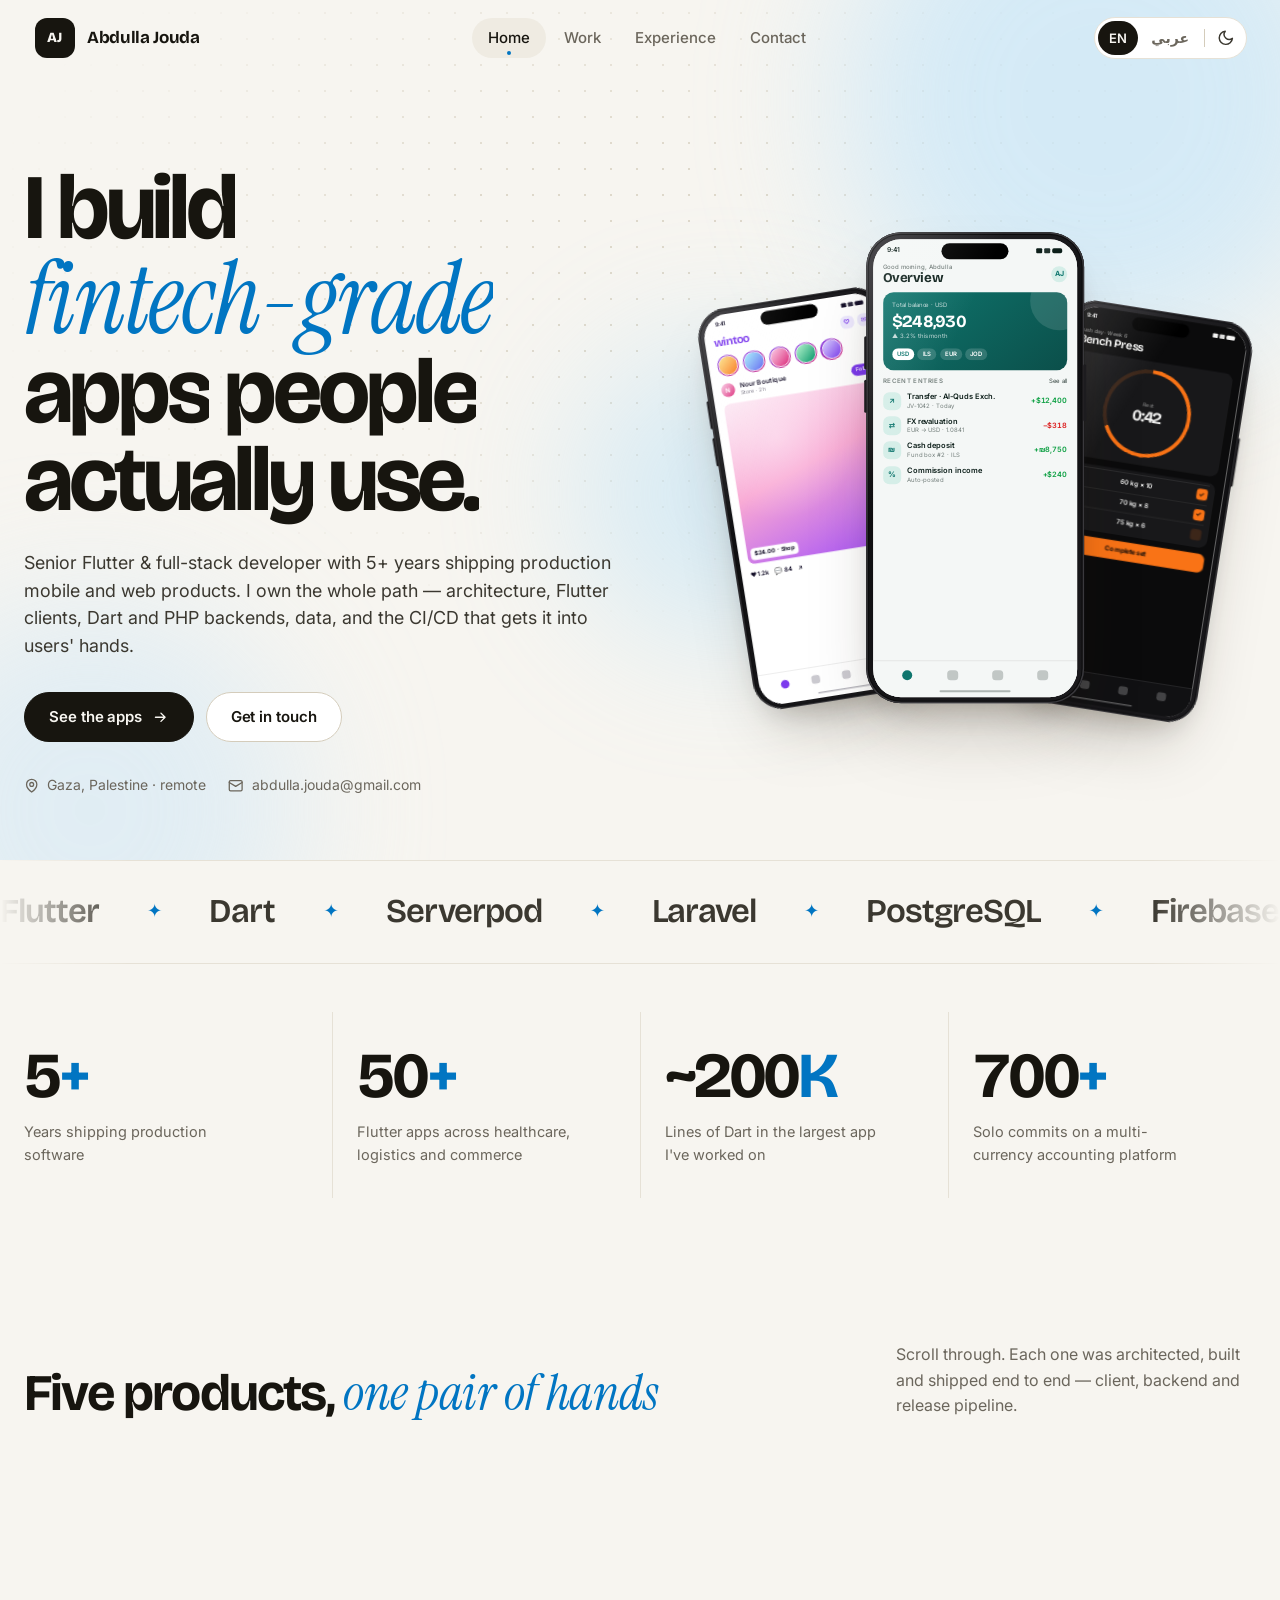
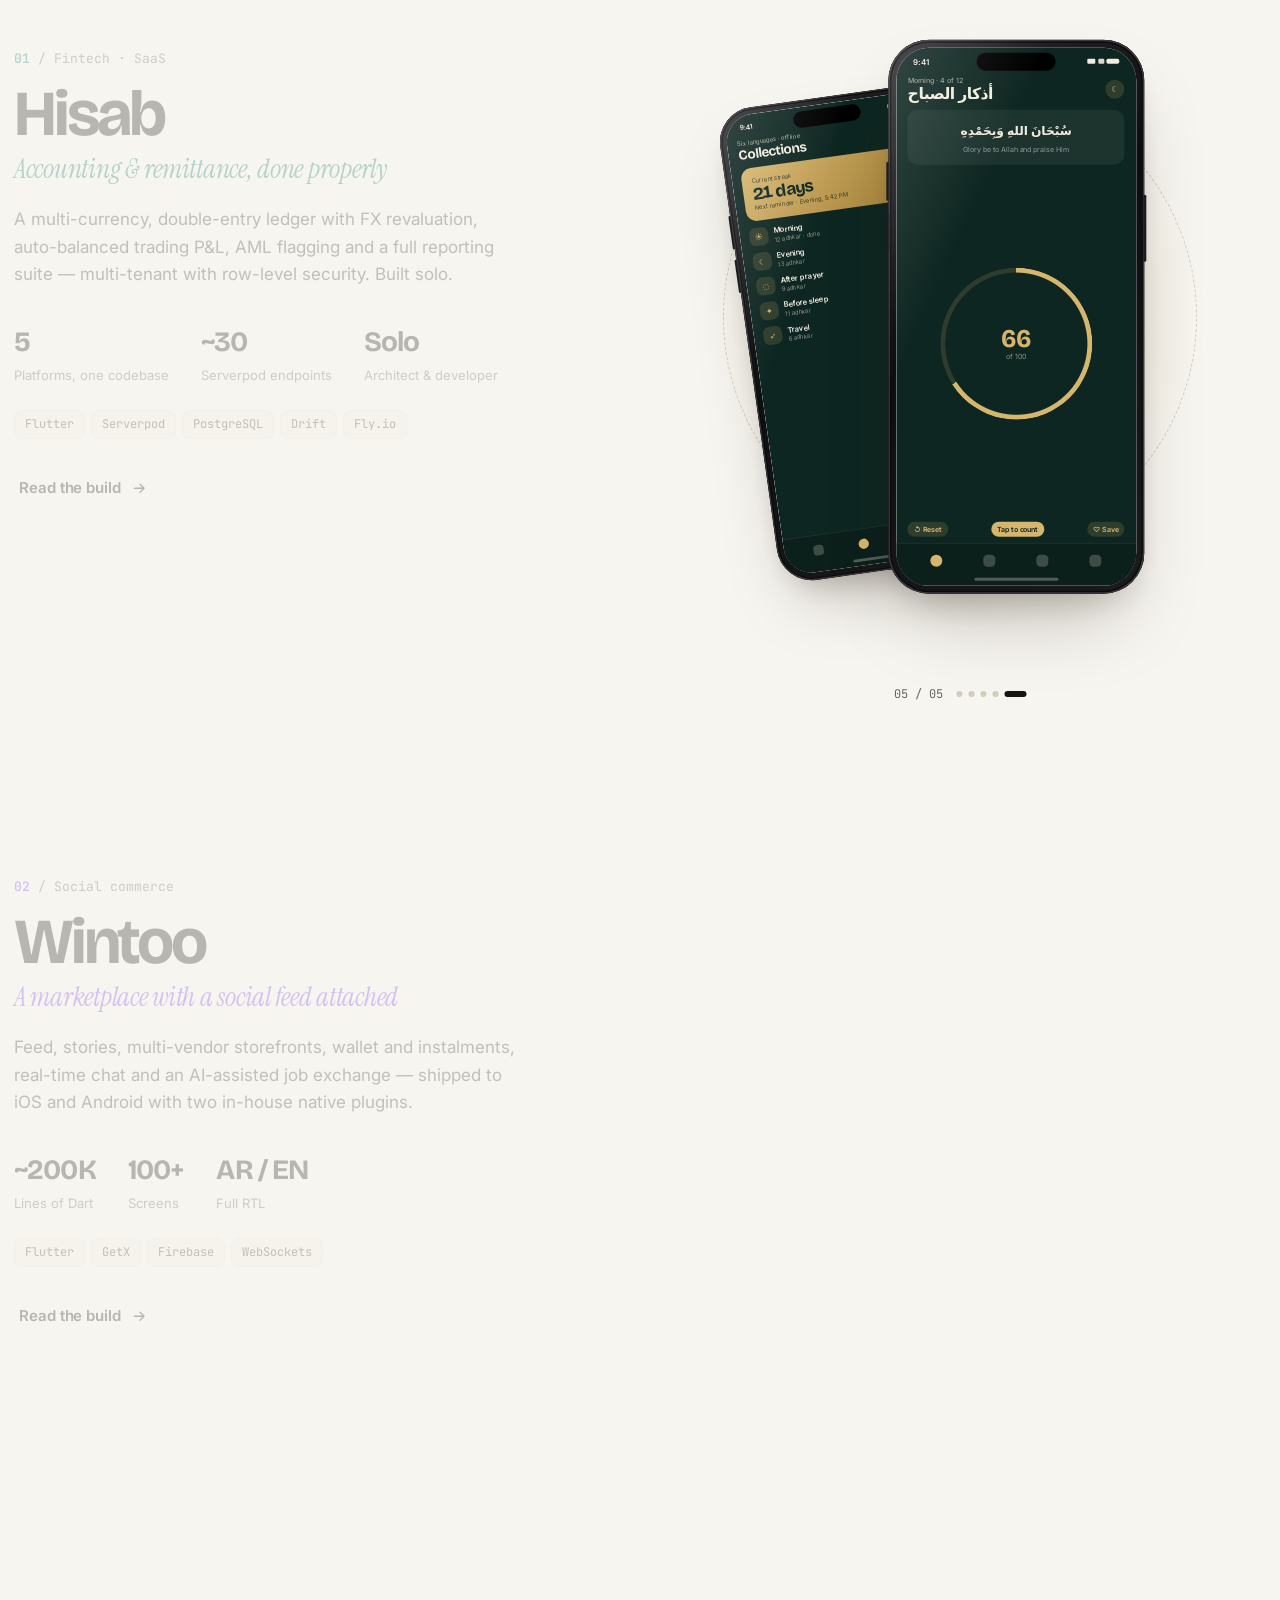
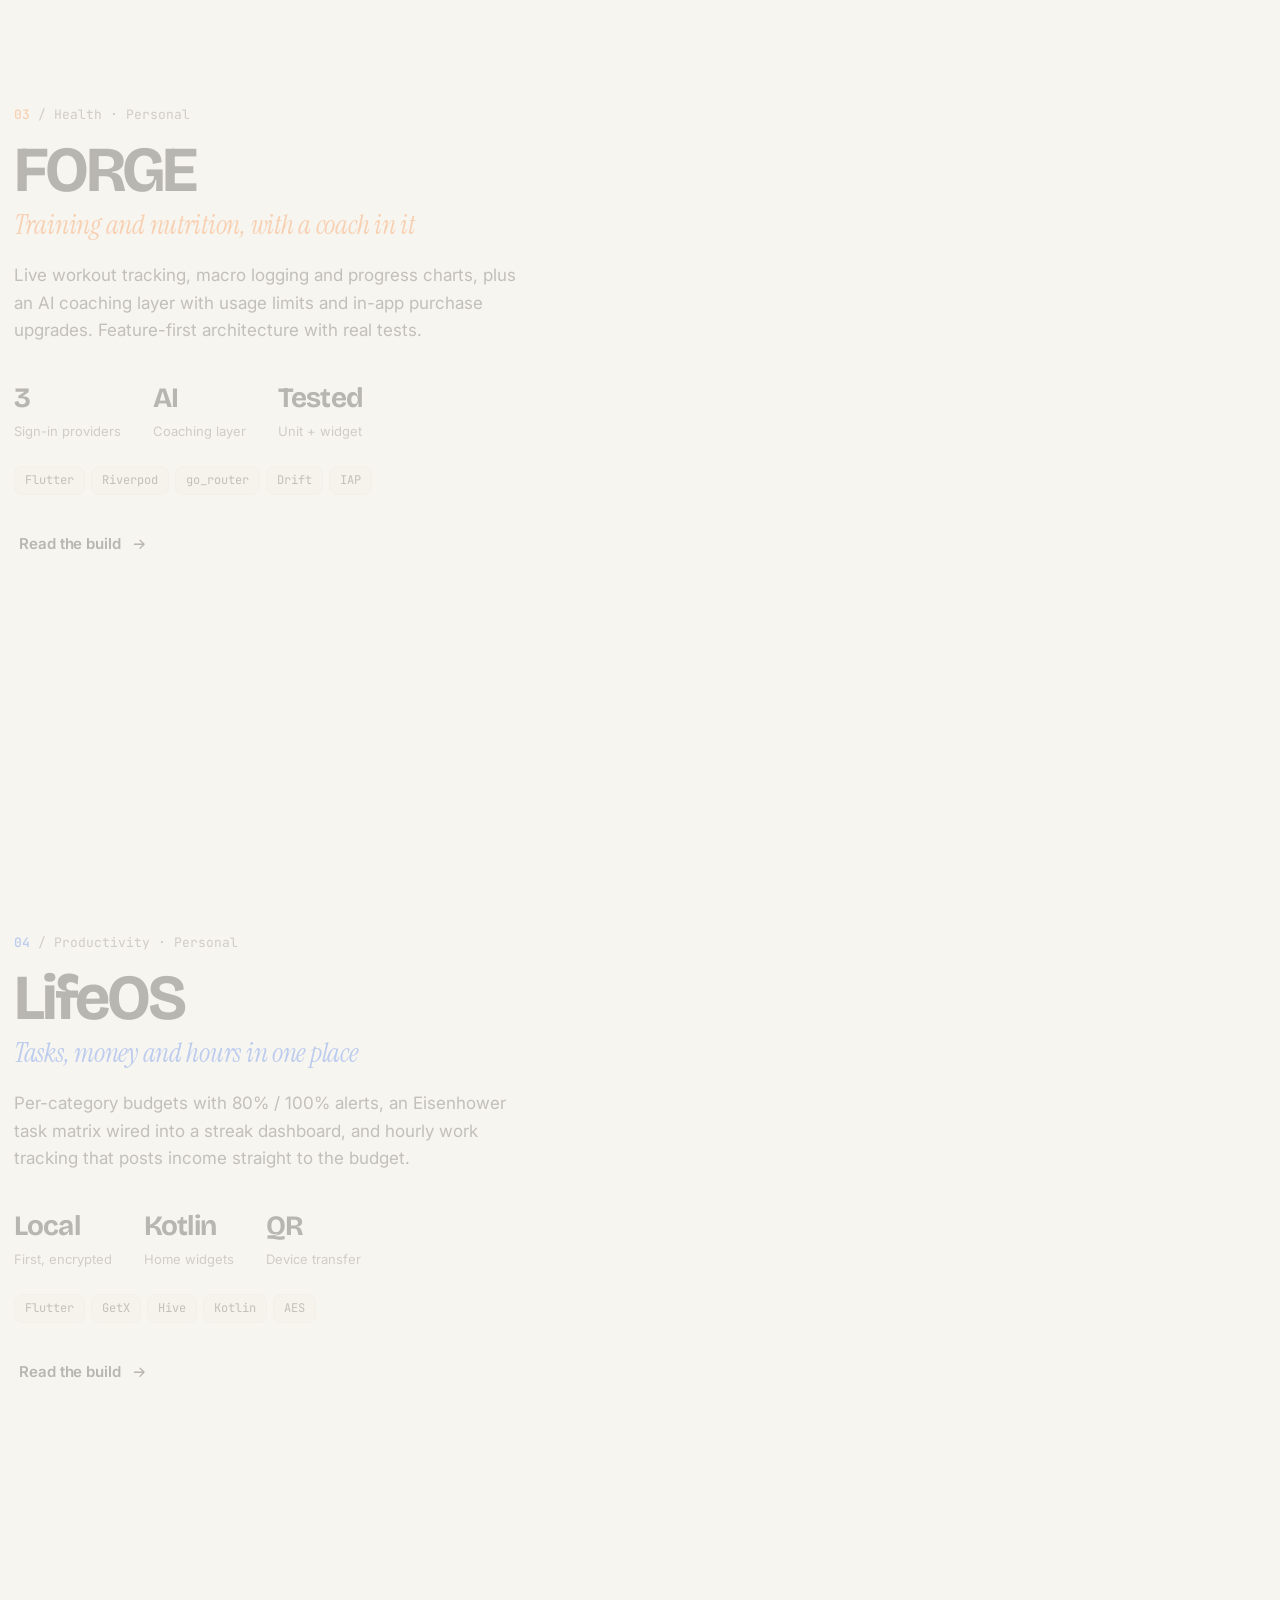
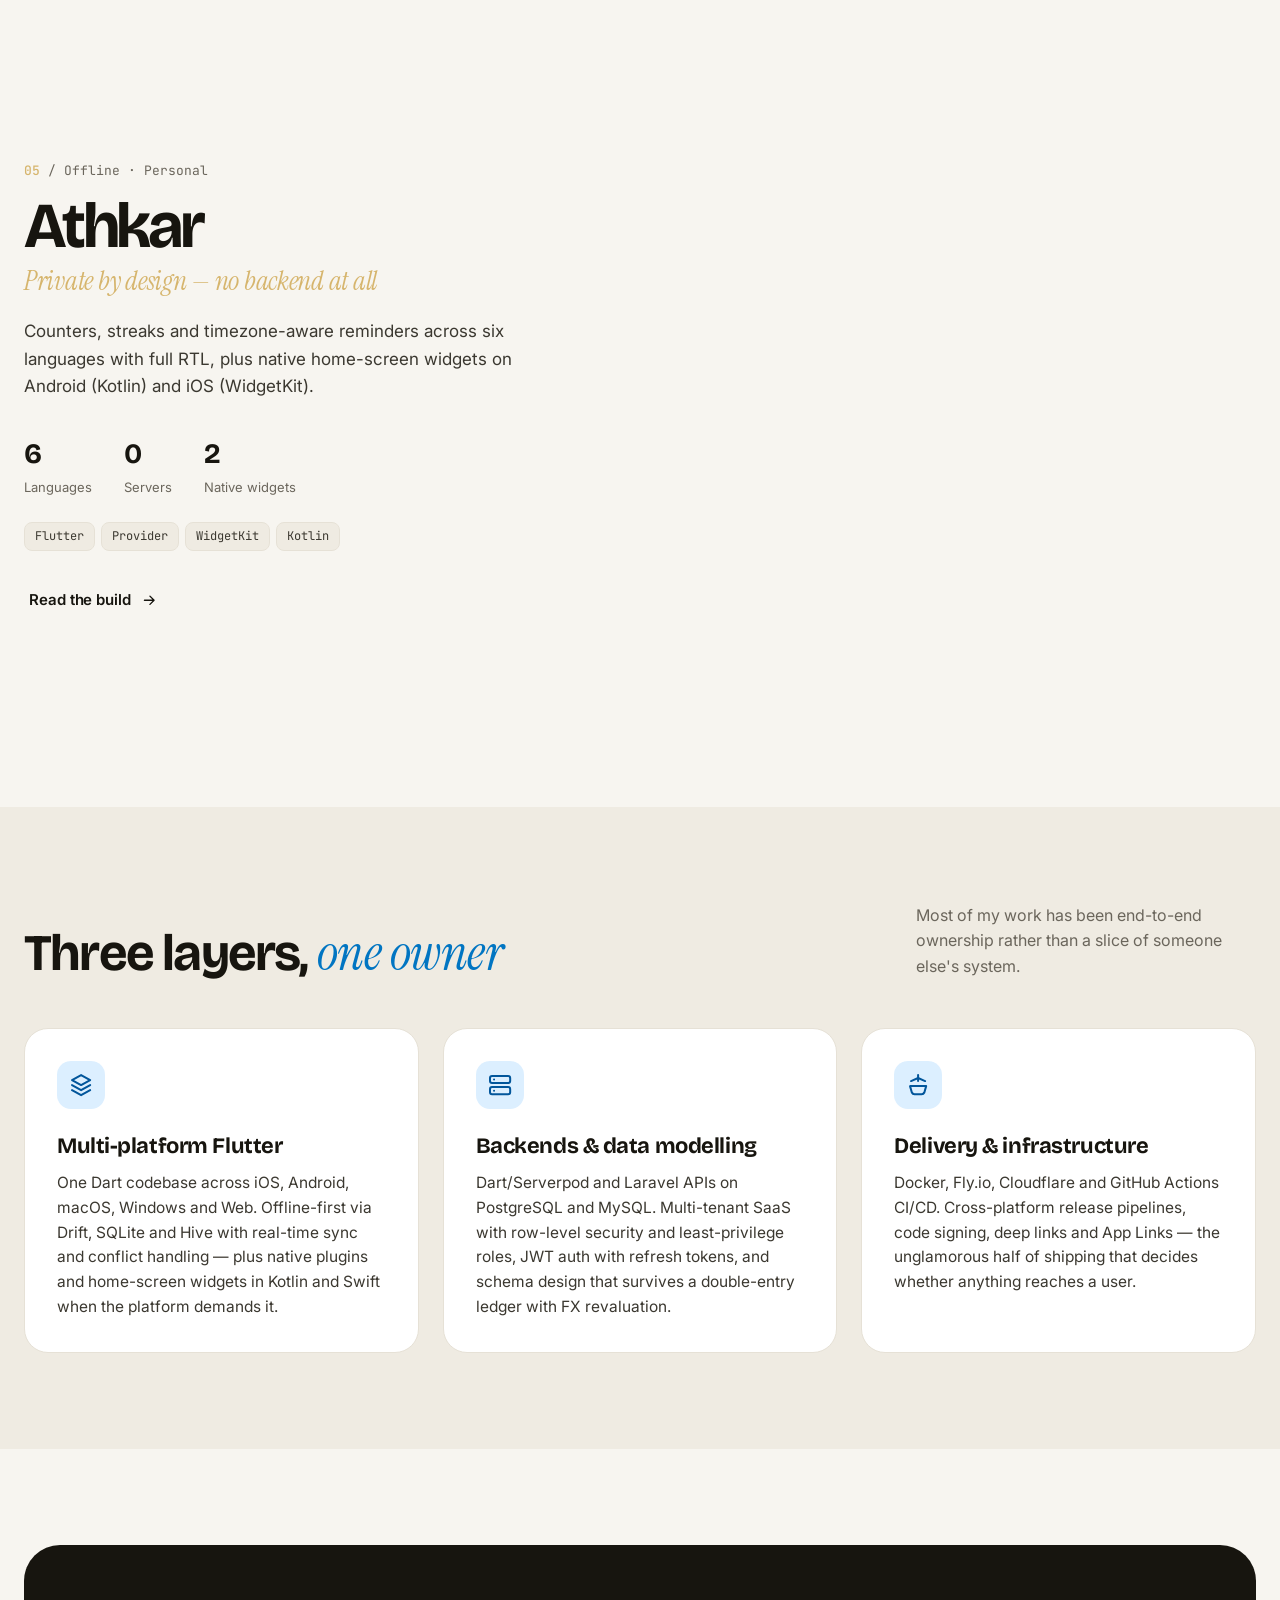
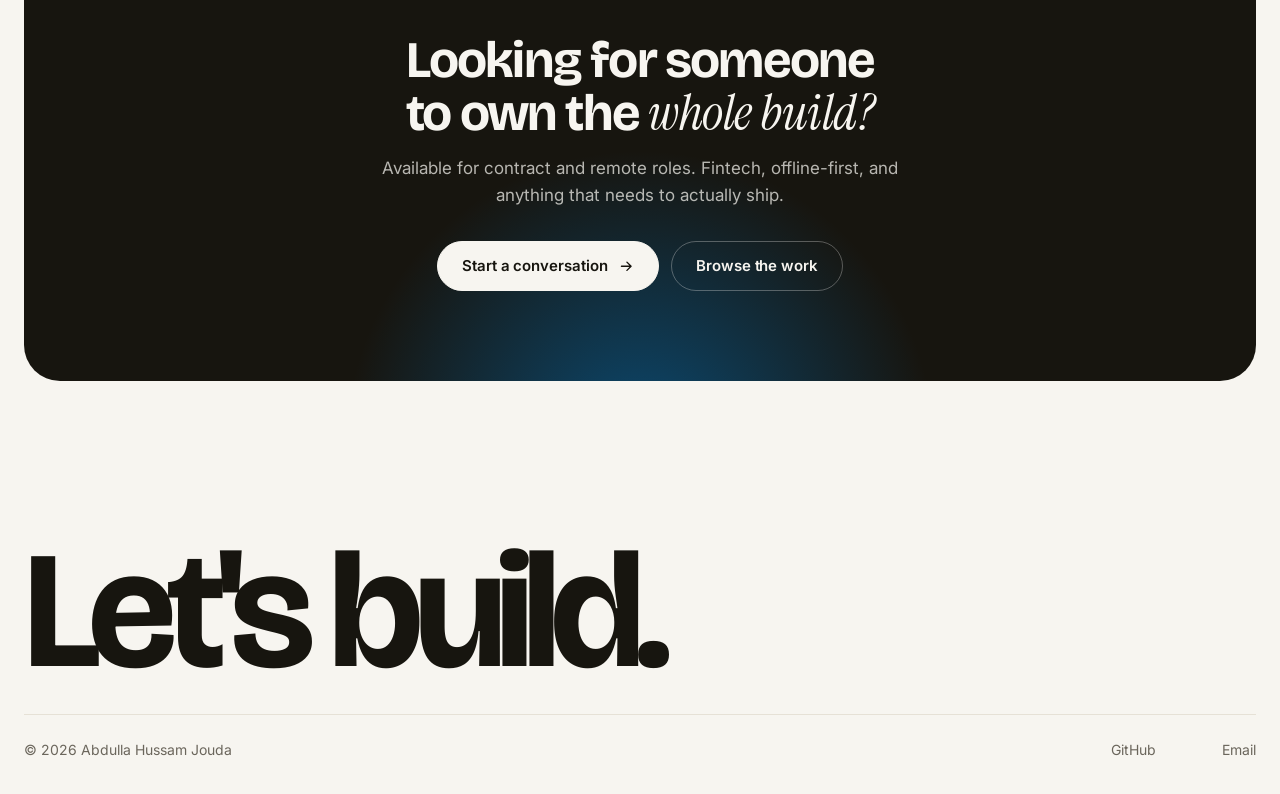
<file: index.html>
<!DOCTYPE html>
<html lang="en" data-theme="light">
<head>
<meta charset="utf-8">
<meta name="viewport" content="width=device-width, initial-scale=1">
<title>Abdulla Jouda — Senior Flutter &amp; Full-Stack Developer</title>
<meta name="description" content="Lead full-stack engineer with 5+ years building fintech-grade mobile and web products. Flutter, Dart, Serverpod, Laravel — from architecture through production deployment.">
<meta name="author" content="Abdulla Hussam Jouda">
<meta name="theme-color" content="#f7f5f0">
<link rel="canonical" href="https://abdullajouda.github.io/portfolio/">

<meta property="og:type" content="website">
<meta property="og:title" content="Abdulla Jouda — Senior Flutter &amp; Full-Stack Developer">
<meta property="og:description" content="Lead full-stack engineer building fintech-grade mobile and web products, end to end.">
<meta property="og:url" content="https://abdullajouda.github.io/portfolio/">
<meta name="twitter:card" content="summary_large_image">
<meta property="og:image" content="https://abdullajouda.github.io/portfolio/assets/og-image.png">
<meta property="og:image:width" content="1200">
<meta property="og:image:height" content="630">
<meta property="og:image:alt" content="Abdulla Jouda — Senior Flutter &amp; Full-Stack Developer, with two app screens">
<meta property="og:site_name" content="Abdulla Jouda">
<meta name="twitter:image" content="https://abdullajouda.github.io/portfolio/assets/og-image.png">
<meta name="twitter:title" content="Abdulla Jouda — Senior Flutter &amp; Full-Stack Developer">
<meta name="twitter:description" content="Lead full-stack engineer building fintech-grade mobile and web products, end to end.">

<link rel="icon" href="assets/icon.svg" type="image/svg+xml">
<link rel="icon" href="assets/icon-192.png" type="image/png" sizes="192x192">
<link rel="apple-touch-icon" href="assets/apple-touch-icon.png">
<link rel="alternate" hreflang="en" href="https://abdullajouda.github.io/portfolio/">
<link rel="alternate" hreflang="ar" href="https://abdullajouda.github.io/portfolio/ar/">
<link rel="alternate" hreflang="x-default" href="https://abdullajouda.github.io/portfolio/">
<link rel="manifest" href="manifest.json">
<link rel="preconnect" href="https://fonts.googleapis.com">
<link rel="preconnect" href="https://fonts.gstatic.com" crossorigin>
<link rel="stylesheet" href="https://fonts.googleapis.com/css2?family=Bricolage+Grotesque:opsz,wght@12..96,500;12..96,600;12..96,700;12..96,800&amp;family=Inter:wght@400;500;600;700&amp;family=Instrument+Serif:ital@0;1&amp;family=JetBrains+Mono:wght@400;500&amp;display=swap">
<link rel="stylesheet" href="css/styles.css?v=057d3c6">
<script>
  (function () {
    try { if (localStorage.getItem("theme") === "dark") document.documentElement.dataset.theme = "dark"; } catch (e) {}
  })();
</script>

<script type="application/ld+json">
{
  "@context": "https://schema.org",
  "@type": "Person",
  "name": "Abdulla Hussam Jouda",
  "jobTitle": "Senior Flutter & Full-Stack Developer",
  "email": "mailto:abdulla.jouda@gmail.com",
  "address": { "@type": "PostalAddress", "addressLocality": "Gaza", "addressCountry": "PS" },
  "alumniOf": { "@type": "CollegeOrUniversity", "name": "Islamic University of Gaza" },
  "knowsAbout": ["Flutter", "Dart", "Serverpod", "Laravel", "PostgreSQL", "Firebase", "Double-entry accounting", "Offline-first architecture"]
}
</script>
</head>

<body>
<a class="skip-link" href="#main">Skip to content</a>
<div class="scroll-progress" aria-hidden="true"></div>

<svg style="display:none" aria-hidden="true" focusable="false">
  <symbol id="i-arrow" viewBox="0 0 24 24" fill="none" stroke="currentColor" stroke-width="2" stroke-linecap="round" stroke-linejoin="round"><path d="M5 12h14M13 6l6 6-6 6"/></symbol>
  <symbol id="i-mail" viewBox="0 0 24 24" fill="none" stroke="currentColor" stroke-width="2" stroke-linecap="round" stroke-linejoin="round"><rect x="2" y="4" width="20" height="16" rx="2"/><path d="m2 7 10 6 10-6"/></symbol>
  <symbol id="i-pin" viewBox="0 0 24 24" fill="none" stroke="currentColor" stroke-width="2" stroke-linecap="round" stroke-linejoin="round"><path d="M20 10c0 6-8 12-8 12s-8-6-8-12a8 8 0 0 1 16 0Z"/><circle cx="12" cy="10" r="3"/></symbol>
  <symbol id="i-menu" viewBox="0 0 24 24" fill="none" stroke="currentColor" stroke-width="2" stroke-linecap="round"><path d="M4 7h16M4 12h16M4 17h16"/></symbol>
  <symbol id="i-close" viewBox="0 0 24 24" fill="none" stroke="currentColor" stroke-width="2" stroke-linecap="round"><path d="M6 6l12 12M18 6L6 18"/></symbol>
  <symbol id="i-moon" viewBox="0 0 24 24" fill="none" stroke="currentColor" stroke-width="2" stroke-linecap="round" stroke-linejoin="round"><path d="M21 12.8A9 9 0 1 1 11.2 3a7 7 0 0 0 9.8 9.8Z"/></symbol>
  <symbol id="i-sun" viewBox="0 0 24 24" fill="none" stroke="currentColor" stroke-width="2" stroke-linecap="round"><circle cx="12" cy="12" r="4"/><path d="M12 2v2M12 20v2M4.9 4.9l1.4 1.4M17.7 17.7l1.4 1.4M2 12h2M20 12h2M4.9 19.1l1.4-1.4M17.7 6.3l1.4-1.4"/></symbol>
  <symbol id="i-layers" viewBox="0 0 24 24" fill="none" stroke="currentColor" stroke-width="2" stroke-linecap="round" stroke-linejoin="round"><path d="m12 2 9 5-9 5-9-5 9-5Z"/><path d="m3 17 9 5 9-5"/><path d="m3 12 9 5 9-5"/></symbol>
  <symbol id="i-server" viewBox="0 0 24 24" fill="none" stroke="currentColor" stroke-width="2" stroke-linecap="round" stroke-linejoin="round"><rect x="2" y="3" width="20" height="7" rx="2"/><rect x="2" y="14" width="20" height="7" rx="2"/><path d="M6 6.5h.01M6 17.5h.01"/></symbol>
  <symbol id="i-ship" viewBox="0 0 24 24" fill="none" stroke="currentColor" stroke-width="2" stroke-linecap="round" stroke-linejoin="round"><path d="M12 2v6"/><path d="m5 8 7-3 7 3"/><path d="M4 13h16l-1.8 6.3A3 3 0 0 1 15.3 21H8.7a3 3 0 0 1-2.9-1.7L4 13Z"/></symbol>
</svg>

<header class="site-header">
  <div class="container container--wide">
    <nav class="nav" aria-label="Primary">
      <a class="brand" href="index.html">
        <span class="monogram" aria-hidden="true">AJ</span>
        <span>Abdulla Jouda</span>
      </a>

      <ul class="nav-links">
        <li><a href="index.html" aria-current="page">Home</a></li>
        <li><a href="projects.html">Work</a></li>
        <li><a href="experience.html">Experience</a></li>
        <li><a href="contact.html">Contact</a></li>
      </ul>

      <div class="nav-actions">
        <a class="btn btn--secondary btn--sm nav-resume" data-site-link="resume" href="#" hidden>Resume</a>
        <div class="prefs" role="group" aria-label="Language and theme">
          <span class="prefs__lang" role="group" aria-label="Language">
            <span class="prefs__opt is-on" lang="en" aria-current="true">EN</span>
            <a class="prefs__opt" href="ar/index.html" lang="ar" hreflang="ar">عربي</a>
          </span>
          <span class="prefs__sep" aria-hidden="true"></span>
          <button class="prefs__theme" type="button" data-theme-toggle aria-label="Switch colour theme">
            <svg class="icon icon-moon" aria-hidden="true"><use href="#i-moon"/></svg>
            <svg class="icon icon-sun" aria-hidden="true"><use href="#i-sun"/></svg>
          </button>
        </div>
        <button class="icon-btn nav-toggle" type="button" data-nav-open aria-expanded="false" aria-controls="mobile-nav" aria-label="Open menu">
          <svg class="icon" aria-hidden="true"><use href="#i-menu"/></svg>
        </button>
      </div>
    </nav>
  </div>
</header>

<div class="nav-backdrop" data-nav-backdrop data-nav-close></div>
<div class="nav-drawer" id="mobile-nav" data-nav-drawer aria-label="Mobile navigation">
  <div class="nav-drawer__head">
    <span class="eyebrow">Menu</span>
    <button class="icon-btn" type="button" data-nav-close aria-label="Close menu">
      <svg class="icon" aria-hidden="true"><use href="#i-close"/></svg>
    </button>
  </div>
  <ul class="nav-drawer__links">
    <li><a href="index.html" aria-current="page">Home</a></li>
    <li><a href="projects.html">Work</a></li>
    <li><a href="experience.html">Experience</a></li>
    <li><a href="contact.html">Contact</a></li>
  </ul>
  <a class="btn btn--primary btn--block" data-site-link="resume" href="#" hidden>Download resume</a>
</div>

<main id="main">

  <!-- ============================================================ hero -->
  <section class="hero" data-parallax-scene>
    <div class="hero__bg" aria-hidden="true">
      <span class="blob blob--a"></span>
      <span class="blob blob--b"></span>
      <span class="blob blob--c"></span>
    </div>

    <div class="container container--wide">
      <div class="hero__grid">
        <div>
          <h1 class="display hero__title" data-split>I build <span class="serif">fintech-grade</span> apps people actually use.</h1>
          <p class="lede hero__lede fade-up" style="--d:650ms">
            Senior Flutter &amp; full-stack developer with 5+ years shipping production
            mobile and web products. I own the whole path — architecture, Flutter clients,
            Dart and PHP backends, data, and the CI/CD that gets it into users' hands.
          </p>

          <div class="hero__actions fade-up" style="--d:800ms">
            <a class="btn btn--primary" href="#apps">
              See the apps
              <svg class="icon icon-arrow" aria-hidden="true"><use href="#i-arrow"/></svg>
            </a>
            <a class="btn btn--secondary" href="contact.html">Get in touch</a>
          </div>

          <div class="hero__meta fade-up" style="--d:950ms">
            <span><svg class="icon" aria-hidden="true"><use href="#i-pin"/></svg> Gaza, Palestine · remote</span>
            <a data-site-link="email" href="#"><svg class="icon" aria-hidden="true"><use href="#i-mail"/></svg> <span data-site-text="email">abdulla.jouda@gmail.com</span></a>
          </div>
        </div>

        <div class="hero-phones" aria-label="Screens from apps I've built">
          <div class="hero-phones__item hero-phones__item--l" data-depth="-10">
            <div class="float"><div data-phone="wintoo/feed"></div></div>
          </div>
          <div class="hero-phones__item hero-phones__item--c" data-depth="14">
            <div class="float"><div data-phone="hisab/dashboard"></div></div>
          </div>
          <div class="hero-phones__item hero-phones__item--r" data-depth="-6">
            <div class="float"><div data-phone="forge/workout"></div></div>
          </div>
        </div>
      </div>
    </div>
  </section>

  <!-- ========================================================= marquee -->
  <div class="marquee" aria-label="Core stack">
    <div class="marquee__track">
      <ul class="marquee__group">
        <li class="marquee__item">Flutter</li><li class="marquee__item">Dart</li><li class="marquee__item">Serverpod</li>
        <li class="marquee__item">Laravel</li><li class="marquee__item">PostgreSQL</li><li class="marquee__item">Firebase</li>
        <li class="marquee__item">Riverpod</li><li class="marquee__item">Drift</li><li class="marquee__item">Docker</li>
        <li class="marquee__item">Swift</li><li class="marquee__item">Kotlin</li>
      </ul>
      <ul class="marquee__group" aria-hidden="true">
        <li class="marquee__item">Flutter</li><li class="marquee__item">Dart</li><li class="marquee__item">Serverpod</li>
        <li class="marquee__item">Laravel</li><li class="marquee__item">PostgreSQL</li><li class="marquee__item">Firebase</li>
        <li class="marquee__item">Riverpod</li><li class="marquee__item">Drift</li><li class="marquee__item">Docker</li>
        <li class="marquee__item">Swift</li><li class="marquee__item">Kotlin</li>
      </ul>
    </div>
  </div>

  <!-- =========================================================== stats -->
  <section class="section section--tight">
    <div class="container container--wide">
      <div class="stats" data-stagger>
        <div class="stat">
          <p class="stat__value" data-count="5"><em>+</em></p>
          <p class="stat__label">Years shipping production software</p>
        </div>
        <div class="stat">
          <p class="stat__value" data-count="50"><em>+</em></p>
          <p class="stat__label">Flutter apps across healthcare, logistics and commerce</p>
        </div>
        <div class="stat">
          <p class="stat__value" data-count="200" data-prefix="~"><em>K</em></p>
          <p class="stat__label">Lines of Dart in the largest app I've worked on</p>
        </div>
        <div class="stat">
          <p class="stat__value" data-count="700"><em>+</em></p>
          <p class="stat__label">Solo commits on a multi-currency accounting platform</p>
        </div>
      </div>
    </div>
  </section>

  <!-- ======================================================== showcase -->
  <section class="section" id="apps" style="padding-bottom:0">
    <div class="container container--wide">
      <div class="section-head" data-reveal>
        <div>
          <h2 class="h2">Five products, <span class="serif accent">one pair of hands</span></h2>
        </div>
        <p class="muted" style="max-width:36ch">Scroll through. Each one was architected, built and shipped end to end — client, backend and release pipeline.</p>
      </div>

      <div class="showcase" data-showcase>
        <div class="showcase__steps">

          <article class="step" data-step data-front="hisab/dashboard" data-back="hisab/reports">
            <div class="step__phones"></div>
            <div class="step__inner">
              <p class="step__num"><b>01</b> / Fintech · SaaS</p>
              <h3 class="step__name">Hisab<span>Accounting &amp; remittance, done properly</span></h3>
              <p class="step__body">A multi-currency, double-entry ledger with FX revaluation, auto-balanced trading P&amp;L, AML flagging and a full reporting suite — multi-tenant with row-level security. Built solo.</p>
              <dl class="step__facts">
                <div><dt>5</dt><dd>Platforms, one codebase</dd></div>
                <div><dt>~30</dt><dd>Serverpod endpoints</dd></div>
                <div><dt>Solo</dt><dd>Architect &amp; developer</dd></div>
              </dl>
              <div class="techline"><span class="tech">Flutter</span><span class="tech">Serverpod</span><span class="tech">PostgreSQL</span><span class="tech">Drift</span><span class="tech">Fly.io</span></div>
              <a class="btn btn--ghost step__link" href="projects.html#hisab">Read the build <svg class="icon icon-arrow" aria-hidden="true"><use href="#i-arrow"/></svg></a>
            </div>
          </article>

          <article class="step" data-step data-front="wintoo/feed" data-back="wintoo/shop">
            <div class="step__phones"></div>
            <div class="step__inner">
              <p class="step__num"><b>02</b> / Social commerce</p>
              <h3 class="step__name">Wintoo<span>A marketplace with a social feed attached</span></h3>
              <p class="step__body">Feed, stories, multi-vendor storefronts, wallet and instalments, real-time chat and an AI-assisted job exchange — shipped to iOS and Android with two in-house native plugins.</p>
              <dl class="step__facts">
                <div><dt>~200K</dt><dd>Lines of Dart</dd></div>
                <div><dt>100+</dt><dd>Screens</dd></div>
                <div><dt>AR / EN</dt><dd>Full RTL</dd></div>
              </dl>
              <div class="techline"><span class="tech">Flutter</span><span class="tech">GetX</span><span class="tech">Firebase</span><span class="tech">WebSockets</span></div>
              <a class="btn btn--ghost step__link" href="projects.html#wintoo">Read the build <svg class="icon icon-arrow" aria-hidden="true"><use href="#i-arrow"/></svg></a>
            </div>
          </article>

          <article class="step" data-step data-front="forge/workout" data-back="forge/nutrition">
            <div class="step__phones"></div>
            <div class="step__inner">
              <p class="step__num"><b>03</b> / Health · Personal</p>
              <h3 class="step__name">FORGE<span>Training and nutrition, with a coach in it</span></h3>
              <p class="step__body">Live workout tracking, macro logging and progress charts, plus an AI coaching layer with usage limits and in-app purchase upgrades. Feature-first architecture with real tests.</p>
              <dl class="step__facts">
                <div><dt>3</dt><dd>Sign-in providers</dd></div>
                <div><dt>AI</dt><dd>Coaching layer</dd></div>
                <div><dt>Tested</dt><dd>Unit + widget</dd></div>
              </dl>
              <div class="techline"><span class="tech">Flutter</span><span class="tech">Riverpod</span><span class="tech">go_router</span><span class="tech">Drift</span><span class="tech">IAP</span></div>
              <a class="btn btn--ghost step__link" href="projects.html#forge">Read the build <svg class="icon icon-arrow" aria-hidden="true"><use href="#i-arrow"/></svg></a>
            </div>
          </article>

          <article class="step" data-step data-front="lifeos/budget" data-back="lifeos/tasks">
            <div class="step__phones"></div>
            <div class="step__inner">
              <p class="step__num"><b>04</b> / Productivity · Personal</p>
              <h3 class="step__name">LifeOS<span>Tasks, money and hours in one place</span></h3>
              <p class="step__body">Per-category budgets with 80% / 100% alerts, an Eisenhower task matrix wired into a streak dashboard, and hourly work tracking that posts income straight to the budget.</p>
              <dl class="step__facts">
                <div><dt>Local</dt><dd>First, encrypted</dd></div>
                <div><dt>Kotlin</dt><dd>Home widgets</dd></div>
                <div><dt>QR</dt><dd>Device transfer</dd></div>
              </dl>
              <div class="techline"><span class="tech">Flutter</span><span class="tech">GetX</span><span class="tech">Hive</span><span class="tech">Kotlin</span><span class="tech">AES</span></div>
              <a class="btn btn--ghost step__link" href="projects.html#lifeos">Read the build <svg class="icon icon-arrow" aria-hidden="true"><use href="#i-arrow"/></svg></a>
            </div>
          </article>

          <article class="step" data-step data-front="athkar/counter" data-back="athkar/collections">
            <div class="step__phones"></div>
            <div class="step__inner">
              <p class="step__num"><b>05</b> / Offline · Personal</p>
              <h3 class="step__name">Athkar<span>Private by design — no backend at all</span></h3>
              <p class="step__body">Counters, streaks and timezone-aware reminders across six languages with full RTL, plus native home-screen widgets on Android (Kotlin) and iOS (WidgetKit).</p>
              <dl class="step__facts">
                <div><dt>6</dt><dd>Languages</dd></div>
                <div><dt>0</dt><dd>Servers</dd></div>
                <div><dt>2</dt><dd>Native widgets</dd></div>
              </dl>
              <div class="techline"><span class="tech">Flutter</span><span class="tech">Provider</span><span class="tech">WidgetKit</span><span class="tech">Kotlin</span></div>
              <a class="btn btn--ghost step__link" href="projects.html#athkar">Read the build <svg class="icon icon-arrow" aria-hidden="true"><use href="#i-arrow"/></svg></a>
            </div>
          </article>

        </div>

        <div class="showcase__stage" data-stage aria-hidden="true">
          <span class="stage__glow"></span>
          <span class="stage__ring"></span>
          <div class="stage__counter"><span data-stage-count>01 / 05</span><span class="stage__dots" data-stage-dots></span></div>
        </div>
      </div>
    </div>
  </section>

  <!-- ===================================================== capabilities -->
  <section class="section section--sunk">
    <div class="container container--wide">
      <div class="section-head" data-reveal>
        <div>
          <h2 class="h2">Three layers, <span class="serif accent">one owner</span></h2>
        </div>
        <p class="muted" style="max-width:34ch">Most of my work has been end-to-end ownership rather than a slice of someone else's system.</p>
      </div>

      <div class="grid grid--3" data-stagger>
        <article class="card">
          <span class="card__icon"><svg class="icon" aria-hidden="true"><use href="#i-layers"/></svg></span>
          <h3 class="card__title">Multi-platform Flutter</h3>
          <p class="card__body">
            One Dart codebase across iOS, Android, macOS, Windows and Web. Offline-first via
            Drift, SQLite and Hive with real-time sync and conflict handling — plus native
            plugins and home-screen widgets in Kotlin and Swift when the platform demands it.
          </p>
        </article>

        <article class="card">
          <span class="card__icon"><svg class="icon" aria-hidden="true"><use href="#i-server"/></svg></span>
          <h3 class="card__title">Backends &amp; data modelling</h3>
          <p class="card__body">
            Dart/Serverpod and Laravel APIs on PostgreSQL and MySQL. Multi-tenant SaaS with
            row-level security and least-privilege roles, JWT auth with refresh tokens, and
            schema design that survives a double-entry ledger with FX revaluation.
          </p>
        </article>

        <article class="card">
          <span class="card__icon"><svg class="icon" aria-hidden="true"><use href="#i-ship"/></svg></span>
          <h3 class="card__title">Delivery &amp; infrastructure</h3>
          <p class="card__body">
            Docker, Fly.io, Cloudflare and GitHub Actions CI/CD. Cross-platform release
            pipelines, code signing, deep links and App Links — the unglamorous half of
            shipping that decides whether anything reaches a user.
          </p>
        </article>
      </div>
    </div>
  </section>

  <!-- ============================================================= cta -->
  <section class="section">
    <div class="container container--wide">
      <div class="cta" data-reveal>
        <h2 class="h2">Looking for someone to own the <span class="serif">whole build?</span></h2>
        <p>Available for contract and remote roles. Fintech, offline-first, and anything that needs to actually ship.</p>
        <div class="cta__actions">
          <a class="btn btn--primary" href="contact.html">Start a conversation <svg class="icon icon-arrow" aria-hidden="true"><use href="#i-arrow"/></svg></a>
          <a class="btn btn--secondary" href="projects.html">Browse the work</a>
        </div>
      </div>
    </div>
  </section>

</main>

<footer class="site-footer">
  <div class="container container--wide">
    <div class="site-footer__big" data-reveal><a href="contact.html">Let's build.</a></div>
    <div class="site-footer__inner">
      <p class="small muted">© <span data-year>2026</span> Abdulla Hussam Jouda</p>
      <ul class="site-footer__links">
        <li><a data-site-link="github" href="#" hidden>GitHub</a></li>
        <li><a data-site-link="linkedin" href="#" hidden>LinkedIn</a></li>
        <li><a data-site-link="twitter" href="#" hidden>X</a></li>
        <li><a data-site-link="email" href="#">Email</a></li>
      </ul>
    </div>
  </div>
</footer>

<script src="js/site-config.js?v=057d3c6"></script>
<script src="js/screens.js?v=057d3c6"></script>
<script src="js/site.js?v=057d3c6"></script>
</body>
</html>
</file>
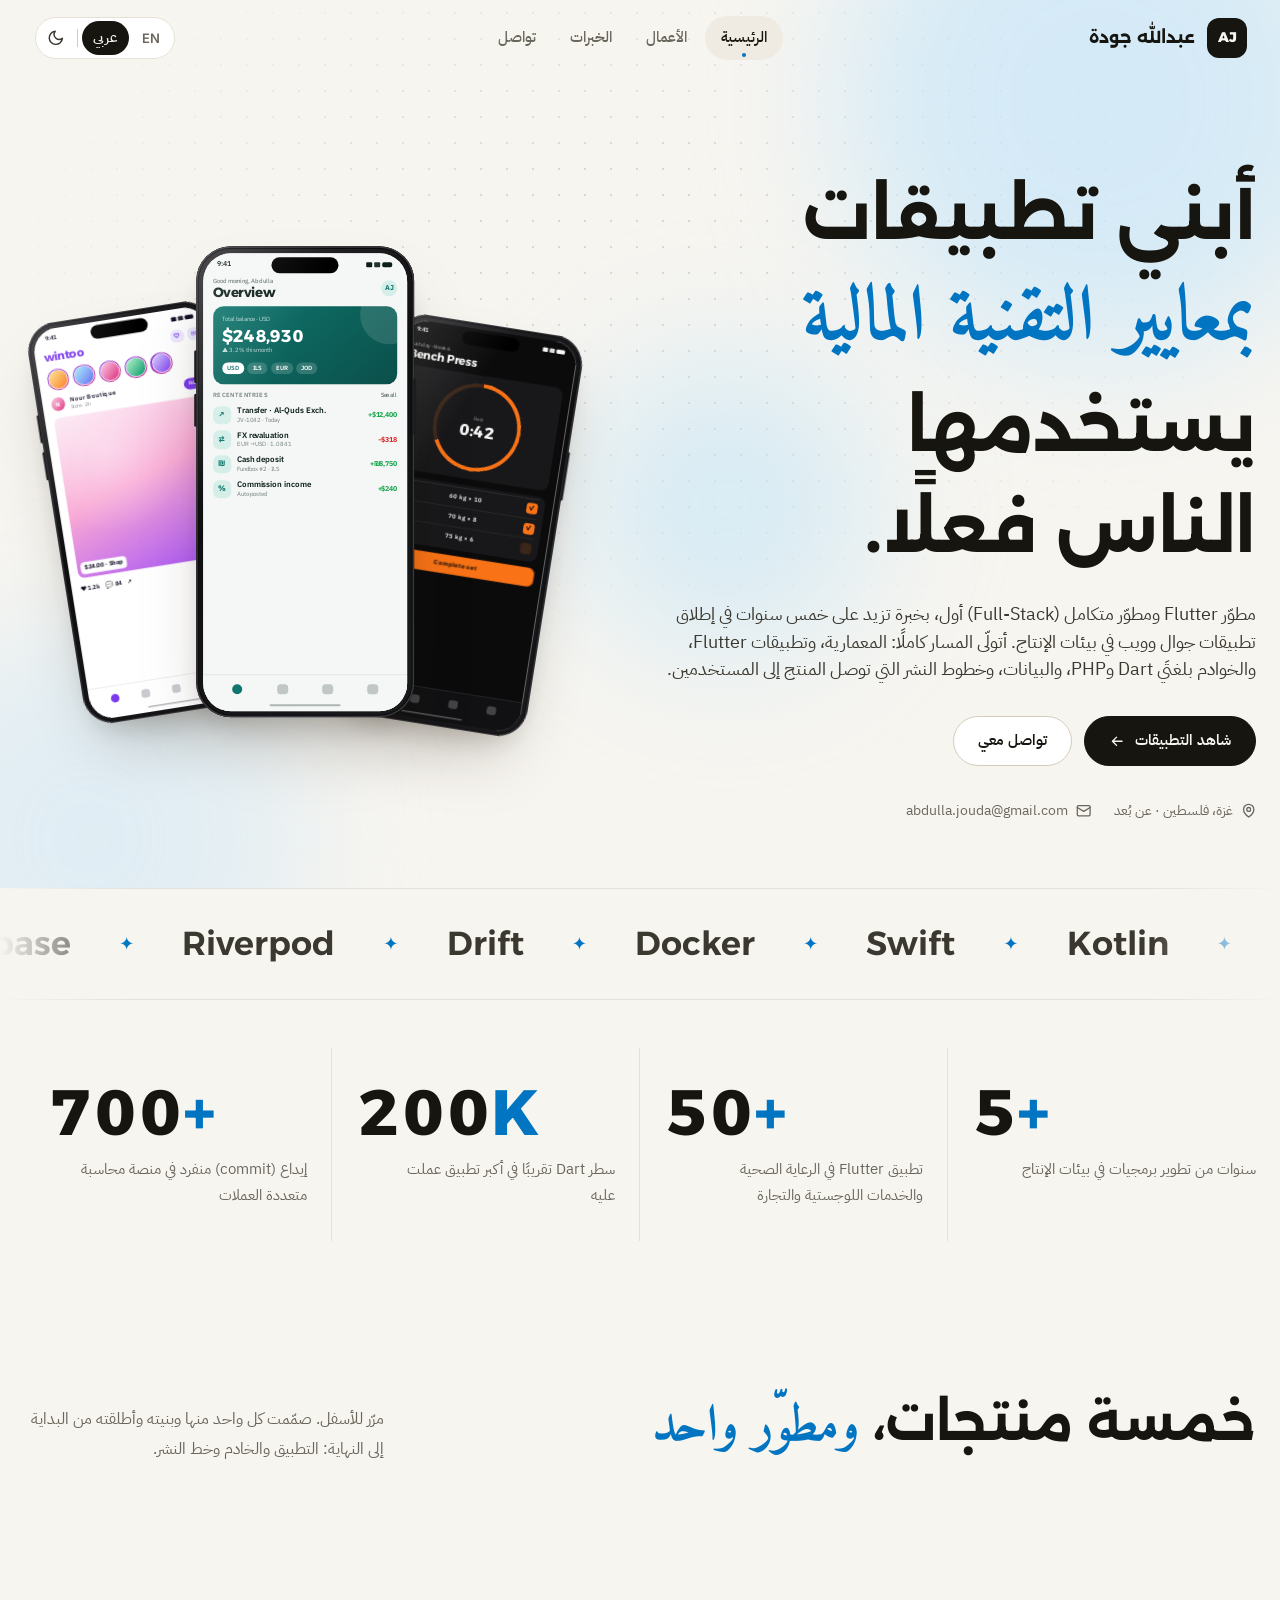
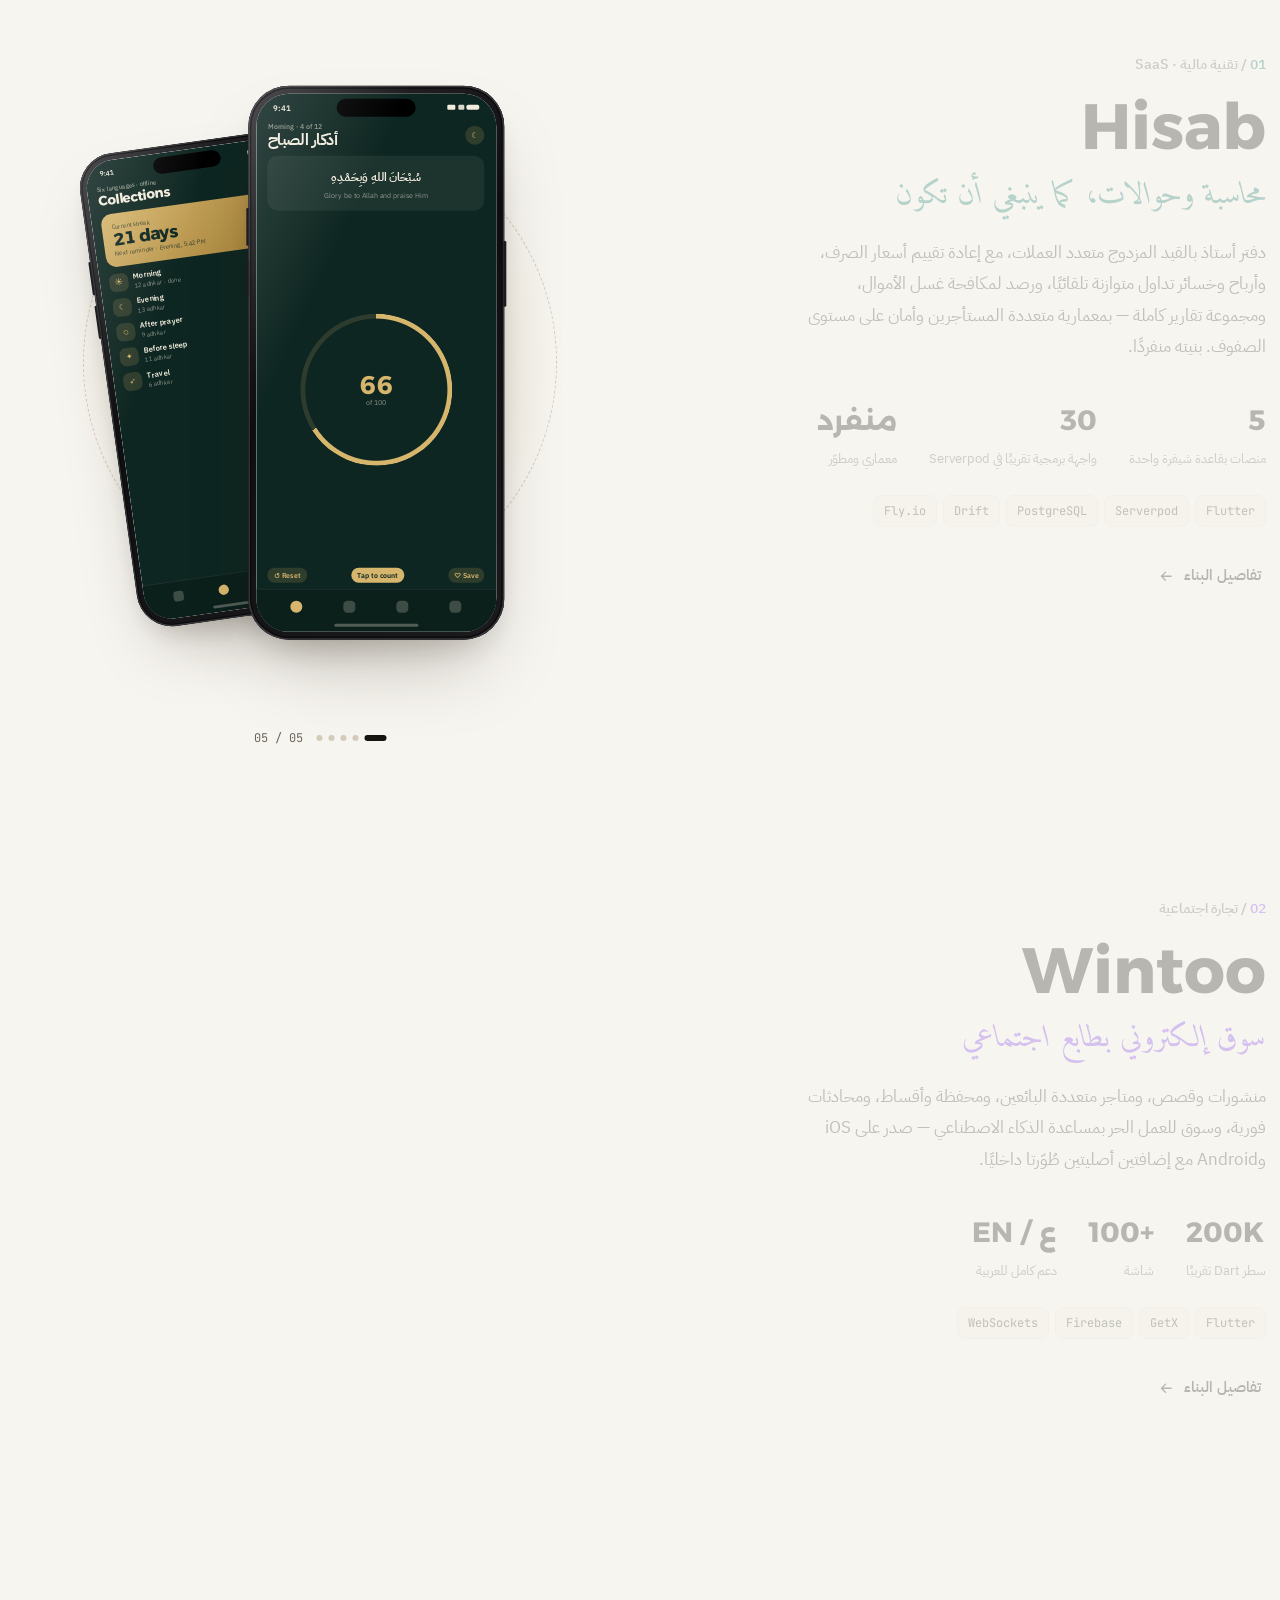
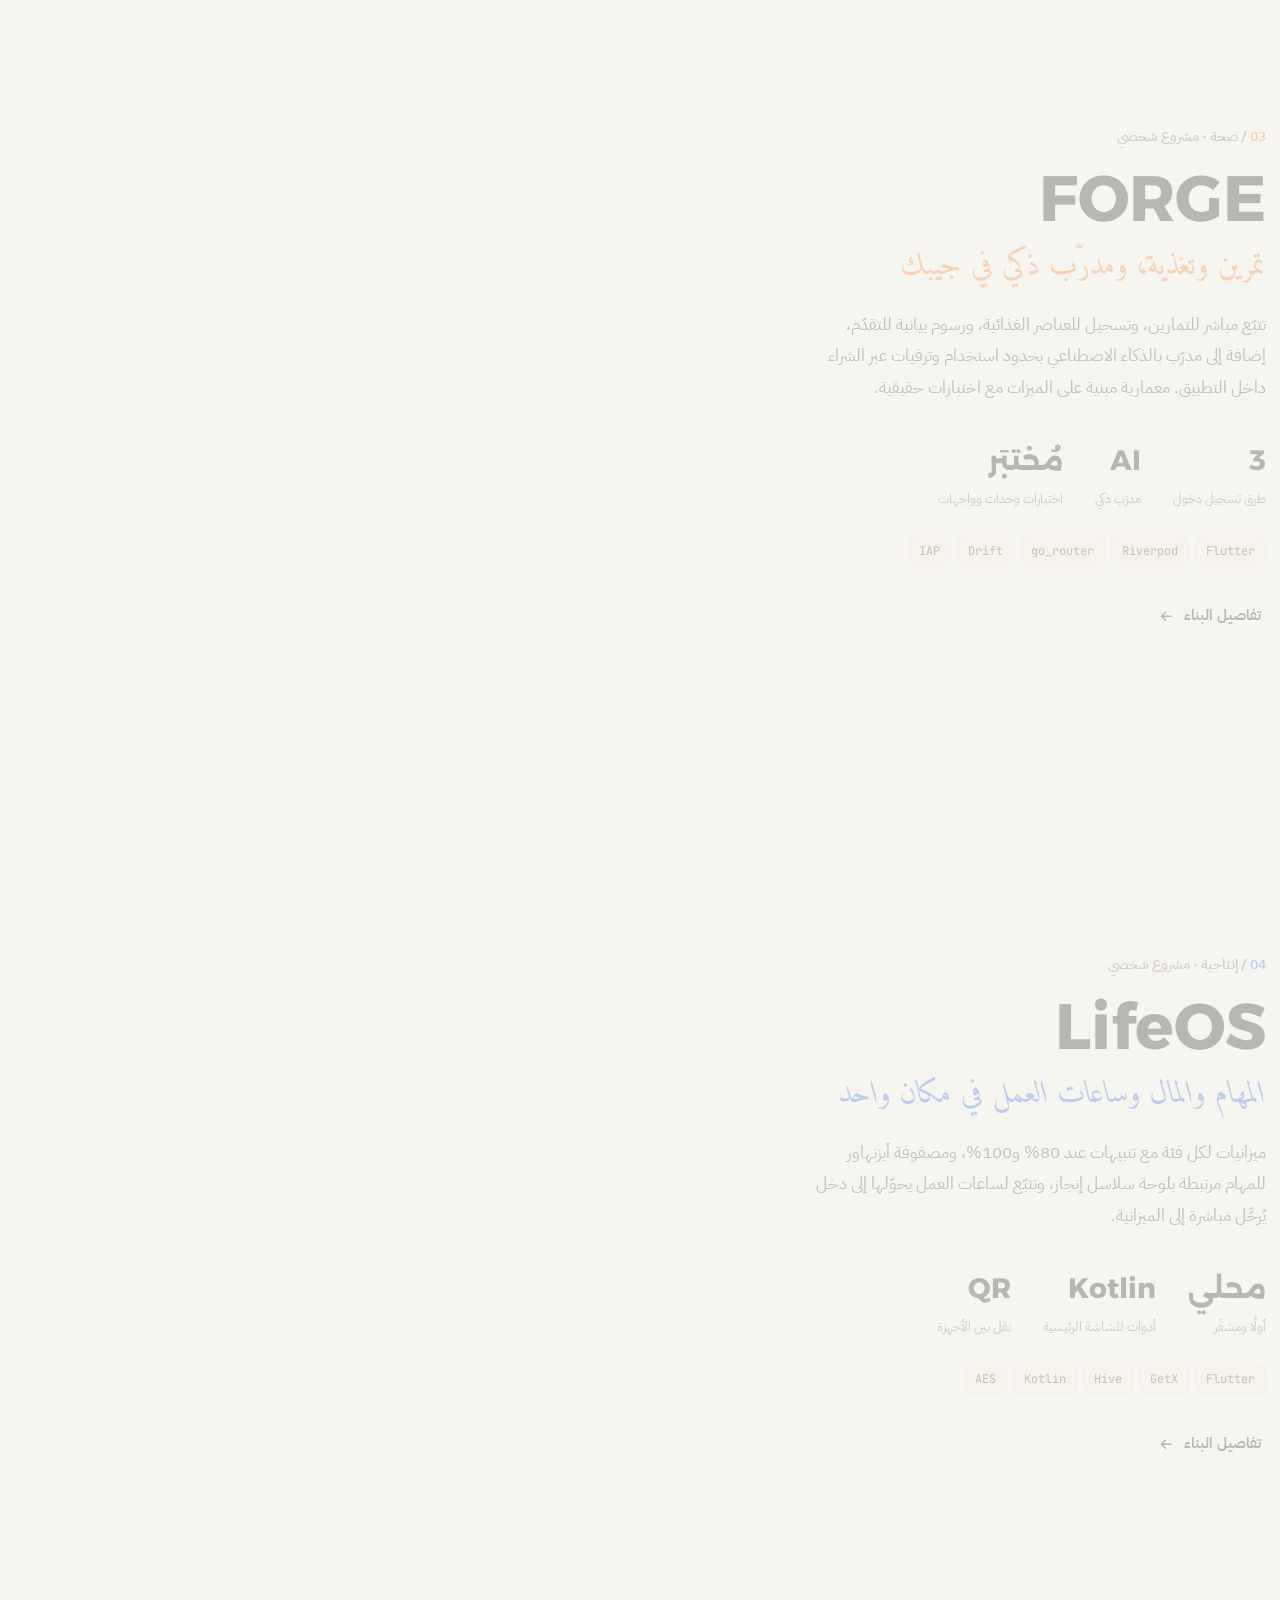
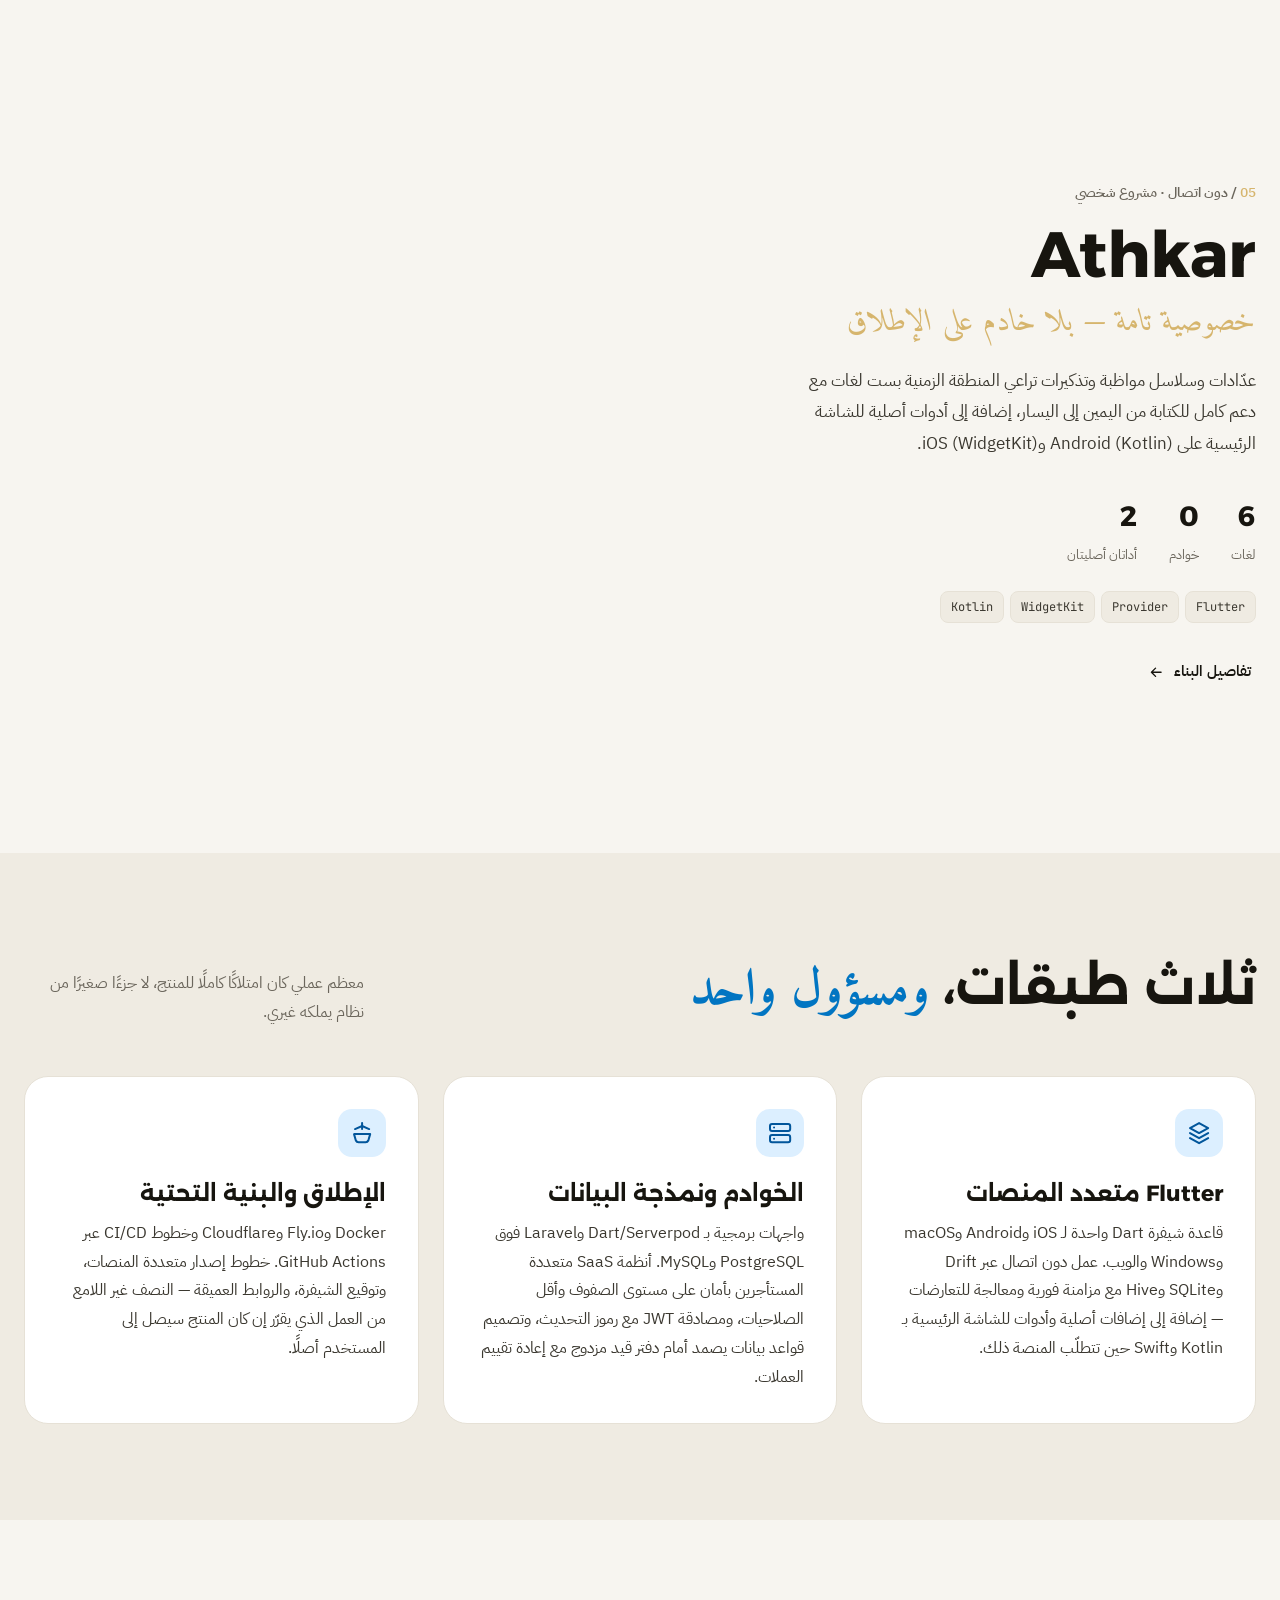
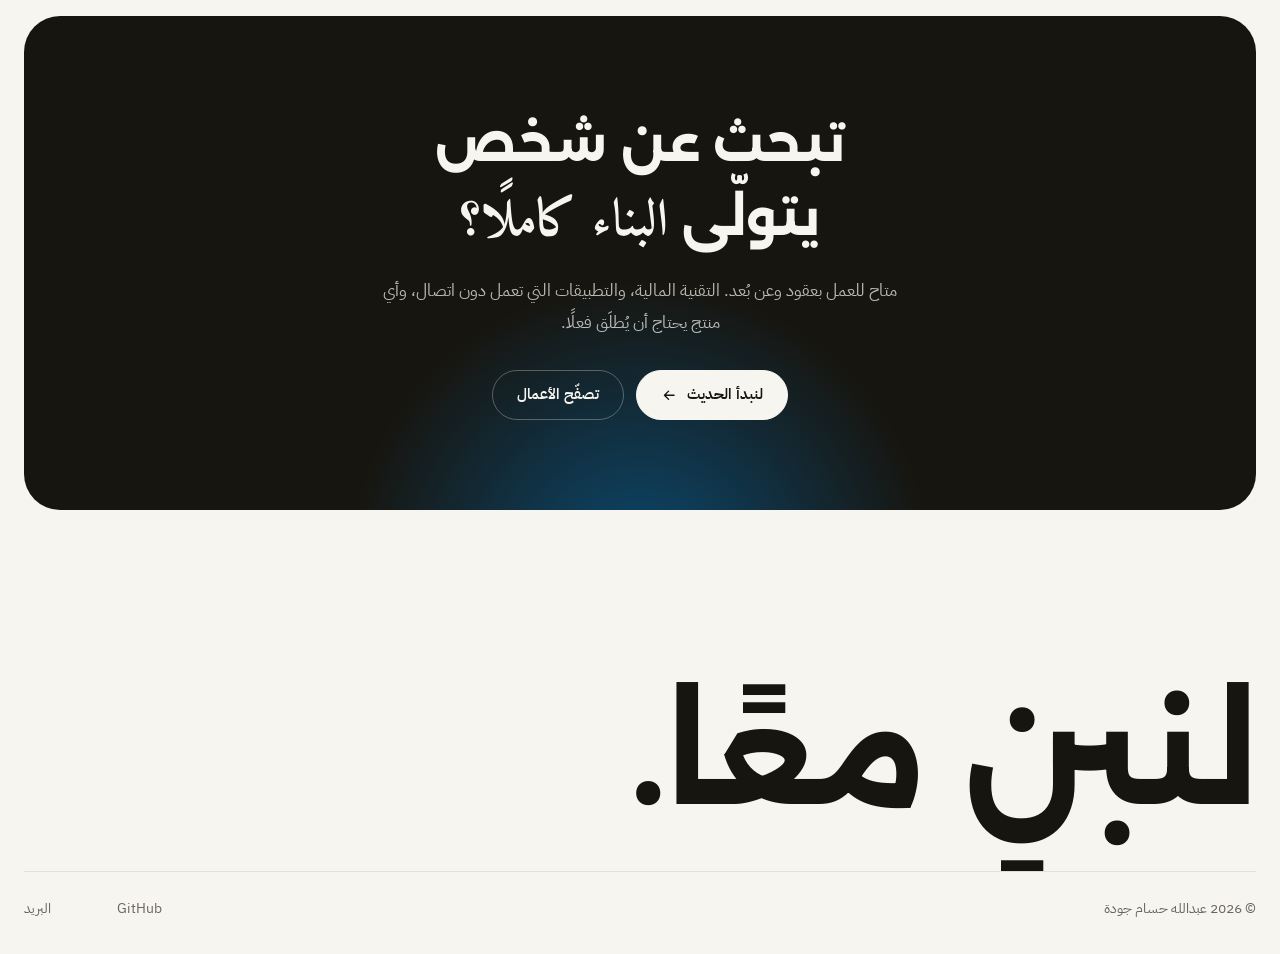
<file: ar/index.html>
<!DOCTYPE html>
<html lang="ar" dir="rtl" data-theme="light">
<head>
<meta charset="utf-8">
<meta name="viewport" content="width=device-width, initial-scale=1">
<title>عبدالله جودة — مطوّر Flutter ومطوّر متكامل أول</title>
<meta name="description" content="مهندس متكامل قائد بخبرة تزيد على خمس سنوات في بناء تطبيقات جوال وويب بمعايير التقنية المالية. Flutter وDart وServerpod وLaravel — من المعمارية حتى النشر.">
<meta name="author" content="عبدالله حسام جودة">
<meta name="theme-color" content="#f7f5f0">
<link rel="canonical" href="https://abdullajouda.github.io/portfolio/ar/">

<meta property="og:type" content="website">
<meta property="og:locale" content="ar_AR">
<meta property="og:locale:alternate" content="en_US">
<meta property="og:title" content="عبدالله جودة — مطوّر Flutter ومطوّر متكامل أول">
<meta property="og:description" content="مهندس متكامل قائد بخبرة تزيد على خمس سنوات في بناء تطبيقات جوال وويب بمعايير التقنية المالية. Flutter وDart وServerpod وLaravel — من المعمارية حتى النشر.">
<meta property="og:url" content="https://abdullajouda.github.io/portfolio/ar/">
<meta name="twitter:card" content="summary_large_image">
<meta property="og:image" content="https://abdullajouda.github.io/portfolio/assets/og-image.png">
<meta property="og:image:width" content="1200">
<meta property="og:image:height" content="630">
<meta property="og:image:alt" content="عبدالله جودة — مطوّر Flutter ومطوّر متكامل أول">
<meta property="og:site_name" content="Abdulla Jouda">
<meta name="twitter:image" content="https://abdullajouda.github.io/portfolio/assets/og-image.png">
<meta name="twitter:title" content="عبدالله جودة — مطوّر Flutter ومطوّر متكامل أول">
<meta name="twitter:description" content="مهندس متكامل قائد بخبرة تزيد على خمس سنوات في بناء تطبيقات جوال وويب بمعايير التقنية المالية. Flutter وDart وServerpod وLaravel — من المعمارية حتى النشر.">

<link rel="icon" href="../assets/icon.svg" type="image/svg+xml">
<link rel="icon" href="../assets/icon-192.png" type="image/png" sizes="192x192">
<link rel="apple-touch-icon" href="../assets/apple-touch-icon.png">
<link rel="alternate" hreflang="en" href="https://abdullajouda.github.io/portfolio/">
<link rel="alternate" hreflang="ar" href="https://abdullajouda.github.io/portfolio/ar/">
<link rel="alternate" hreflang="x-default" href="https://abdullajouda.github.io/portfolio/">
<link rel="manifest" href="../manifest.json">
<link rel="preconnect" href="https://fonts.googleapis.com">
<link rel="preconnect" href="https://fonts.gstatic.com" crossorigin>
<link rel="stylesheet" href="https://fonts.googleapis.com/css2?family=Bricolage+Grotesque:opsz,wght@12..96,500;12..96,600;12..96,700;12..96,800&amp;family=Inter:wght@400;500;600;700&amp;family=Instrument+Serif:ital@0;1&amp;family=JetBrains+Mono:wght@400;500&amp;family=Alexandria:wght@500;600;700;800&amp;family=IBM+Plex+Sans+Arabic:wght@400;500;600;700&amp;family=Amiri:wght@400;700&amp;display=swap">
<link rel="stylesheet" href="../css/styles.css?v=057d3c6">
<script>
  (function () {
    try { if (localStorage.getItem("theme") === "dark") document.documentElement.dataset.theme = "dark"; } catch (e) {}
  })();
</script>

<script type="application/ld+json">
{
  "@context": "https://schema.org",
  "@type": "Person",
  "name": "Abdulla Hussam Jouda",
  "jobTitle": "Senior Flutter & Full-Stack Developer",
  "email": "mailto:abdulla.jouda@gmail.com",
  "address": { "@type": "PostalAddress", "addressLocality": "Gaza", "addressCountry": "PS" },
  "alumniOf": { "@type": "CollegeOrUniversity", "name": "Islamic University of Gaza" },
  "knowsAbout": ["Flutter", "Dart", "Serverpod", "Laravel", "PostgreSQL", "Firebase", "Double-entry accounting", "Offline-first architecture"]
}
</script>
</head>

<body>
<a class="skip-link" href="#main">تخطَّ إلى المحتوى</a>
<div class="scroll-progress" aria-hidden="true"></div>

<svg style="display:none" aria-hidden="true" focusable="false">
  <symbol id="i-arrow" viewBox="0 0 24 24" fill="none" stroke="currentColor" stroke-width="2" stroke-linecap="round" stroke-linejoin="round"><path d="M5 12h14M13 6l6 6-6 6"/></symbol>
  <symbol id="i-mail" viewBox="0 0 24 24" fill="none" stroke="currentColor" stroke-width="2" stroke-linecap="round" stroke-linejoin="round"><rect x="2" y="4" width="20" height="16" rx="2"/><path d="m2 7 10 6 10-6"/></symbol>
  <symbol id="i-pin" viewBox="0 0 24 24" fill="none" stroke="currentColor" stroke-width="2" stroke-linecap="round" stroke-linejoin="round"><path d="M20 10c0 6-8 12-8 12s-8-6-8-12a8 8 0 0 1 16 0Z"/><circle cx="12" cy="10" r="3"/></symbol>
  <symbol id="i-menu" viewBox="0 0 24 24" fill="none" stroke="currentColor" stroke-width="2" stroke-linecap="round"><path d="M4 7h16M4 12h16M4 17h16"/></symbol>
  <symbol id="i-close" viewBox="0 0 24 24" fill="none" stroke="currentColor" stroke-width="2" stroke-linecap="round"><path d="M6 6l12 12M18 6L6 18"/></symbol>
  <symbol id="i-moon" viewBox="0 0 24 24" fill="none" stroke="currentColor" stroke-width="2" stroke-linecap="round" stroke-linejoin="round"><path d="M21 12.8A9 9 0 1 1 11.2 3a7 7 0 0 0 9.8 9.8Z"/></symbol>
  <symbol id="i-sun" viewBox="0 0 24 24" fill="none" stroke="currentColor" stroke-width="2" stroke-linecap="round"><circle cx="12" cy="12" r="4"/><path d="M12 2v2M12 20v2M4.9 4.9l1.4 1.4M17.7 17.7l1.4 1.4M2 12h2M20 12h2M4.9 19.1l1.4-1.4M17.7 6.3l1.4-1.4"/></symbol>
  <symbol id="i-layers" viewBox="0 0 24 24" fill="none" stroke="currentColor" stroke-width="2" stroke-linecap="round" stroke-linejoin="round"><path d="m12 2 9 5-9 5-9-5 9-5Z"/><path d="m3 17 9 5 9-5"/><path d="m3 12 9 5 9-5"/></symbol>
  <symbol id="i-server" viewBox="0 0 24 24" fill="none" stroke="currentColor" stroke-width="2" stroke-linecap="round" stroke-linejoin="round"><rect x="2" y="3" width="20" height="7" rx="2"/><rect x="2" y="14" width="20" height="7" rx="2"/><path d="M6 6.5h.01M6 17.5h.01"/></symbol>
  <symbol id="i-ship" viewBox="0 0 24 24" fill="none" stroke="currentColor" stroke-width="2" stroke-linecap="round" stroke-linejoin="round"><path d="M12 2v6"/><path d="m5 8 7-3 7 3"/><path d="M4 13h16l-1.8 6.3A3 3 0 0 1 15.3 21H8.7a3 3 0 0 1-2.9-1.7L4 13Z"/></symbol>
</svg>

<header class="site-header">
  <div class="container container--wide">
    <nav class="nav" aria-label="التنقل الرئيسي">
      <a class="brand" href="index.html">
        <span class="monogram" aria-hidden="true">AJ</span>
        <span>عبدالله جودة</span>
      </a>

      <ul class="nav-links">
        <li><a href="index.html" aria-current="page">الرئيسية</a></li>
        <li><a href="projects.html">الأعمال</a></li>
        <li><a href="experience.html">الخبرات</a></li>
        <li><a href="contact.html">تواصل</a></li>
      </ul>

      <div class="nav-actions">
        <a class="btn btn--secondary btn--sm nav-resume" data-site-link="resume" href="#" hidden>السيرة الذاتية</a>
        <div class="prefs" role="group" aria-label="اللغة والسمة">
          <span class="prefs__lang" role="group" aria-label="اللغة">
            <a class="prefs__opt" href="../index.html" lang="en" hreflang="en">EN</a>
            <span class="prefs__opt is-on" lang="ar" aria-current="true">عربي</span>
          </span>
          <span class="prefs__sep" aria-hidden="true"></span>
          <button class="prefs__theme" type="button" data-theme-toggle aria-label="تبديل السمة">
            <svg class="icon icon-moon" aria-hidden="true"><use href="#i-moon"/></svg>
            <svg class="icon icon-sun" aria-hidden="true"><use href="#i-sun"/></svg>
          </button>
        </div>
        <button class="icon-btn nav-toggle" type="button" data-nav-open aria-expanded="false" aria-controls="mobile-nav" aria-label="فتح القائمة">
          <svg class="icon" aria-hidden="true"><use href="#i-menu"/></svg>
        </button>
      </div>
    </nav>
  </div>
</header>

<div class="nav-backdrop" data-nav-backdrop data-nav-close></div>
<div class="nav-drawer" id="mobile-nav" data-nav-drawer aria-label="قائمة التنقل">
  <div class="nav-drawer__head">
    <span class="eyebrow">القائمة</span>
    <button class="icon-btn" type="button" data-nav-close aria-label="إغلاق القائمة">
      <svg class="icon" aria-hidden="true"><use href="#i-close"/></svg>
    </button>
  </div>
  <ul class="nav-drawer__links">
    <li><a href="index.html" aria-current="page">الرئيسية</a></li>
    <li><a href="projects.html">الأعمال</a></li>
    <li><a href="experience.html">الخبرات</a></li>
    <li><a href="contact.html">تواصل</a></li>
  </ul>
  <a class="btn btn--primary btn--block" data-site-link="resume" href="#" hidden>تحميل السيرة الذاتية</a>
</div>

<main id="main">

  <!-- ============================================================ hero -->
  <section class="hero" data-parallax-scene>
    <div class="hero__bg" aria-hidden="true">
      <span class="blob blob--a"></span>
      <span class="blob blob--b"></span>
      <span class="blob blob--c"></span>
    </div>

    <div class="container container--wide">
      <div class="hero__grid">
        <div>
          <h1 class="display hero__title" data-split>أبني تطبيقات <span class="serif">بمعايير التقنية المالية</span> يستخدمها الناس فعلًا.</h1>
          <p class="lede hero__lede fade-up" style="--d:650ms">
            مطوّر Flutter ومطوّر متكامل (Full-Stack) أول، بخبرة تزيد على خمس سنوات في إطلاق
            تطبيقات جوال وويب في بيئات الإنتاج. أتولّى المسار كاملًا: المعمارية، وتطبيقات
            Flutter، والخوادم بلغتَي Dart وPHP، والبيانات، وخطوط النشر التي توصل المنتج إلى المستخدمين.
          </p>

          <div class="hero__actions fade-up" style="--d:800ms">
            <a class="btn btn--primary" href="#apps">
              شاهد التطبيقات
              <svg class="icon icon-arrow" aria-hidden="true"><use href="#i-arrow"/></svg>
            </a>
            <a class="btn btn--secondary" href="contact.html">تواصل معي</a>
          </div>

          <div class="hero__meta fade-up" style="--d:950ms">
            <span><svg class="icon" aria-hidden="true"><use href="#i-pin"/></svg> غزة، فلسطين · عن بُعد</span>
            <a data-site-link="email" href="#"><svg class="icon" aria-hidden="true"><use href="#i-mail"/></svg> <span data-site-text="email" dir="ltr">abdulla.jouda@gmail.com</span></a>
          </div>
        </div>

        <div class="hero-phones" aria-label="شاشات من تطبيقات طوّرتها">
          <div class="hero-phones__item hero-phones__item--l" data-depth="-10">
            <div class="float"><div data-phone="wintoo/feed"></div></div>
          </div>
          <div class="hero-phones__item hero-phones__item--c" data-depth="14">
            <div class="float"><div data-phone="hisab/dashboard"></div></div>
          </div>
          <div class="hero-phones__item hero-phones__item--r" data-depth="-6">
            <div class="float"><div data-phone="forge/workout"></div></div>
          </div>
        </div>
      </div>
    </div>
  </section>

  <!-- ========================================================= marquee -->
  <div class="marquee" aria-label="التقنيات الأساسية">
    <div class="marquee__track">
      <ul class="marquee__group">
        <li class="marquee__item">Flutter</li><li class="marquee__item">Dart</li><li class="marquee__item">Serverpod</li>
        <li class="marquee__item">Laravel</li><li class="marquee__item">PostgreSQL</li><li class="marquee__item">Firebase</li>
        <li class="marquee__item">Riverpod</li><li class="marquee__item">Drift</li><li class="marquee__item">Docker</li>
        <li class="marquee__item">Swift</li><li class="marquee__item">Kotlin</li>
      </ul>
      <ul class="marquee__group" aria-hidden="true">
        <li class="marquee__item">Flutter</li><li class="marquee__item">Dart</li><li class="marquee__item">Serverpod</li>
        <li class="marquee__item">Laravel</li><li class="marquee__item">PostgreSQL</li><li class="marquee__item">Firebase</li>
        <li class="marquee__item">Riverpod</li><li class="marquee__item">Drift</li><li class="marquee__item">Docker</li>
        <li class="marquee__item">Swift</li><li class="marquee__item">Kotlin</li>
      </ul>
    </div>
  </div>

  <!-- =========================================================== stats -->
  <section class="section section--tight">
    <div class="container container--wide">
      <div class="stats" data-stagger>
        <div class="stat">
          <p class="stat__value" dir="ltr" data-count="5"><em>+</em></p>
          <p class="stat__label">سنوات من تطوير برمجيات في بيئات الإنتاج</p>
        </div>
        <div class="stat">
          <p class="stat__value" dir="ltr" data-count="50"><em>+</em></p>
          <p class="stat__label">تطبيق Flutter في الرعاية الصحية والخدمات اللوجستية والتجارة</p>
        </div>
        <div class="stat">
          <p class="stat__value" dir="ltr" data-count="200"><em>K</em></p>
          <p class="stat__label">سطر Dart تقريبًا في أكبر تطبيق عملت عليه</p>
        </div>
        <div class="stat">
          <p class="stat__value" dir="ltr" data-count="700"><em>+</em></p>
          <p class="stat__label">إيداع (commit) منفرد في منصة محاسبة متعددة العملات</p>
        </div>
      </div>
    </div>
  </section>

  <!-- ======================================================== showcase -->
  <section class="section" id="apps" style="padding-bottom:0">
    <div class="container container--wide">
      <div class="section-head" data-reveal>
        <div>
          <h2 class="h2">خمسة منتجات، <span class="serif accent">ومطوّر واحد</span></h2>
        </div>
        <p class="muted" style="max-width:36ch">مرّر للأسفل. صمّمت كل واحد منها وبنيته وأطلقته من البداية إلى النهاية: التطبيق والخادم وخط النشر.</p>
      </div>

      <div class="showcase" data-showcase>
        <div class="showcase__steps">

          <article class="step" data-step data-front="hisab/dashboard" data-back="hisab/reports">
            <div class="step__phones"></div>
            <div class="step__inner">
              <p class="step__num"><b>01</b> / تقنية مالية · SaaS</p>
              <h3 class="step__name">Hisab<span>محاسبة وحوالات، كما ينبغي أن تكون</span></h3>
              <p class="step__body">دفتر أستاذ بالقيد المزدوج متعدد العملات، مع إعادة تقييم أسعار الصرف، وأرباح وخسائر تداول متوازنة تلقائيًا، ورصد لمكافحة غسل الأموال، ومجموعة تقارير كاملة — بمعمارية متعددة المستأجرين وأمان على مستوى الصفوف. بنيته منفردًا.</p>
              <dl class="step__facts">
                <div><dt>5</dt><dd>منصات بقاعدة شيفرة واحدة</dd></div>
                <div><dt>30</dt><dd>واجهة برمجية تقريبًا في Serverpod</dd></div>
                <div><dt>منفرد</dt><dd>معماري ومطوّر</dd></div>
              </dl>
              <div class="techline"><span class="tech">Flutter</span><span class="tech">Serverpod</span><span class="tech">PostgreSQL</span><span class="tech">Drift</span><span class="tech">Fly.io</span></div>
              <a class="btn btn--ghost step__link" href="projects.html#hisab">تفاصيل البناء <svg class="icon icon-arrow" aria-hidden="true"><use href="#i-arrow"/></svg></a>
            </div>
          </article>

          <article class="step" data-step data-front="wintoo/feed" data-back="wintoo/shop">
            <div class="step__phones"></div>
            <div class="step__inner">
              <p class="step__num"><b>02</b> / تجارة اجتماعية</p>
              <h3 class="step__name">Wintoo<span>سوق إلكتروني بطابع اجتماعي</span></h3>
              <p class="step__body">منشورات وقصص، ومتاجر متعددة البائعين، ومحفظة وأقساط، ومحادثات فورية، وسوق للعمل الحر بمساعدة الذكاء الاصطناعي — صدر على iOS وAndroid مع إضافتين أصليتين طُوّرتا داخليًا.</p>
              <dl class="step__facts">
                <div><dt dir="ltr">200K</dt><dd>سطر Dart تقريبًا</dd></div>
                <div><dt dir="ltr">100+</dt><dd>شاشة</dd></div>
                <div><dt>ع / EN</dt><dd>دعم كامل للعربية</dd></div>
              </dl>
              <div class="techline"><span class="tech">Flutter</span><span class="tech">GetX</span><span class="tech">Firebase</span><span class="tech">WebSockets</span></div>
              <a class="btn btn--ghost step__link" href="projects.html#wintoo">تفاصيل البناء <svg class="icon icon-arrow" aria-hidden="true"><use href="#i-arrow"/></svg></a>
            </div>
          </article>

          <article class="step" data-step data-front="forge/workout" data-back="forge/nutrition">
            <div class="step__phones"></div>
            <div class="step__inner">
              <p class="step__num"><b>03</b> / صحة · مشروع شخصي</p>
              <h3 class="step__name">FORGE<span>تمرين وتغذية، ومدرّب ذكي في جيبك</span></h3>
              <p class="step__body">تتبّع مباشر للتمارين، وتسجيل للعناصر الغذائية، ورسوم بيانية للتقدّم، إضافة إلى مدرّب بالذكاء الاصطناعي بحدود استخدام وترقيات عبر الشراء داخل التطبيق. معمارية مبنية على الميزات مع اختبارات حقيقية.</p>
              <dl class="step__facts">
                <div><dt>3</dt><dd>طرق تسجيل دخول</dd></div>
                <div><dt>AI</dt><dd>مدرّب ذكي</dd></div>
                <div><dt>مُختبَر</dt><dd>اختبارات وحدات وواجهات</dd></div>
              </dl>
              <div class="techline"><span class="tech">Flutter</span><span class="tech">Riverpod</span><span class="tech">go_router</span><span class="tech">Drift</span><span class="tech">IAP</span></div>
              <a class="btn btn--ghost step__link" href="projects.html#forge">تفاصيل البناء <svg class="icon icon-arrow" aria-hidden="true"><use href="#i-arrow"/></svg></a>
            </div>
          </article>

          <article class="step" data-step data-front="lifeos/budget" data-back="lifeos/tasks">
            <div class="step__phones"></div>
            <div class="step__inner">
              <p class="step__num"><b>04</b> / إنتاجية · مشروع شخصي</p>
              <h3 class="step__name">LifeOS<span>المهام والمال وساعات العمل في مكان واحد</span></h3>
              <p class="step__body">ميزانيات لكل فئة مع تنبيهات عند 80% و100%، ومصفوفة أيزنهاور للمهام مرتبطة بلوحة سلاسل إنجاز، وتتبّع لساعات العمل يحوّلها إلى دخل يُرحَّل مباشرة إلى الميزانية.</p>
              <dl class="step__facts">
                <div><dt>محلي</dt><dd>أولًا ومشفّر</dd></div>
                <div><dt>Kotlin</dt><dd>أدوات للشاشة الرئيسية</dd></div>
                <div><dt>QR</dt><dd>نقل بين الأجهزة</dd></div>
              </dl>
              <div class="techline"><span class="tech">Flutter</span><span class="tech">GetX</span><span class="tech">Hive</span><span class="tech">Kotlin</span><span class="tech">AES</span></div>
              <a class="btn btn--ghost step__link" href="projects.html#lifeos">تفاصيل البناء <svg class="icon icon-arrow" aria-hidden="true"><use href="#i-arrow"/></svg></a>
            </div>
          </article>

          <article class="step" data-step data-front="athkar/counter" data-back="athkar/collections">
            <div class="step__phones"></div>
            <div class="step__inner">
              <p class="step__num"><b>05</b> / دون اتصال · مشروع شخصي</p>
              <h3 class="step__name">Athkar<span>خصوصية تامة — بلا خادم على الإطلاق</span></h3>
              <p class="step__body">عدّادات وسلاسل مواظبة وتذكيرات تراعي المنطقة الزمنية بست لغات مع دعم كامل للكتابة من اليمين إلى اليسار، إضافة إلى أدوات أصلية للشاشة الرئيسية على Android (Kotlin) وiOS (WidgetKit).</p>
              <dl class="step__facts">
                <div><dt>6</dt><dd>لغات</dd></div>
                <div><dt>0</dt><dd>خوادم</dd></div>
                <div><dt>2</dt><dd>أداتان أصليتان</dd></div>
              </dl>
              <div class="techline"><span class="tech">Flutter</span><span class="tech">Provider</span><span class="tech">WidgetKit</span><span class="tech">Kotlin</span></div>
              <a class="btn btn--ghost step__link" href="projects.html#athkar">تفاصيل البناء <svg class="icon icon-arrow" aria-hidden="true"><use href="#i-arrow"/></svg></a>
            </div>
          </article>

        </div>

        <div class="showcase__stage" data-stage aria-hidden="true">
          <span class="stage__glow"></span>
          <span class="stage__ring"></span>
          <div class="stage__counter" dir="ltr"><span data-stage-count>01 / 05</span><span class="stage__dots" data-stage-dots></span></div>
        </div>
      </div>
    </div>
  </section>

  <!-- ===================================================== capabilities -->
  <section class="section section--sunk">
    <div class="container container--wide">
      <div class="section-head" data-reveal>
        <div>
          <h2 class="h2">ثلاث طبقات، <span class="serif accent">ومسؤول واحد</span></h2>
        </div>
        <p class="muted" style="max-width:34ch">معظم عملي كان امتلاكًا كاملًا للمنتج، لا جزءًا صغيرًا من نظام يملكه غيري.</p>
      </div>

      <div class="grid grid--3" data-stagger>
        <article class="card">
          <span class="card__icon"><svg class="icon" aria-hidden="true"><use href="#i-layers"/></svg></span>
          <h3 class="card__title">Flutter متعدد المنصات</h3>
          <p class="card__body">
            قاعدة شيفرة Dart واحدة لـ iOS وAndroid وmacOS وWindows والويب. عمل دون اتصال
            عبر Drift وSQLite وHive مع مزامنة فورية ومعالجة للتعارضات — إضافة إلى إضافات
            أصلية وأدوات للشاشة الرئيسية بـ Kotlin وSwift حين تتطلّب المنصة ذلك.
          </p>
        </article>

        <article class="card">
          <span class="card__icon"><svg class="icon" aria-hidden="true"><use href="#i-server"/></svg></span>
          <h3 class="card__title">الخوادم ونمذجة البيانات</h3>
          <p class="card__body">
            واجهات برمجية بـ Dart/Serverpod وLaravel فوق PostgreSQL وMySQL. أنظمة SaaS متعددة
            المستأجرين بأمان على مستوى الصفوف وأقل الصلاحيات، ومصادقة JWT مع رموز التحديث،
            وتصميم قواعد بيانات يصمد أمام دفتر قيد مزدوج مع إعادة تقييم العملات.
          </p>
        </article>

        <article class="card">
          <span class="card__icon"><svg class="icon" aria-hidden="true"><use href="#i-ship"/></svg></span>
          <h3 class="card__title">الإطلاق والبنية التحتية</h3>
          <p class="card__body">
            Docker وFly.io وCloudflare وخطوط CI/CD عبر GitHub Actions. خطوط إصدار متعددة
            المنصات، وتوقيع الشيفرة، والروابط العميقة — النصف غير اللامع من العمل الذي يقرّر
            إن كان المنتج سيصل إلى المستخدم أصلًا.
          </p>
        </article>
      </div>
    </div>
  </section>

  <!-- ============================================================= cta -->
  <section class="section">
    <div class="container container--wide">
      <div class="cta" data-reveal>
        <h2 class="h2">تبحث عن شخص يتولّى <span class="serif">البناء كاملًا؟</span></h2>
        <p>متاح للعمل بعقود وعن بُعد. التقنية المالية، والتطبيقات التي تعمل دون اتصال، وأي منتج يحتاج أن يُطلَق فعلًا.</p>
        <div class="cta__actions">
          <a class="btn btn--primary" href="contact.html">لنبدأ الحديث <svg class="icon icon-arrow" aria-hidden="true"><use href="#i-arrow"/></svg></a>
          <a class="btn btn--secondary" href="projects.html">تصفّح الأعمال</a>
        </div>
      </div>
    </div>
  </section>

</main>

<footer class="site-footer">
  <div class="container container--wide">
    <div class="site-footer__big" data-reveal><a href="contact.html">لنبنِ معًا.</a></div>
    <div class="site-footer__inner">
      <p class="small muted">© <span data-year>2026</span> عبدالله حسام جودة</p>
      <ul class="site-footer__links">
        <li><a data-site-link="github" href="#" hidden>GitHub</a></li>
        <li><a data-site-link="linkedin" href="#" hidden>LinkedIn</a></li>
        <li><a data-site-link="twitter" href="#" hidden>X</a></li>
        <li><a data-site-link="email" href="#">البريد</a></li>
      </ul>
    </div>
  </div>
</footer>

<script src="../js/site-config.js?v=057d3c6"></script>
<script src="../js/screens.js?v=057d3c6"></script>
<script src="../js/site.js?v=057d3c6"></script>
</body>
</html>
</file>
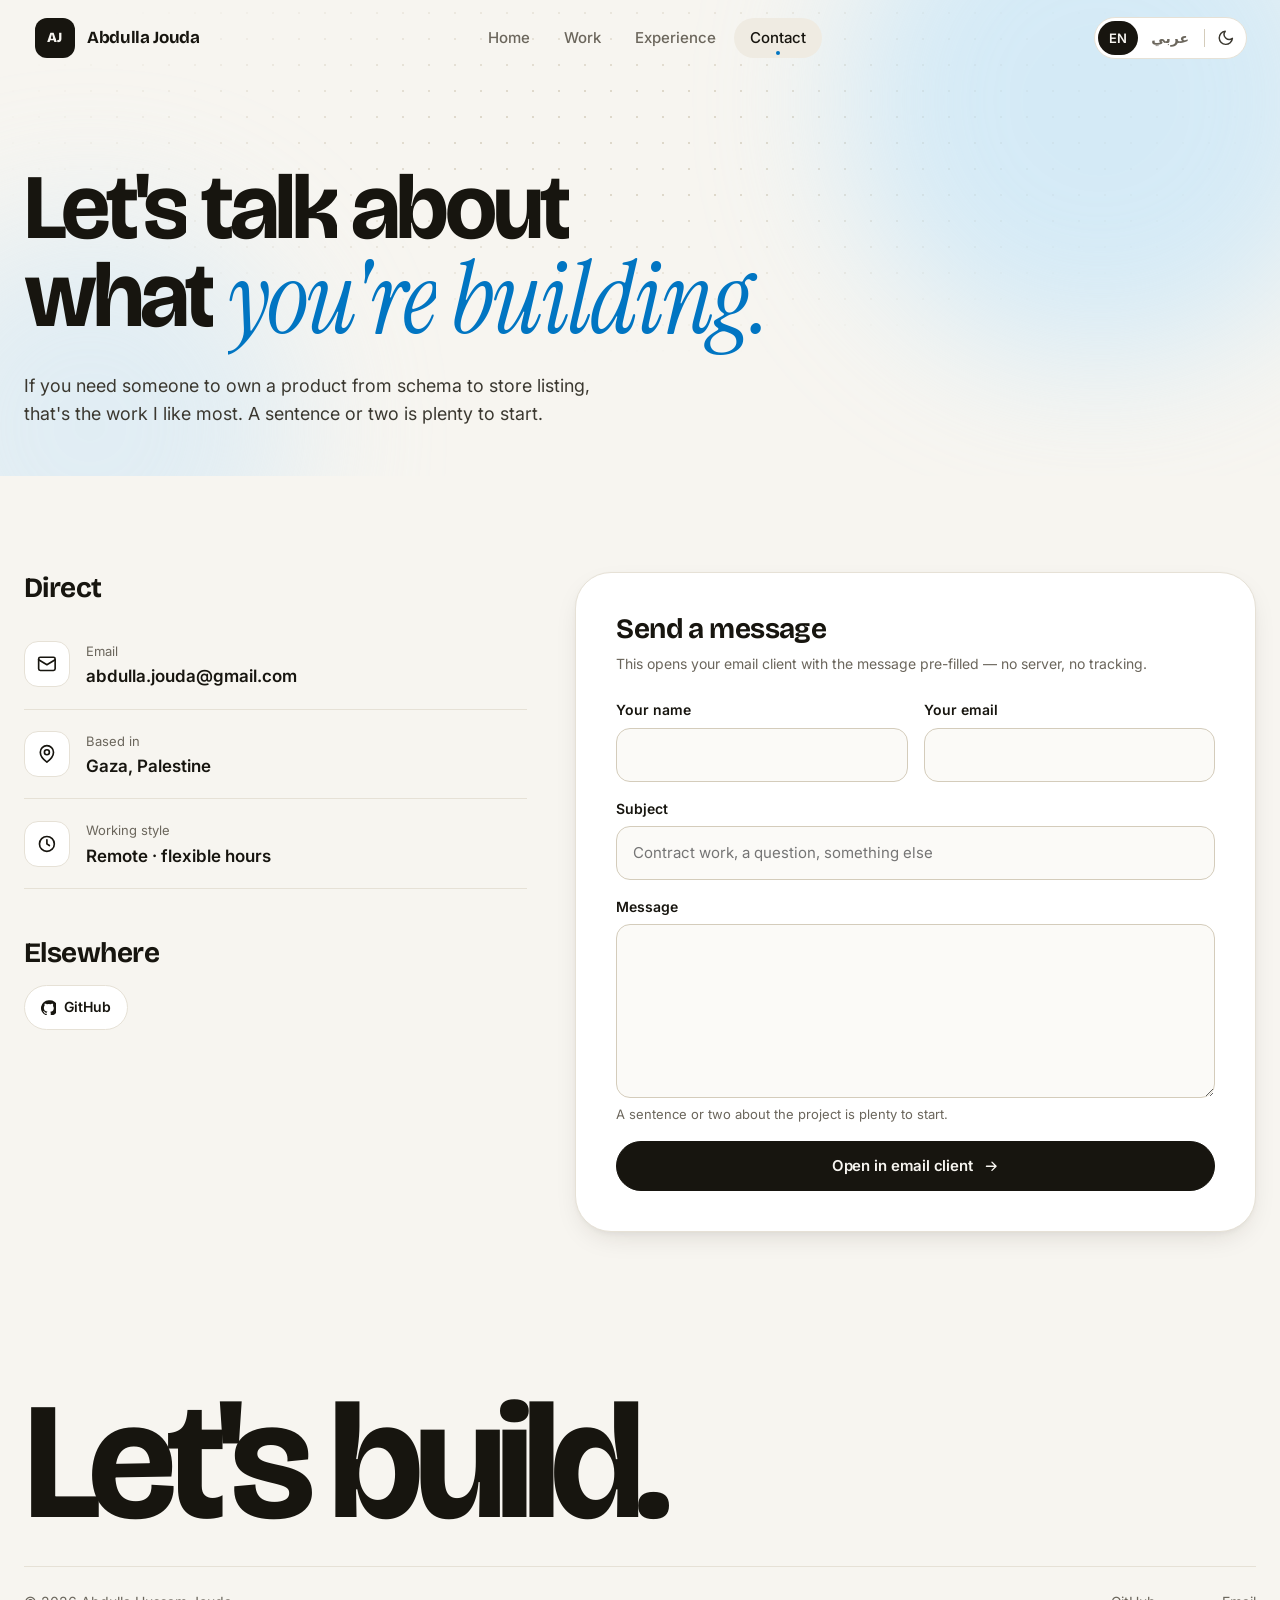
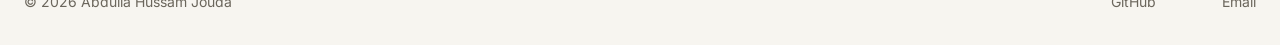
<file: contact.html>
<!DOCTYPE html>
<html lang="en" data-theme="light">
<head>
<meta charset="utf-8">
<meta name="viewport" content="width=device-width, initial-scale=1">
<title>Contact — Abdulla Jouda</title>
<meta name="description" content="Get in touch with Abdulla Jouda — available for contract and remote Flutter and full-stack roles.">
<meta name="author" content="Abdulla Hussam Jouda">
<meta name="theme-color" content="#f7f5f0">
<link rel="canonical" href="https://abdullajouda.github.io/portfolio/contact.html">

<meta property="og:type" content="website">
<meta property="og:title" content="Contact — Abdulla Jouda">
<meta property="og:description" content="Get in touch with Abdulla Jouda — available for contract and remote Flutter and full-stack roles.">
<meta property="og:url" content="https://abdullajouda.github.io/portfolio/contact.html">
<meta name="twitter:card" content="summary_large_image">
<meta property="og:image" content="https://abdullajouda.github.io/portfolio/assets/og-image.png">
<meta property="og:image:width" content="1200">
<meta property="og:image:height" content="630">
<meta property="og:image:alt" content="Abdulla Jouda — Senior Flutter &amp; Full-Stack Developer, with two app screens">
<meta property="og:site_name" content="Abdulla Jouda">
<meta name="twitter:image" content="https://abdullajouda.github.io/portfolio/assets/og-image.png">
<meta name="twitter:title" content="Contact — Abdulla Jouda">
<meta name="twitter:description" content="Get in touch with Abdulla Jouda — available for contract and remote Flutter and full-stack roles.">

<link rel="icon" href="assets/icon.svg" type="image/svg+xml">
<link rel="icon" href="assets/icon-192.png" type="image/png" sizes="192x192">
<link rel="apple-touch-icon" href="assets/apple-touch-icon.png">
<link rel="alternate" hreflang="en" href="https://abdullajouda.github.io/portfolio/contact.html">
<link rel="alternate" hreflang="ar" href="https://abdullajouda.github.io/portfolio/ar/contact.html">
<link rel="alternate" hreflang="x-default" href="https://abdullajouda.github.io/portfolio/contact.html">
<link rel="manifest" href="manifest.json">
<link rel="preconnect" href="https://fonts.googleapis.com">
<link rel="preconnect" href="https://fonts.gstatic.com" crossorigin>
<link rel="stylesheet" href="https://fonts.googleapis.com/css2?family=Bricolage+Grotesque:opsz,wght@12..96,500;12..96,600;12..96,700;12..96,800&amp;family=Inter:wght@400;500;600;700&amp;family=Instrument+Serif:ital@0;1&amp;family=JetBrains+Mono:wght@400;500&amp;display=swap">
<link rel="stylesheet" href="css/styles.css?v=057d3c6">
<script>
  (function () {
    try { if (localStorage.getItem("theme") === "dark") document.documentElement.dataset.theme = "dark"; } catch (e) {}
  })();
</script>

</head>

<body>
<a class="skip-link" href="#main">Skip to content</a>
<div class="scroll-progress" aria-hidden="true"></div>

<svg style="display:none" aria-hidden="true" focusable="false">
  <symbol id="i-arrow" viewBox="0 0 24 24" fill="none" stroke="currentColor" stroke-width="2" stroke-linecap="round" stroke-linejoin="round"><path d="M5 12h14M13 6l6 6-6 6"/></symbol>
  <symbol id="i-mail" viewBox="0 0 24 24" fill="none" stroke="currentColor" stroke-width="2" stroke-linecap="round" stroke-linejoin="round"><rect x="2" y="4" width="20" height="16" rx="2"/><path d="m2 7 10 6 10-6"/></symbol>
  <symbol id="i-pin" viewBox="0 0 24 24" fill="none" stroke="currentColor" stroke-width="2" stroke-linecap="round" stroke-linejoin="round"><path d="M20 10c0 6-8 12-8 12s-8-6-8-12a8 8 0 0 1 16 0Z"/><circle cx="12" cy="10" r="3"/></symbol>
  <symbol id="i-menu" viewBox="0 0 24 24" fill="none" stroke="currentColor" stroke-width="2" stroke-linecap="round"><path d="M4 7h16M4 12h16M4 17h16"/></symbol>
  <symbol id="i-close" viewBox="0 0 24 24" fill="none" stroke="currentColor" stroke-width="2" stroke-linecap="round"><path d="M6 6l12 12M18 6L6 18"/></symbol>
  <symbol id="i-moon" viewBox="0 0 24 24" fill="none" stroke="currentColor" stroke-width="2" stroke-linecap="round" stroke-linejoin="round"><path d="M21 12.8A9 9 0 1 1 11.2 3a7 7 0 0 0 9.8 9.8Z"/></symbol>
  <symbol id="i-sun" viewBox="0 0 24 24" fill="none" stroke="currentColor" stroke-width="2" stroke-linecap="round"><circle cx="12" cy="12" r="4"/><path d="M12 2v2M12 20v2M4.9 4.9l1.4 1.4M17.7 17.7l1.4 1.4M2 12h2M20 12h2M4.9 19.1l1.4-1.4M17.7 6.3l1.4-1.4"/></symbol>
  <symbol id="i-layers" viewBox="0 0 24 24" fill="none" stroke="currentColor" stroke-width="2" stroke-linecap="round" stroke-linejoin="round"><path d="m12 2 9 5-9 5-9-5 9-5Z"/><path d="m3 17 9 5 9-5"/><path d="m3 12 9 5 9-5"/></symbol>
  <symbol id="i-server" viewBox="0 0 24 24" fill="none" stroke="currentColor" stroke-width="2" stroke-linecap="round" stroke-linejoin="round"><rect x="2" y="3" width="20" height="7" rx="2"/><rect x="2" y="14" width="20" height="7" rx="2"/><path d="M6 6.5h.01M6 17.5h.01"/></symbol>
  <symbol id="i-ship" viewBox="0 0 24 24" fill="none" stroke="currentColor" stroke-width="2" stroke-linecap="round" stroke-linejoin="round"><path d="M12 2v6"/><path d="m5 8 7-3 7 3"/><path d="M4 13h16l-1.8 6.3A3 3 0 0 1 15.3 21H8.7a3 3 0 0 1-2.9-1.7L4 13Z"/></symbol>
  <symbol id="i-bolt" viewBox="0 0 24 24" fill="none" stroke="currentColor" stroke-width="2" stroke-linecap="round" stroke-linejoin="round"><path d="M13 2 3 14h9l-1 8 10-12h-9l1-8Z"/></symbol>
  <symbol id="i-check" viewBox="0 0 24 24" fill="none" stroke="currentColor" stroke-width="2.4" stroke-linecap="round" stroke-linejoin="round"><path d="m5 12 5 5L20 7"/></symbol>
  <symbol id="i-phone" viewBox="0 0 24 24" fill="none" stroke="currentColor" stroke-width="2" stroke-linecap="round" stroke-linejoin="round"><path d="M22 16.9v3a2 2 0 0 1-2.2 2 19.8 19.8 0 0 1-8.6-3.1 19.5 19.5 0 0 1-6-6A19.8 19.8 0 0 1 2.1 4.2 2 2 0 0 1 4.1 2h3a2 2 0 0 1 2 1.7c.1 1 .4 1.9.7 2.8a2 2 0 0 1-.5 2.1L8.1 9.9a16 16 0 0 0 6 6l1.3-1.2a2 2 0 0 1 2.1-.5c.9.3 1.8.6 2.8.7a2 2 0 0 1 1.7 2Z"/></symbol>
  <symbol id="i-clock" viewBox="0 0 24 24" fill="none" stroke="currentColor" stroke-width="2" stroke-linecap="round" stroke-linejoin="round"><circle cx="12" cy="12" r="9"/><path d="M12 7v5l3 2"/></symbol>
  <symbol id="i-github" viewBox="0 0 24 24" fill="currentColor"><path d="M12 .5a12 12 0 0 0-3.8 23.4c.6.1.8-.3.8-.6v-2c-3.3.7-4-1.6-4-1.6-.6-1.4-1.4-1.8-1.4-1.8-1.1-.8.1-.8.1-.8 1.2.1 1.9 1.3 1.9 1.3 1.1 1.9 2.9 1.3 3.6 1 .1-.8.4-1.3.8-1.6-2.7-.3-5.5-1.3-5.5-5.9 0-1.3.5-2.4 1.2-3.2-.1-.3-.5-1.5.1-3.2 0 0 1-.3 3.3 1.2a11.5 11.5 0 0 1 6 0C17.6 5.6 18.6 6 18.6 6c.7 1.7.3 2.9.1 3.2.8.8 1.2 1.9 1.2 3.2 0 4.6-2.8 5.6-5.5 5.9.4.4.8 1.1.8 2.2v3.3c0 .3.2.7.8.6A12 12 0 0 0 12 .5Z"/></symbol>
  <symbol id="i-linkedin" viewBox="0 0 24 24" fill="currentColor"><path d="M20.4 20.4h-3.6v-5.6c0-1.3 0-3-1.9-3s-2.1 1.4-2.1 2.9v5.7H9.3V9h3.4v1.6h.1a3.7 3.7 0 0 1 3.4-1.9c3.6 0 4.3 2.4 4.3 5.5v6.2ZM5.3 7.4a2.1 2.1 0 1 1 0-4.2 2.1 2.1 0 0 1 0 4.2ZM7.1 20.4H3.5V9h3.6v11.4ZM22.2 0H1.8C.8 0 0 .8 0 1.7v20.6c0 1 .8 1.7 1.8 1.7h20.4c1 0 1.8-.8 1.8-1.7V1.7c0-.9-.8-1.7-1.8-1.7Z"/></symbol>
  <symbol id="i-x" viewBox="0 0 24 24" fill="currentColor"><path d="M18.2 2h3.3l-7.2 8.3L22.8 22h-6.6l-5.2-6.8L5.1 22H1.8l7.7-8.8L1.2 2h6.8l4.7 6.2L18.2 2Zm-1.2 18h1.8L7.1 3.8H5.2L17 20Z"/></symbol>
</svg>

<header class="site-header">
  <div class="container container--wide">
    <nav class="nav" aria-label="Primary">
      <a class="brand" href="index.html">
        <span class="monogram" aria-hidden="true">AJ</span>
        <span>Abdulla Jouda</span>
      </a>

      <ul class="nav-links">
        <li><a href="index.html">Home</a></li>
        <li><a href="projects.html">Work</a></li>
        <li><a href="experience.html">Experience</a></li>
        <li><a href="contact.html" aria-current="page">Contact</a></li>
      </ul>

      <div class="nav-actions">
        <a class="btn btn--secondary btn--sm nav-resume" data-site-link="resume" href="#" hidden>Resume</a>
        <div class="prefs" role="group" aria-label="Language and theme">
          <span class="prefs__lang" role="group" aria-label="Language">
            <span class="prefs__opt is-on" lang="en" aria-current="true">EN</span>
            <a class="prefs__opt" href="ar/contact.html" lang="ar" hreflang="ar">عربي</a>
          </span>
          <span class="prefs__sep" aria-hidden="true"></span>
          <button class="prefs__theme" type="button" data-theme-toggle aria-label="Switch colour theme">
            <svg class="icon icon-moon" aria-hidden="true"><use href="#i-moon"/></svg>
            <svg class="icon icon-sun" aria-hidden="true"><use href="#i-sun"/></svg>
          </button>
        </div>
        <button class="icon-btn nav-toggle" type="button" data-nav-open aria-expanded="false" aria-controls="mobile-nav" aria-label="Open menu">
          <svg class="icon" aria-hidden="true"><use href="#i-menu"/></svg>
        </button>
      </div>
    </nav>
  </div>
</header>

<div class="nav-backdrop" data-nav-backdrop data-nav-close></div>
<div class="nav-drawer" id="mobile-nav" data-nav-drawer aria-label="Mobile navigation">
  <div class="nav-drawer__head">
    <span class="eyebrow">Menu</span>
    <button class="icon-btn" type="button" data-nav-close aria-label="Close menu">
      <svg class="icon" aria-hidden="true"><use href="#i-close"/></svg>
    </button>
  </div>
  <ul class="nav-drawer__links">
    <li><a href="index.html">Home</a></li>
    <li><a href="projects.html">Work</a></li>
    <li><a href="experience.html">Experience</a></li>
    <li><a href="contact.html" aria-current="page">Contact</a></li>
  </ul>
  <a class="btn btn--primary btn--block" data-site-link="resume" href="#" hidden>Download resume</a>
</div>

<main id="main">

  <section class="hero hero--page">
    <div class="hero__bg" aria-hidden="true"><span class="blob blob--a"></span><span class="blob blob--b"></span></div>
    <div class="container container--wide">
      <h1 class="display hero__title" data-split>Let's talk about what <span class="serif">you're building.</span></h1>
      <p class="lede hero__lede fade-up" style="--d:550ms;max-width:56ch">
        If you need someone to own a product from schema to store listing, that's the work
        I like most. A sentence or two is plenty to start.
      </p>
    </div>
  </section>

<section class="section">
    <div class="container container--wide">
      <div class="contact-grid">

        <div data-reveal>
          <h2 class="h3">Direct</h2>
          <div style="margin-top:var(--sp-4)">
            <a class="contact-row" data-site-link="email" href="#">
              <span class="contact-row__icon"><svg class="icon" aria-hidden="true"><use href="#i-mail"/></svg></span>
              <span>
                <span class="contact-row__label">Email</span><br>
                <span class="contact-row__value" data-site-text="email">abdulla.jouda@gmail.com</span>
              </span>
            </a>

            <a class="contact-row" data-site-link="phone" href="#" hidden>
              <span class="contact-row__icon"><svg class="icon" aria-hidden="true"><use href="#i-phone"/></svg></span>
              <span>
                <span class="contact-row__label">Phone</span><br>
                <span class="contact-row__value" data-site-text="phone"></span>
              </span>
            </a>

            <div class="contact-row" style="cursor:default">
              <span class="contact-row__icon"><svg class="icon" aria-hidden="true"><use href="#i-pin"/></svg></span>
              <span>
                <span class="contact-row__label">Based in</span><br>
                <span class="contact-row__value">Gaza, Palestine</span>
              </span>
            </div>

            <div class="contact-row" style="cursor:default">
              <span class="contact-row__icon"><svg class="icon" aria-hidden="true"><use href="#i-clock"/></svg></span>
              <span>
                <span class="contact-row__label">Working style</span><br>
                <span class="contact-row__value">Remote · flexible hours</span>
              </span>
            </div>

            <a class="contact-row" data-site-link="booking" href="#" hidden>
              <span class="contact-row__icon"><svg class="icon" aria-hidden="true"><use href="#i-clock"/></svg></span>
              <span>
                <span class="contact-row__label">Prefer to talk?</span><br>
                <span class="contact-row__value">Book a call</span>
              </span>
            </a>
          </div>

          <h2 class="h3" style="margin-top:var(--sp-7)">Elsewhere</h2>
          <div class="social" style="margin-top:var(--sp-4)">
            <a data-site-link="github" href="#" hidden><svg class="icon" aria-hidden="true"><use href="#i-github"/></svg> GitHub</a>
            <a data-site-link="linkedin" href="#" hidden><svg class="icon" aria-hidden="true"><use href="#i-linkedin"/></svg> LinkedIn</a>
            <a data-site-link="twitter" href="#" hidden><svg class="icon" aria-hidden="true"><use href="#i-x"/></svg> X</a>
          </div>
        </div>

        <div>
          <div class="form-card" data-reveal>
          <h2 class="h3">Send a message</h2>
          <p class="small muted" style="margin-top:var(--sp-2)" data-form-intro>
            This opens your email client with the message pre-filled — no server, no tracking.
          </p>

          <form class="form" data-contact-form style="margin-top:var(--sp-5)" novalidate>
            <div class="form__row">
              <div class="field">
                <label for="cf-name">Your name</label>
                <input id="cf-name" name="name" type="text" autocomplete="name" required>
              </div>
              <div class="field">
                <label for="cf-email">Your email</label>
                <input id="cf-email" name="email" type="email" autocomplete="email" required>
              </div>
            </div>
            <div class="field">
              <label for="cf-subject">Subject</label>
              <input id="cf-subject" name="subject" type="text" placeholder="Contract work, a question, something else">
            </div>
            <div class="field">
              <label for="cf-message">Message</label>
              <textarea id="cf-message" name="message" rows="6" required></textarea>
              <p class="field__hint">A sentence or two about the project is plenty to start.</p>
            </div>
            <!-- Spam trap: hidden from people, bots fill it in. -->
            <div aria-hidden="true" style="position:absolute;left:-9999px">
              <label for="cf-gotcha">Leave this empty</label>
              <input id="cf-gotcha" name="_gotcha" type="text" tabindex="-1" autocomplete="off">
            </div>
            <p class="form__note" data-form-note role="status" aria-live="polite" hidden></p>
            <button class="btn btn--primary" type="submit">
              <span data-form-label>Open in email client</span>
              <svg class="icon icon-arrow" aria-hidden="true"><use href="#i-arrow"/></svg>
            </button>
          </form>
          </div>
        </div>

      </div>
    </div>
  </section>


</main>

<footer class="site-footer">
  <div class="container container--wide">
    <div class="site-footer__big" data-reveal><a href="contact.html">Let's build.</a></div>
    <div class="site-footer__inner">
      <p class="small muted">© <span data-year>2026</span> Abdulla Hussam Jouda</p>
      <ul class="site-footer__links">
        <li><a data-site-link="github" href="#" hidden>GitHub</a></li>
        <li><a data-site-link="linkedin" href="#" hidden>LinkedIn</a></li>
        <li><a data-site-link="twitter" href="#" hidden>X</a></li>
        <li><a data-site-link="email" href="#">Email</a></li>
      </ul>
    </div>
  </div>
</footer>

<script src="js/site-config.js?v=057d3c6"></script>
<script src="js/screens.js?v=057d3c6"></script>
<script src="js/site.js?v=057d3c6"></script>
</body>
</html>
</file>
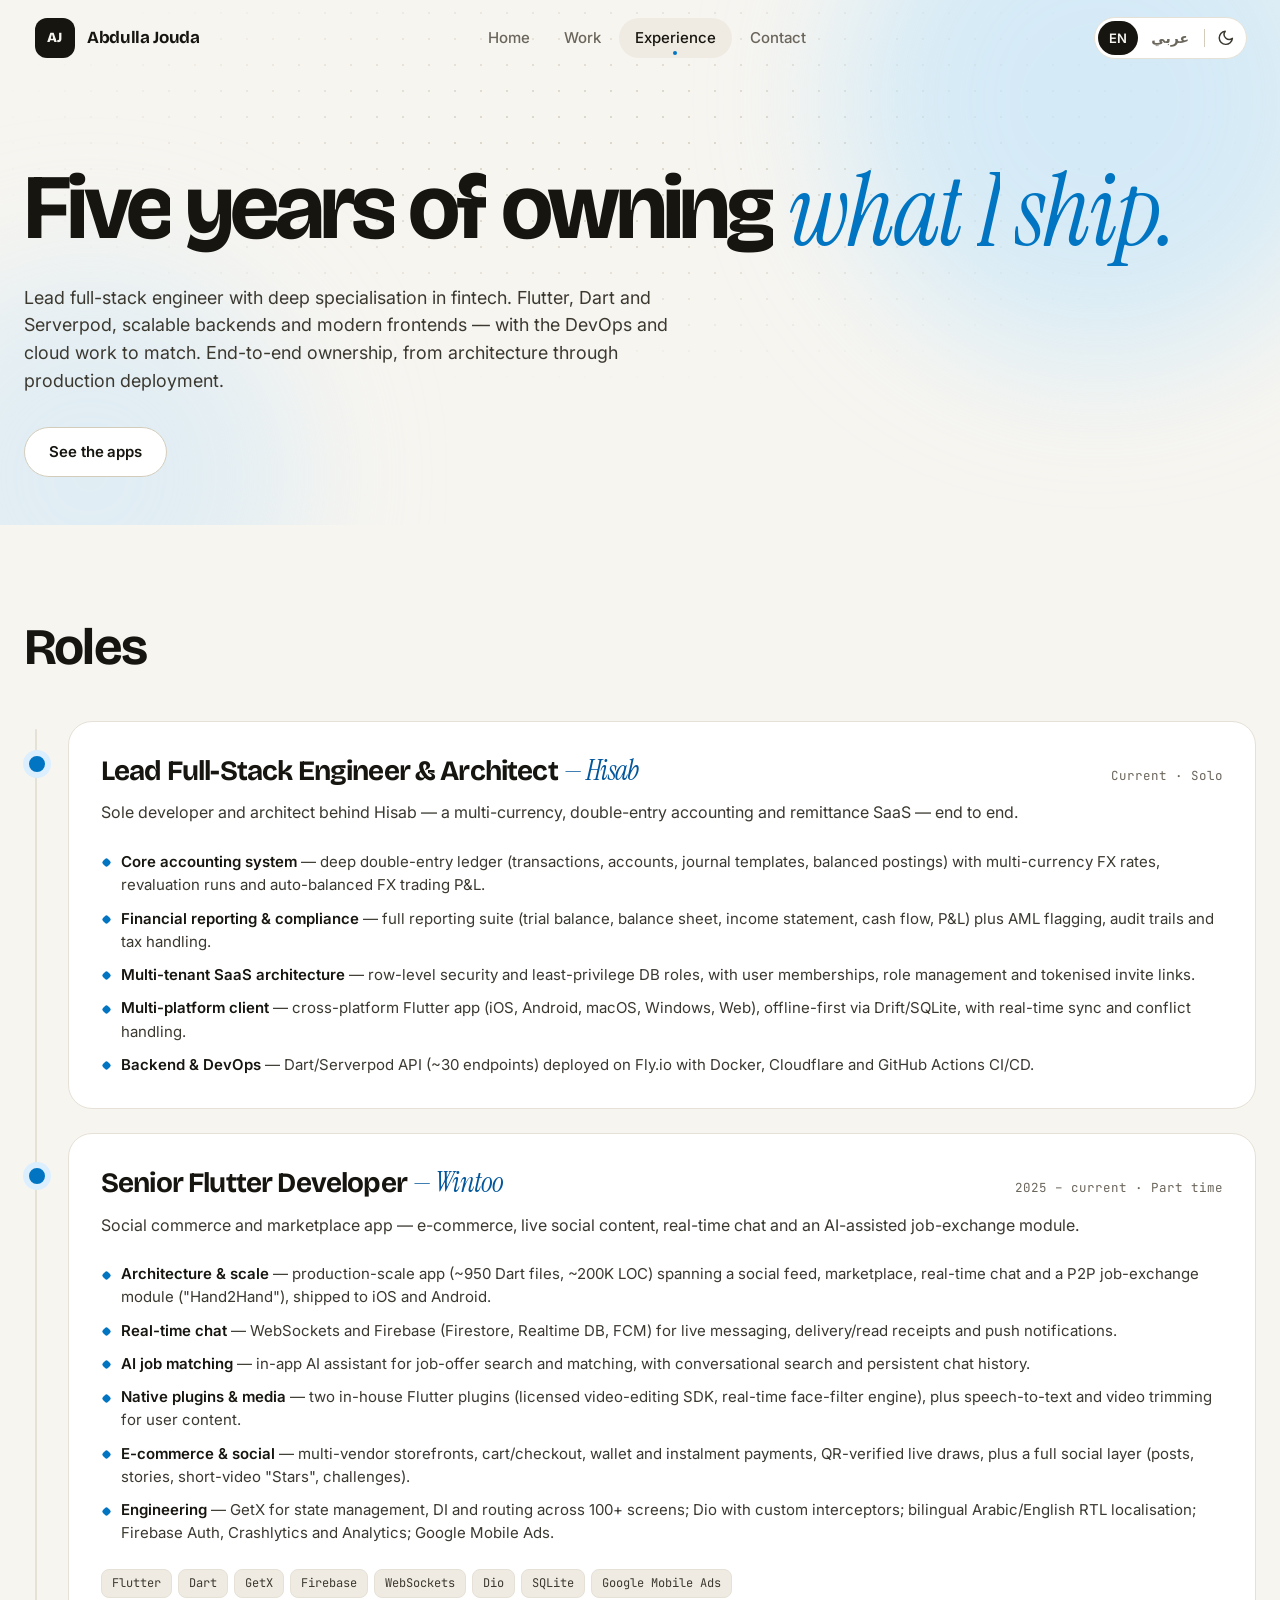
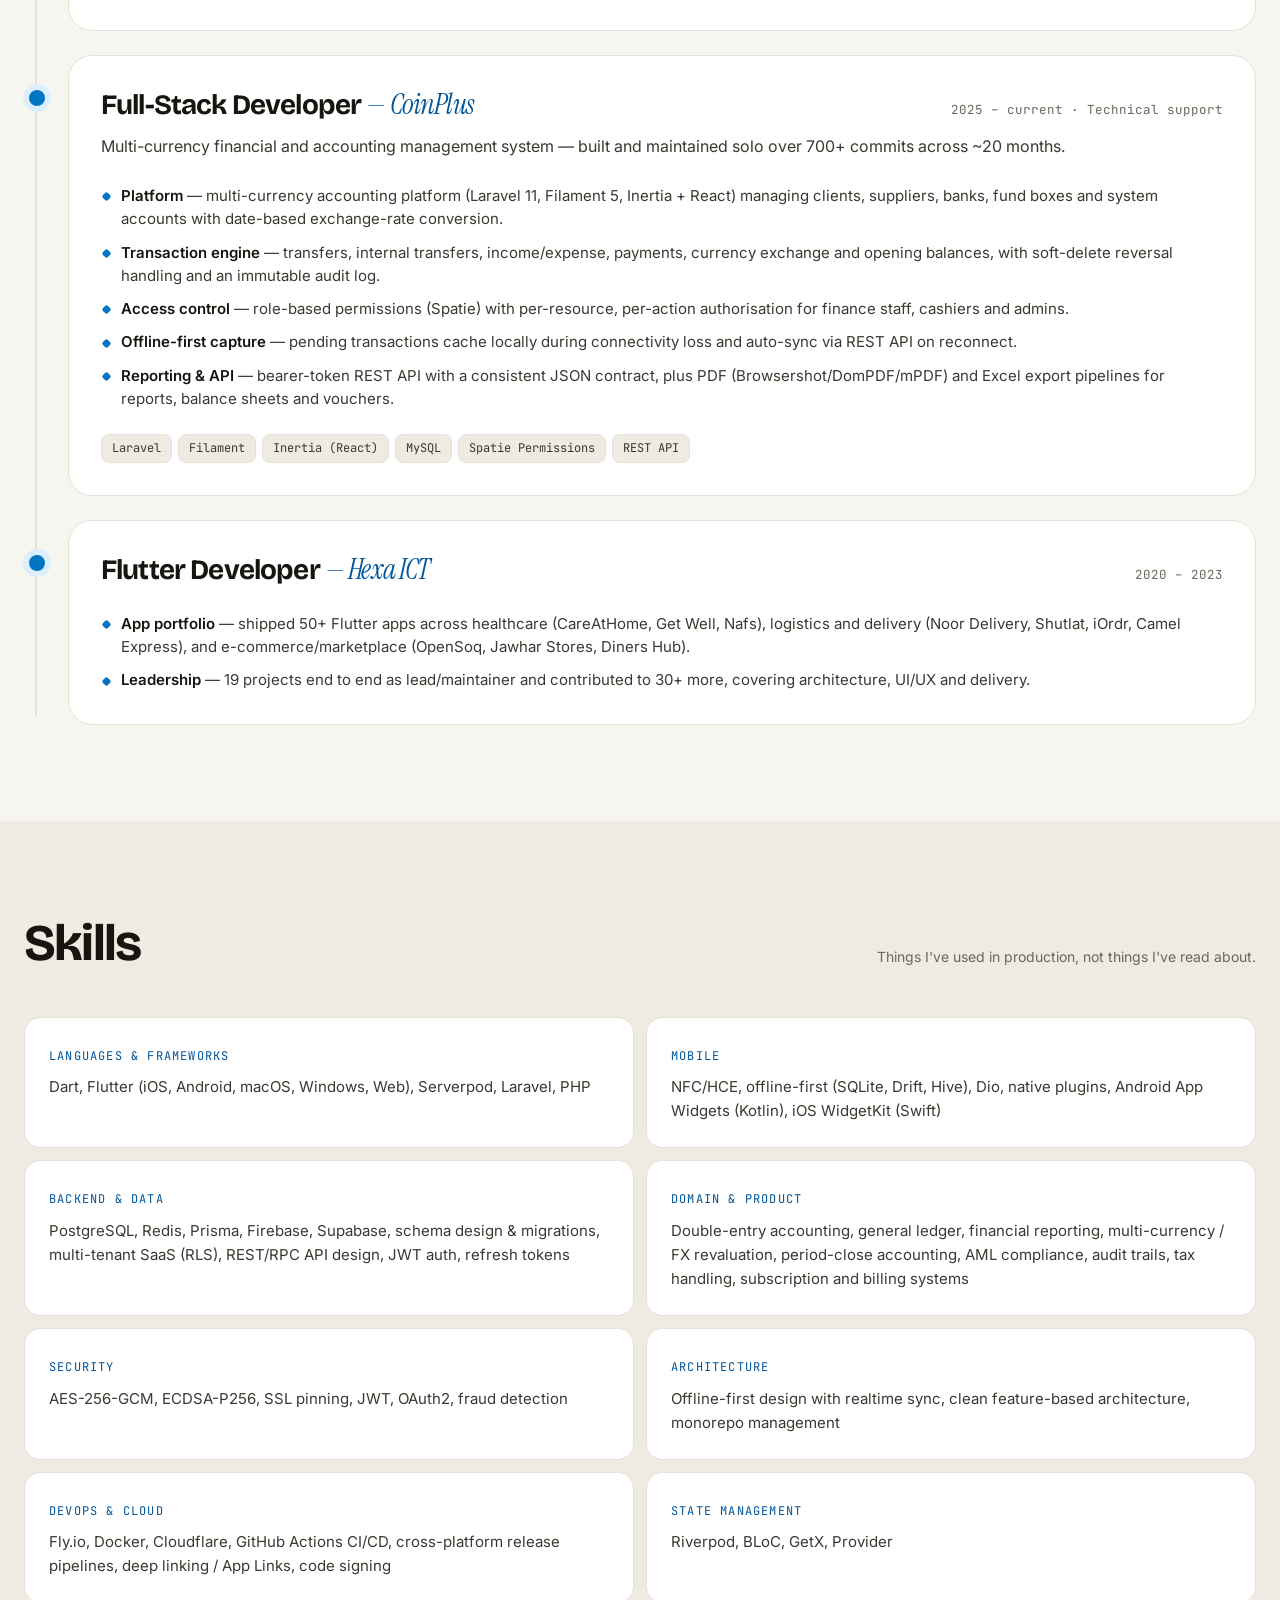
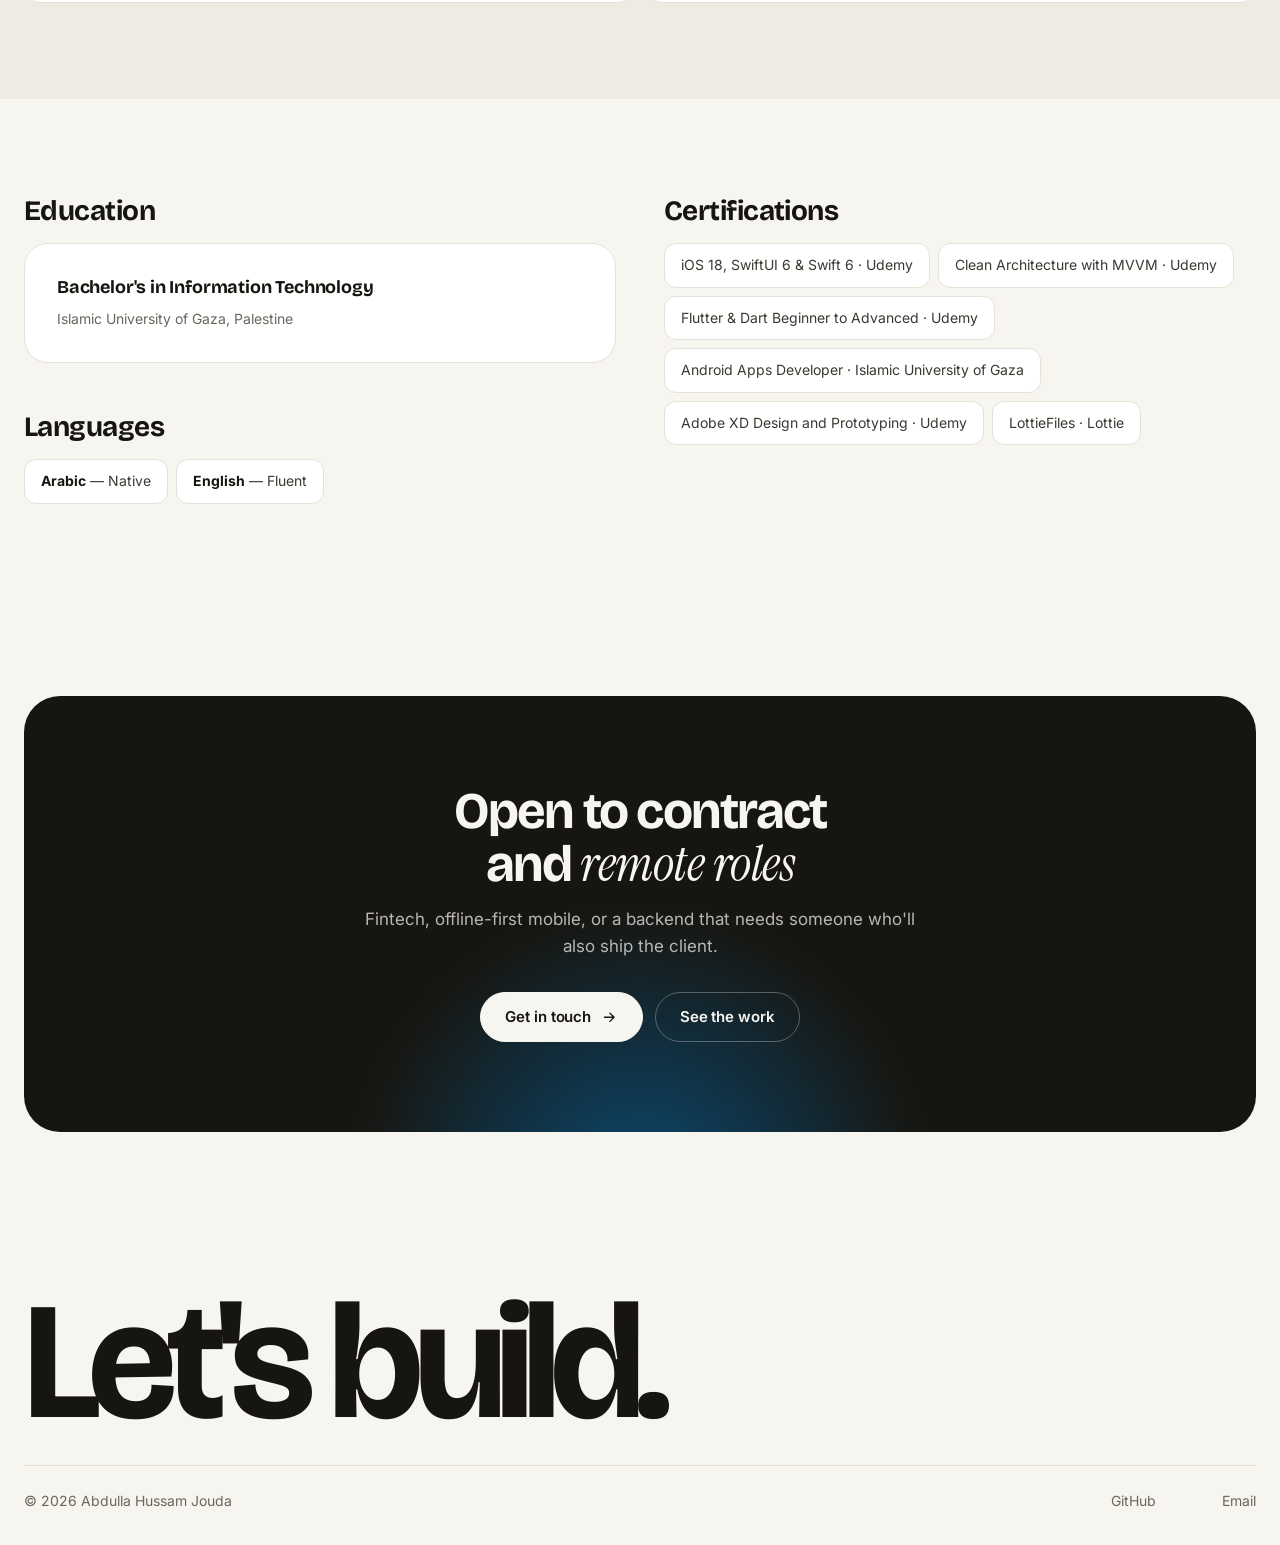
<file: experience.html>
<!DOCTYPE html>
<html lang="en" data-theme="light">
<head>
<meta charset="utf-8">
<meta name="viewport" content="width=device-width, initial-scale=1">
<title>Experience — Abdulla Jouda</title>
<meta name="description" content="Five years of Flutter and full-stack engineering: Hisab, Wintoo, CoinPlus and 50+ client apps at Hexa ICT. Skills, education and certifications.">
<meta name="author" content="Abdulla Hussam Jouda">
<meta name="theme-color" content="#f7f5f0">
<link rel="canonical" href="https://abdullajouda.github.io/portfolio/experience.html">

<meta property="og:type" content="website">
<meta property="og:title" content="Experience — Abdulla Jouda">
<meta property="og:description" content="Five years of Flutter and full-stack engineering: Hisab, Wintoo, CoinPlus and 50+ client apps at Hexa ICT. Skills, education and certifications.">
<meta property="og:url" content="https://abdullajouda.github.io/portfolio/experience.html">
<meta name="twitter:card" content="summary_large_image">
<meta property="og:image" content="https://abdullajouda.github.io/portfolio/assets/og-image.png">
<meta property="og:image:width" content="1200">
<meta property="og:image:height" content="630">
<meta property="og:image:alt" content="Abdulla Jouda — Senior Flutter &amp; Full-Stack Developer, with two app screens">
<meta property="og:site_name" content="Abdulla Jouda">
<meta name="twitter:image" content="https://abdullajouda.github.io/portfolio/assets/og-image.png">
<meta name="twitter:title" content="Experience — Abdulla Jouda">
<meta name="twitter:description" content="Five years of Flutter and full-stack engineering: Hisab, Wintoo, CoinPlus and 50+ client apps at Hexa ICT. Skills, education and certifications.">

<link rel="icon" href="assets/icon.svg" type="image/svg+xml">
<link rel="icon" href="assets/icon-192.png" type="image/png" sizes="192x192">
<link rel="apple-touch-icon" href="assets/apple-touch-icon.png">
<link rel="alternate" hreflang="en" href="https://abdullajouda.github.io/portfolio/experience.html">
<link rel="alternate" hreflang="ar" href="https://abdullajouda.github.io/portfolio/ar/experience.html">
<link rel="alternate" hreflang="x-default" href="https://abdullajouda.github.io/portfolio/experience.html">
<link rel="manifest" href="manifest.json">
<link rel="preconnect" href="https://fonts.googleapis.com">
<link rel="preconnect" href="https://fonts.gstatic.com" crossorigin>
<link rel="stylesheet" href="https://fonts.googleapis.com/css2?family=Bricolage+Grotesque:opsz,wght@12..96,500;12..96,600;12..96,700;12..96,800&amp;family=Inter:wght@400;500;600;700&amp;family=Instrument+Serif:ital@0;1&amp;family=JetBrains+Mono:wght@400;500&amp;display=swap">
<link rel="stylesheet" href="css/styles.css?v=057d3c6">
<script>
  (function () {
    try { if (localStorage.getItem("theme") === "dark") document.documentElement.dataset.theme = "dark"; } catch (e) {}
  })();
</script>

</head>

<body>
<a class="skip-link" href="#main">Skip to content</a>
<div class="scroll-progress" aria-hidden="true"></div>

<svg style="display:none" aria-hidden="true" focusable="false">
  <symbol id="i-arrow" viewBox="0 0 24 24" fill="none" stroke="currentColor" stroke-width="2" stroke-linecap="round" stroke-linejoin="round"><path d="M5 12h14M13 6l6 6-6 6"/></symbol>
  <symbol id="i-mail" viewBox="0 0 24 24" fill="none" stroke="currentColor" stroke-width="2" stroke-linecap="round" stroke-linejoin="round"><rect x="2" y="4" width="20" height="16" rx="2"/><path d="m2 7 10 6 10-6"/></symbol>
  <symbol id="i-pin" viewBox="0 0 24 24" fill="none" stroke="currentColor" stroke-width="2" stroke-linecap="round" stroke-linejoin="round"><path d="M20 10c0 6-8 12-8 12s-8-6-8-12a8 8 0 0 1 16 0Z"/><circle cx="12" cy="10" r="3"/></symbol>
  <symbol id="i-menu" viewBox="0 0 24 24" fill="none" stroke="currentColor" stroke-width="2" stroke-linecap="round"><path d="M4 7h16M4 12h16M4 17h16"/></symbol>
  <symbol id="i-close" viewBox="0 0 24 24" fill="none" stroke="currentColor" stroke-width="2" stroke-linecap="round"><path d="M6 6l12 12M18 6L6 18"/></symbol>
  <symbol id="i-moon" viewBox="0 0 24 24" fill="none" stroke="currentColor" stroke-width="2" stroke-linecap="round" stroke-linejoin="round"><path d="M21 12.8A9 9 0 1 1 11.2 3a7 7 0 0 0 9.8 9.8Z"/></symbol>
  <symbol id="i-sun" viewBox="0 0 24 24" fill="none" stroke="currentColor" stroke-width="2" stroke-linecap="round"><circle cx="12" cy="12" r="4"/><path d="M12 2v2M12 20v2M4.9 4.9l1.4 1.4M17.7 17.7l1.4 1.4M2 12h2M20 12h2M4.9 19.1l1.4-1.4M17.7 6.3l1.4-1.4"/></symbol>
  <symbol id="i-layers" viewBox="0 0 24 24" fill="none" stroke="currentColor" stroke-width="2" stroke-linecap="round" stroke-linejoin="round"><path d="m12 2 9 5-9 5-9-5 9-5Z"/><path d="m3 17 9 5 9-5"/><path d="m3 12 9 5 9-5"/></symbol>
  <symbol id="i-server" viewBox="0 0 24 24" fill="none" stroke="currentColor" stroke-width="2" stroke-linecap="round" stroke-linejoin="round"><rect x="2" y="3" width="20" height="7" rx="2"/><rect x="2" y="14" width="20" height="7" rx="2"/><path d="M6 6.5h.01M6 17.5h.01"/></symbol>
  <symbol id="i-ship" viewBox="0 0 24 24" fill="none" stroke="currentColor" stroke-width="2" stroke-linecap="round" stroke-linejoin="round"><path d="M12 2v6"/><path d="m5 8 7-3 7 3"/><path d="M4 13h16l-1.8 6.3A3 3 0 0 1 15.3 21H8.7a3 3 0 0 1-2.9-1.7L4 13Z"/></symbol>
  <symbol id="i-bolt" viewBox="0 0 24 24" fill="none" stroke="currentColor" stroke-width="2" stroke-linecap="round" stroke-linejoin="round"><path d="M13 2 3 14h9l-1 8 10-12h-9l1-8Z"/></symbol>
  <symbol id="i-check" viewBox="0 0 24 24" fill="none" stroke="currentColor" stroke-width="2.4" stroke-linecap="round" stroke-linejoin="round"><path d="m5 12 5 5L20 7"/></symbol>
  <symbol id="i-download" viewBox="0 0 24 24" fill="none" stroke="currentColor" stroke-width="2" stroke-linecap="round" stroke-linejoin="round"><path d="M12 3v12"/><path d="m7 11 5 5 5-5"/><path d="M4 21h16"/></symbol>
</svg>

<header class="site-header">
  <div class="container container--wide">
    <nav class="nav" aria-label="Primary">
      <a class="brand" href="index.html">
        <span class="monogram" aria-hidden="true">AJ</span>
        <span>Abdulla Jouda</span>
      </a>

      <ul class="nav-links">
        <li><a href="index.html">Home</a></li>
        <li><a href="projects.html">Work</a></li>
        <li><a href="experience.html" aria-current="page">Experience</a></li>
        <li><a href="contact.html">Contact</a></li>
      </ul>

      <div class="nav-actions">
        <a class="btn btn--secondary btn--sm nav-resume" data-site-link="resume" href="#" hidden>Resume</a>
        <div class="prefs" role="group" aria-label="Language and theme">
          <span class="prefs__lang" role="group" aria-label="Language">
            <span class="prefs__opt is-on" lang="en" aria-current="true">EN</span>
            <a class="prefs__opt" href="ar/experience.html" lang="ar" hreflang="ar">عربي</a>
          </span>
          <span class="prefs__sep" aria-hidden="true"></span>
          <button class="prefs__theme" type="button" data-theme-toggle aria-label="Switch colour theme">
            <svg class="icon icon-moon" aria-hidden="true"><use href="#i-moon"/></svg>
            <svg class="icon icon-sun" aria-hidden="true"><use href="#i-sun"/></svg>
          </button>
        </div>
        <button class="icon-btn nav-toggle" type="button" data-nav-open aria-expanded="false" aria-controls="mobile-nav" aria-label="Open menu">
          <svg class="icon" aria-hidden="true"><use href="#i-menu"/></svg>
        </button>
      </div>
    </nav>
  </div>
</header>

<div class="nav-backdrop" data-nav-backdrop data-nav-close></div>
<div class="nav-drawer" id="mobile-nav" data-nav-drawer aria-label="Mobile navigation">
  <div class="nav-drawer__head">
    <span class="eyebrow">Menu</span>
    <button class="icon-btn" type="button" data-nav-close aria-label="Close menu">
      <svg class="icon" aria-hidden="true"><use href="#i-close"/></svg>
    </button>
  </div>
  <ul class="nav-drawer__links">
    <li><a href="index.html">Home</a></li>
    <li><a href="projects.html">Work</a></li>
    <li><a href="experience.html" aria-current="page">Experience</a></li>
    <li><a href="contact.html">Contact</a></li>
  </ul>
  <a class="btn btn--primary btn--block" data-site-link="resume" href="#" hidden>Download resume</a>
</div>

<main id="main">

  <section class="hero hero--page">
    <div class="hero__bg" aria-hidden="true"><span class="blob blob--a"></span><span class="blob blob--b"></span></div>
    <div class="container container--wide">
      <h1 class="display hero__title" data-split>Five years of owning <span class="serif">what I ship.</span></h1>
      <p class="lede hero__lede fade-up" style="--d:550ms;max-width:62ch">
        Lead full-stack engineer with deep specialisation in fintech. Flutter, Dart and
        Serverpod, scalable backends and modern frontends — with the DevOps and cloud work
        to match. End-to-end ownership, from architecture through production deployment.
      </p>
      <p class="hero__actions fade-up" style="--d:700ms">
        <a class="btn btn--primary" data-site-link="resume" href="#" hidden>
          Download resume <svg class="icon" aria-hidden="true"><use href="#i-download"/></svg>
        </a>
        <a class="btn btn--secondary" href="projects.html">See the apps</a>
      </p>
    </div>
  </section>

<section class="section">
    <div class="container container--wide">
      <div class="section-head" data-reveal>
        <h2 class="h2">Roles</h2>
      </div>

      <div class="timeline" data-timeline>

        <article class="role">
          <div class="role__head">
            <h3 class="role__title">Lead Full-Stack Engineer &amp; Architect <span>— Hisab</span></h3>
            <span class="role__when">Current · Solo</span>
          </div>
          <p class="role__summary">Sole developer and architect behind Hisab — a multi-currency, double-entry accounting and remittance SaaS — end to end.</p>
          <div class="role__body">
            <ul class="project__points">
              <li><b>Core accounting system</b> — deep double-entry ledger (transactions, accounts, journal templates, balanced postings) with multi-currency FX rates, revaluation runs and auto-balanced FX trading P&amp;L.</li>
              <li><b>Financial reporting &amp; compliance</b> — full reporting suite (trial balance, balance sheet, income statement, cash flow, P&amp;L) plus AML flagging, audit trails and tax handling.</li>
              <li><b>Multi-tenant SaaS architecture</b> — row-level security and least-privilege DB roles, with user memberships, role management and tokenised invite links.</li>
              <li><b>Multi-platform client</b> — cross-platform Flutter app (iOS, Android, macOS, Windows, Web), offline-first via Drift/SQLite, with real-time sync and conflict handling.</li>
              <li><b>Backend &amp; DevOps</b> — Dart/Serverpod API (~30 endpoints) deployed on Fly.io with Docker, Cloudflare and GitHub Actions CI/CD.</li>
            </ul>
          </div>
        </article>

        <article class="role">
          <div class="role__head">
            <h3 class="role__title">Senior Flutter Developer <span>— Wintoo</span></h3>
            <span class="role__when">2025 – current · Part time</span>
          </div>
          <p class="role__summary">Social commerce and marketplace app — e-commerce, live social content, real-time chat and an AI-assisted job-exchange module.</p>
          <div class="role__body">
            <ul class="project__points">
              <li><b>Architecture &amp; scale</b> — production-scale app (~950 Dart files, ~200K LOC) spanning a social feed, marketplace, real-time chat and a P2P job-exchange module ("Hand2Hand"), shipped to iOS and Android.</li>
              <li><b>Real-time chat</b> — WebSockets and Firebase (Firestore, Realtime DB, FCM) for live messaging, delivery/read receipts and push notifications.</li>
              <li><b>AI job matching</b> — in-app AI assistant for job-offer search and matching, with conversational search and persistent chat history.</li>
              <li><b>Native plugins &amp; media</b> — two in-house Flutter plugins (licensed video-editing SDK, real-time face-filter engine), plus speech-to-text and video trimming for user content.</li>
              <li><b>E-commerce &amp; social</b> — multi-vendor storefronts, cart/checkout, wallet and instalment payments, QR-verified live draws, plus a full social layer (posts, stories, short-video "Stars", challenges).</li>
              <li><b>Engineering</b> — GetX for state management, DI and routing across 100+ screens; Dio with custom interceptors; bilingual Arabic/English RTL localisation; Firebase Auth, Crashlytics and Analytics; Google Mobile Ads.</li>
            </ul>
            <div class="techline">
              <span class="tech">Flutter</span><span class="tech">Dart</span><span class="tech">GetX</span><span class="tech">Firebase</span><span class="tech">WebSockets</span><span class="tech">Dio</span><span class="tech">SQLite</span><span class="tech">Google Mobile Ads</span>
            </div>
          </div>
        </article>

        <article class="role">
          <div class="role__head">
            <h3 class="role__title">Full-Stack Developer <span>— CoinPlus</span></h3>
            <span class="role__when">2025 – current · Technical support</span>
          </div>
          <p class="role__summary">Multi-currency financial and accounting management system — built and maintained solo over 700+ commits across ~20 months.</p>
          <div class="role__body">
            <ul class="project__points">
              <li><b>Platform</b> — multi-currency accounting platform (Laravel 11, Filament 5, Inertia + React) managing clients, suppliers, banks, fund boxes and system accounts with date-based exchange-rate conversion.</li>
              <li><b>Transaction engine</b> — transfers, internal transfers, income/expense, payments, currency exchange and opening balances, with soft-delete reversal handling and an immutable audit log.</li>
              <li><b>Access control</b> — role-based permissions (Spatie) with per-resource, per-action authorisation for finance staff, cashiers and admins.</li>
              <li><b>Offline-first capture</b> — pending transactions cache locally during connectivity loss and auto-sync via REST API on reconnect.</li>
              <li><b>Reporting &amp; API</b> — bearer-token REST API with a consistent JSON contract, plus PDF (Browsershot/DomPDF/mPDF) and Excel export pipelines for reports, balance sheets and vouchers.</li>
            </ul>
            <div class="techline">
              <span class="tech">Laravel</span><span class="tech">Filament</span><span class="tech">Inertia (React)</span><span class="tech">MySQL</span><span class="tech">Spatie Permissions</span><span class="tech">REST API</span>
            </div>
          </div>
        </article>

        <article class="role">
          <div class="role__head">
            <h3 class="role__title">Flutter Developer <span>— Hexa ICT</span></h3>
            <span class="role__when">2020 – 2023</span>
          </div>
          <div class="role__body">
            <ul class="project__points">
              <li><b>App portfolio</b> — shipped 50+ Flutter apps across healthcare (CareAtHome, Get Well, Nafs), logistics and delivery (Noor Delivery, Shutlat, iOrdr, Camel Express), and e-commerce/marketplace (OpenSoq, Jawhar Stores, Diners Hub).</li>
              <li><b>Leadership</b> — 19 projects end to end as lead/maintainer and contributed to 30+ more, covering architecture, UI/UX and delivery.</li>
            </ul>
          </div>
        </article>

      </div>
    </div>
  </section>

  <section class="section section--sunk">
    <div class="container container--wide">
      <div class="section-head" data-reveal>
        <h2 class="h2">Skills</h2>
        <p class="small muted">Things I've used in production, not things I've read about.</p>
      </div>

      <div class="matrix" data-stagger>
        <div class="matrix__row">
          <span class="matrix__key">Languages &amp; frameworks</span>
          <p class="matrix__val">Dart, Flutter (iOS, Android, macOS, Windows, Web), Serverpod, Laravel, PHP</p>
        </div>
        <div class="matrix__row">
          <span class="matrix__key">Mobile</span>
          <p class="matrix__val">NFC/HCE, offline-first (SQLite, Drift, Hive), Dio, native plugins, Android App Widgets (Kotlin), iOS WidgetKit (Swift)</p>
        </div>
        <div class="matrix__row">
          <span class="matrix__key">Backend &amp; data</span>
          <p class="matrix__val">PostgreSQL, Redis, Prisma, Firebase, Supabase, schema design &amp; migrations, multi-tenant SaaS (RLS), REST/RPC API design, JWT auth, refresh tokens</p>
        </div>
        <div class="matrix__row">
          <span class="matrix__key">Domain &amp; product</span>
          <p class="matrix__val">Double-entry accounting, general ledger, financial reporting, multi-currency / FX revaluation, period-close accounting, AML compliance, audit trails, tax handling, subscription and billing systems</p>
        </div>
        <div class="matrix__row">
          <span class="matrix__key">Security</span>
          <p class="matrix__val">AES-256-GCM, ECDSA-P256, SSL pinning, JWT, OAuth2, fraud detection</p>
        </div>
        <div class="matrix__row">
          <span class="matrix__key">Architecture</span>
          <p class="matrix__val">Offline-first design with realtime sync, clean feature-based architecture, monorepo management</p>
        </div>
        <div class="matrix__row">
          <span class="matrix__key">DevOps &amp; cloud</span>
          <p class="matrix__val">Fly.io, Docker, Cloudflare, GitHub Actions CI/CD, cross-platform release pipelines, deep linking / App Links, code signing</p>
        </div>
        <div class="matrix__row">
          <span class="matrix__key">State management</span>
          <p class="matrix__val">Riverpod, BLoC, GetX, Provider</p>
        </div>
      </div>
    </div>
  </section>

  <section class="section">
    <div class="container container--wide">
      <div class="grid grid--2" style="gap:var(--sp-7)" data-reveal>

        <div>
          <h2 class="h3">Education</h2>
          <div class="card" style="margin-top:var(--sp-4)">
            <p class="h4">Bachelor's in Information Technology</p>
            <p class="muted small" style="margin-top:var(--sp-2)">Islamic University of Gaza, Palestine</p>
          </div>

          <h2 class="h3" style="margin-top:var(--sp-7)">Languages</h2>
          <ul class="chips" data-stagger style="margin-top:var(--sp-4)">
            <li class="chip"><b>Arabic</b> — Native</li>
            <li class="chip"><b>English</b> — Fluent</li>
          </ul>
        </div>

        <div>
          <h2 class="h3">Certifications</h2>
          <ul class="chips" data-stagger style="margin-top:var(--sp-4)">
            <li class="chip chip--accent">iOS 18, SwiftUI 6 &amp; Swift 6 · Udemy</li>
            <li class="chip chip--accent">Clean Architecture with MVVM · Udemy</li>
            <li class="chip chip--accent">Flutter &amp; Dart Beginner to Advanced · Udemy</li>
            <li class="chip chip--accent">Android Apps Developer · Islamic University of Gaza</li>
            <li class="chip chip--accent">Adobe XD Design and Prototyping · Udemy</li>
            <li class="chip chip--accent">LottieFiles · Lottie</li>
          </ul>
        </div>

      </div>
    </div>
  </section>

    <section class="section">
    <div class="container container--wide">
      <div class="cta" data-reveal>
        <h2 class="h2">Open to contract and <span class="serif">remote roles</span></h2>
        <p>Fintech, offline-first mobile, or a backend that needs someone who'll also ship the client.</p>
        <div class="cta__actions">
          <a class="btn btn--primary" href="contact.html">Get in touch <svg class="icon icon-arrow" aria-hidden="true"><use href="#i-arrow"/></svg></a>
          <a class="btn btn--secondary" href="projects.html">See the work</a>
        </div>
      </div>
    </div>
  </section>

</main>

<footer class="site-footer">
  <div class="container container--wide">
    <div class="site-footer__big" data-reveal><a href="contact.html">Let's build.</a></div>
    <div class="site-footer__inner">
      <p class="small muted">© <span data-year>2026</span> Abdulla Hussam Jouda</p>
      <ul class="site-footer__links">
        <li><a data-site-link="github" href="#" hidden>GitHub</a></li>
        <li><a data-site-link="linkedin" href="#" hidden>LinkedIn</a></li>
        <li><a data-site-link="twitter" href="#" hidden>X</a></li>
        <li><a data-site-link="email" href="#">Email</a></li>
      </ul>
    </div>
  </div>
</footer>

<script src="js/site-config.js?v=057d3c6"></script>
<script src="js/screens.js?v=057d3c6"></script>
<script src="js/site.js?v=057d3c6"></script>
</body>
</html>
</file>
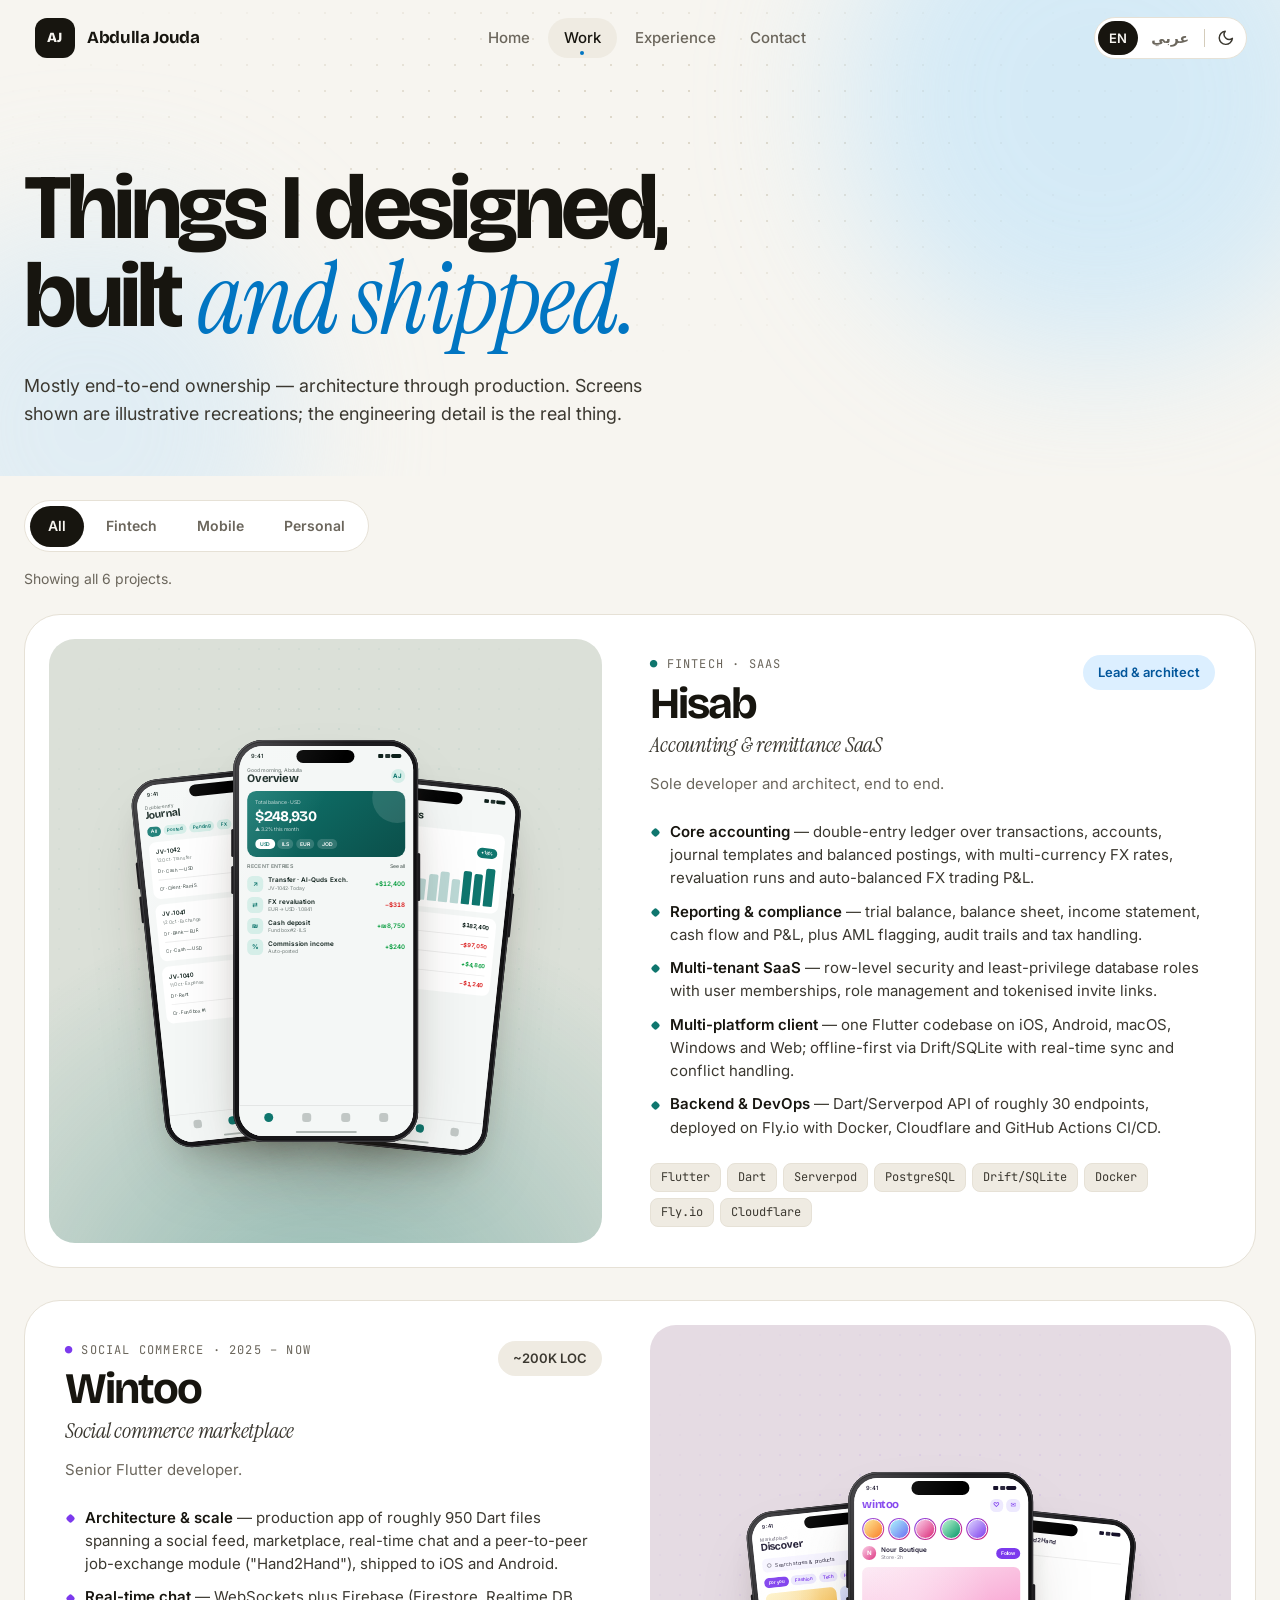
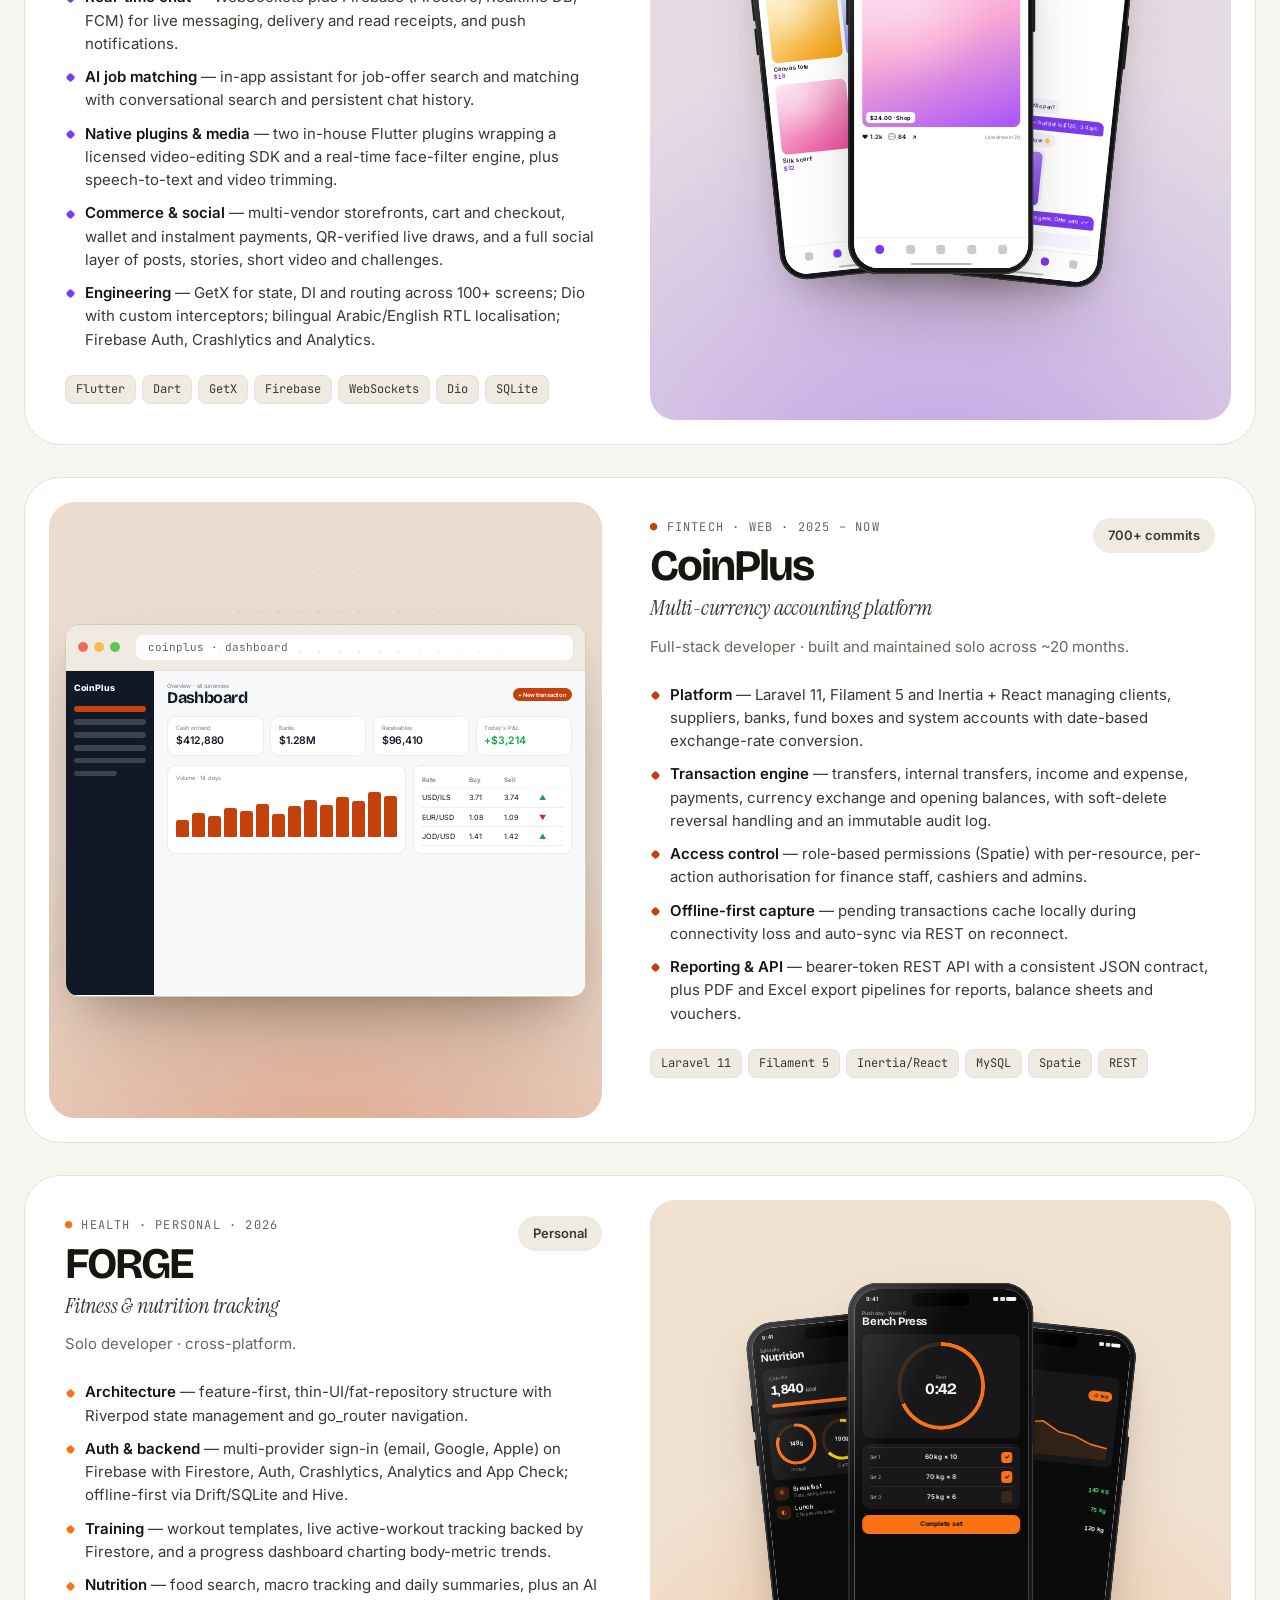
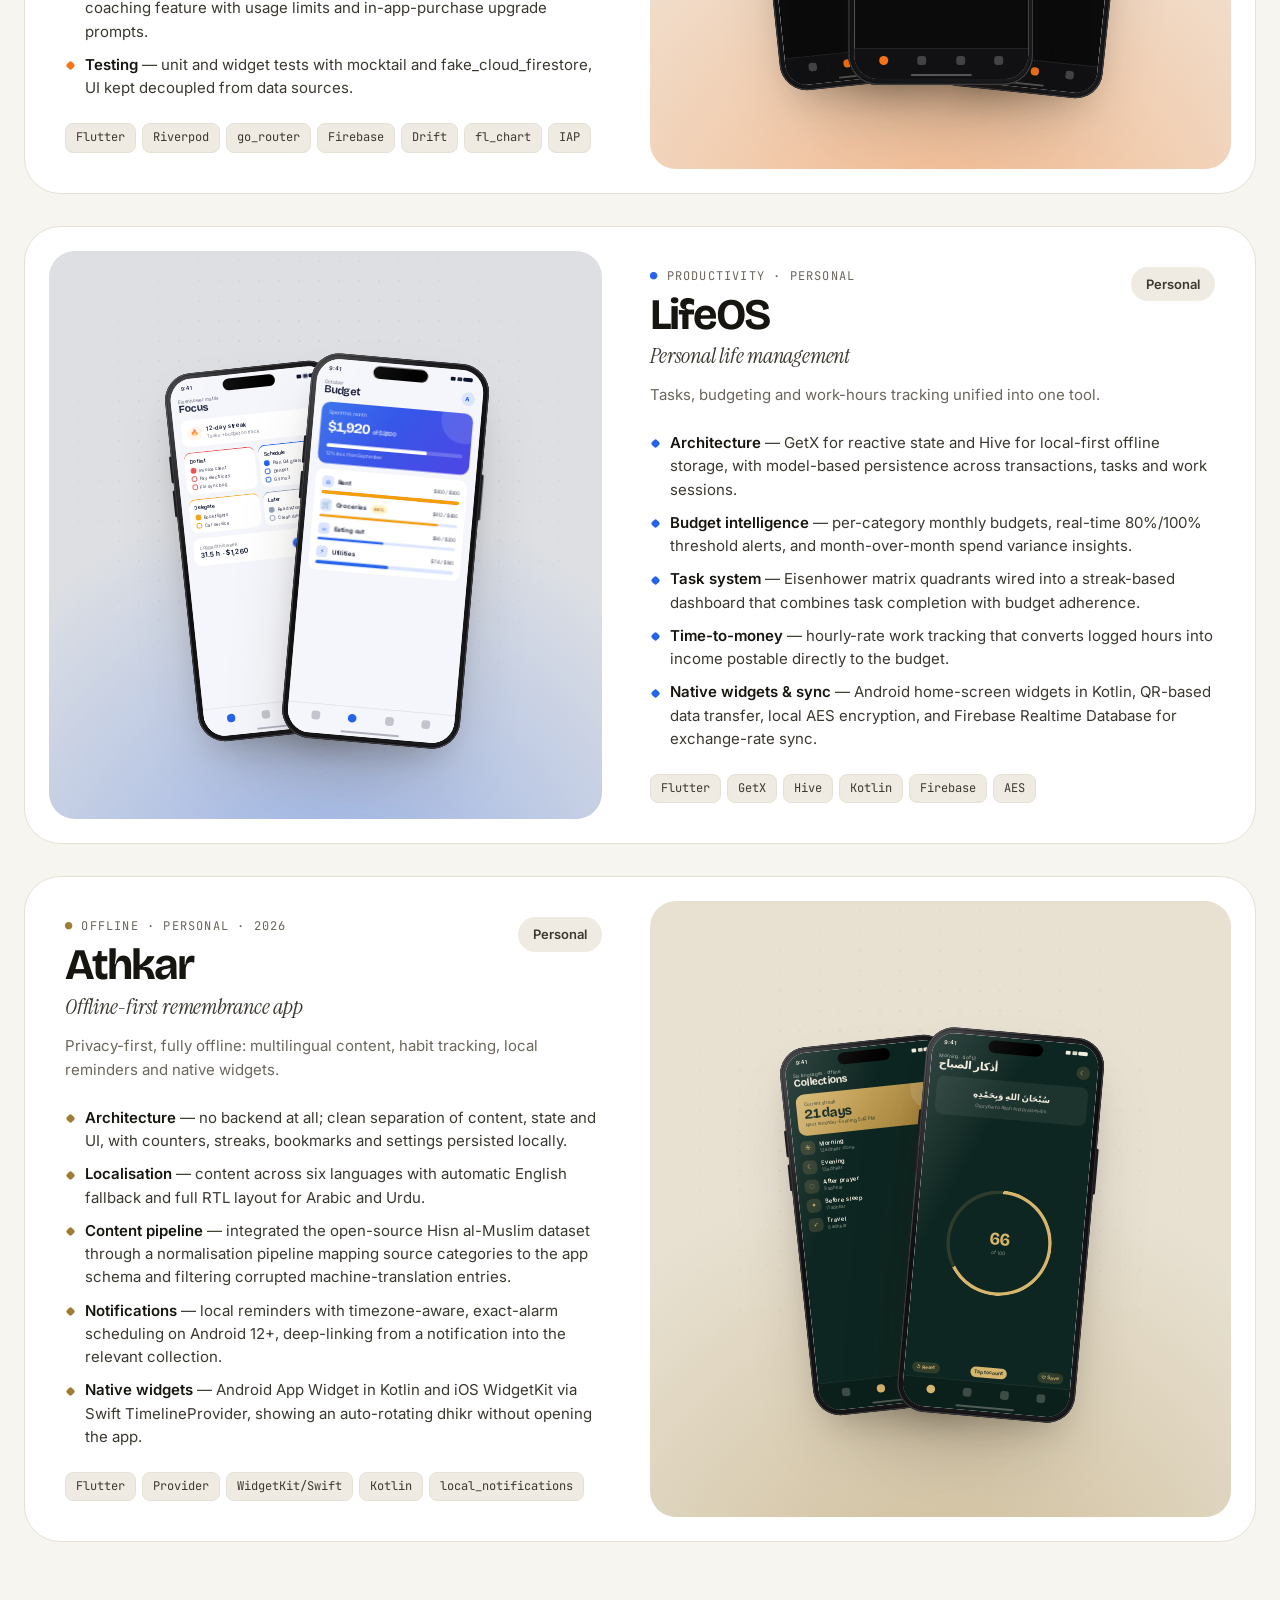
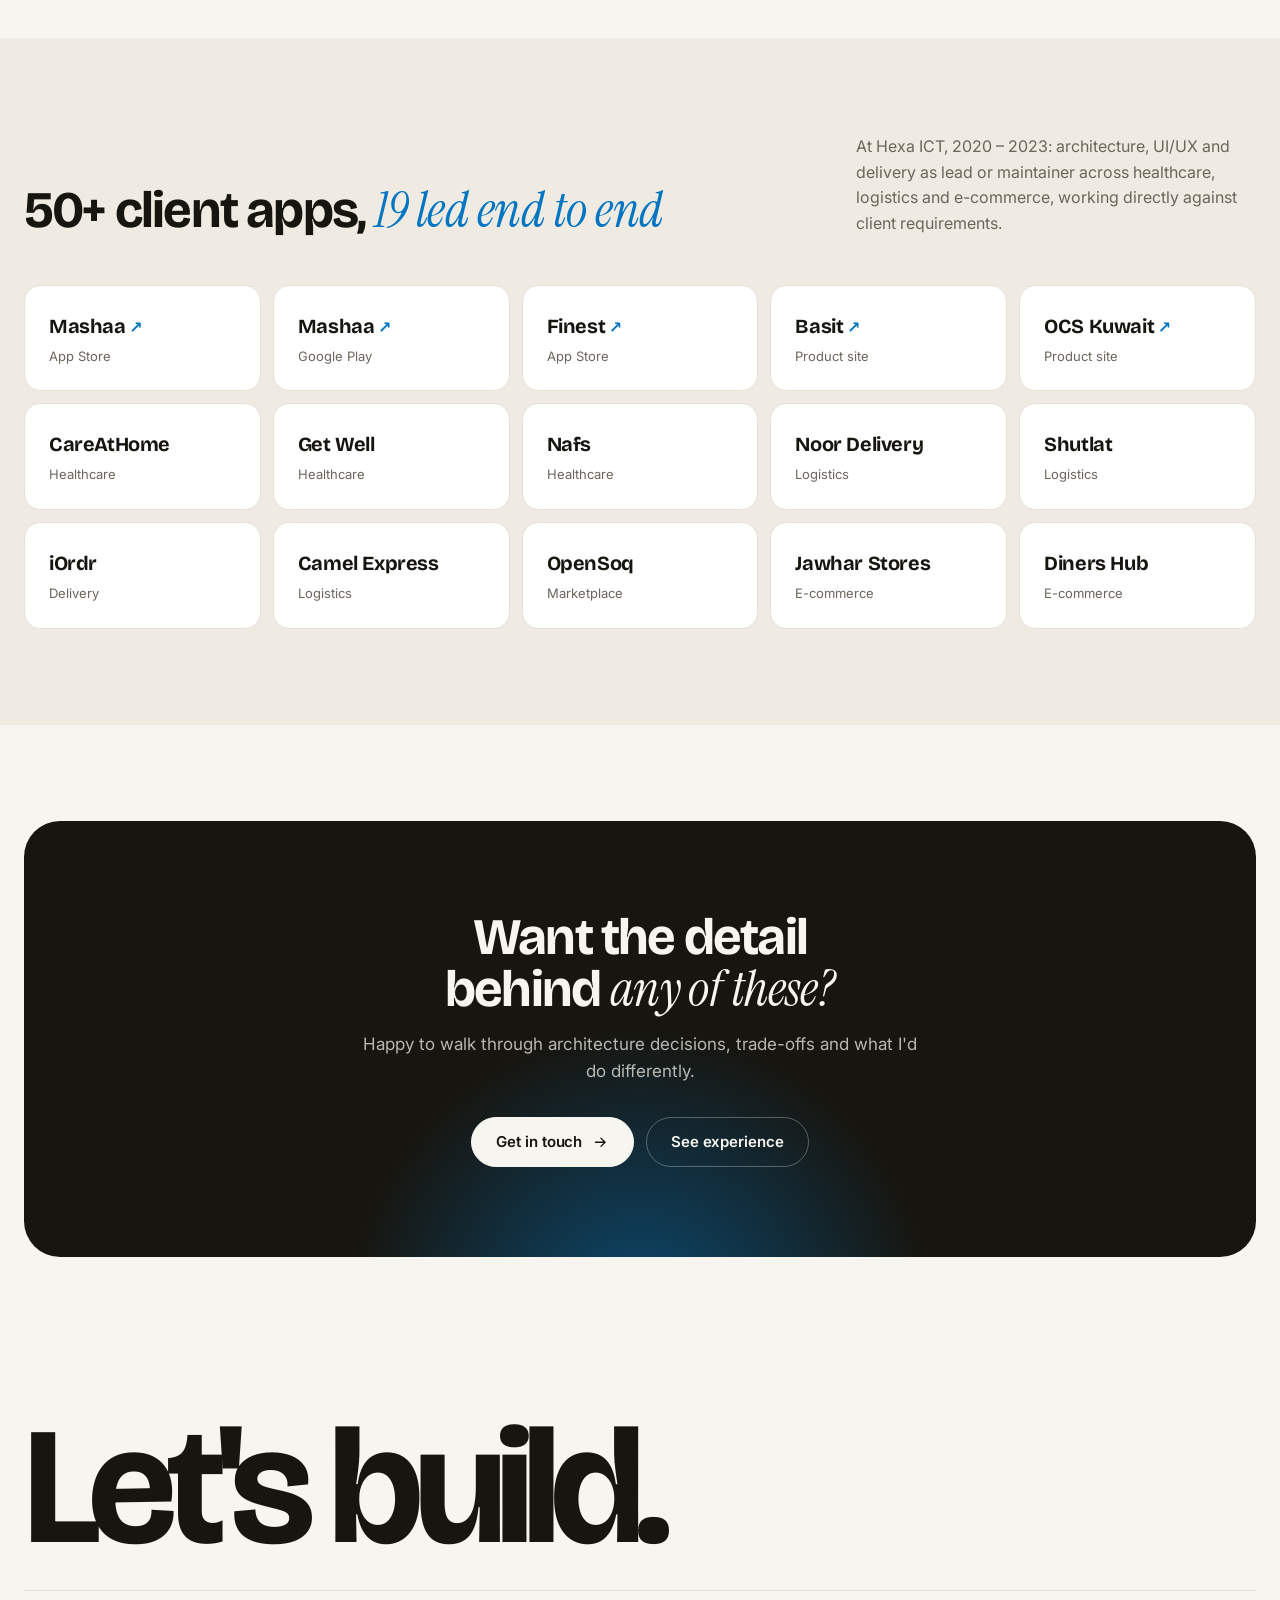
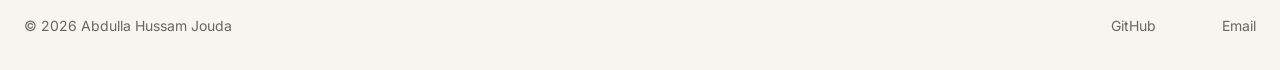
<file: projects.html>
<!DOCTYPE html>
<html lang="en" data-theme="light">
<head>
<meta charset="utf-8">
<meta name="viewport" content="width=device-width, initial-scale=1">
<title>Work — Abdulla Jouda</title>
<meta name="description" content="Selected projects: a multi-currency double-entry accounting SaaS, a 200K-line social commerce app, offline-first Flutter products and 50+ shipped client apps.">
<meta name="author" content="Abdulla Hussam Jouda">
<meta name="theme-color" content="#f7f5f0">
<link rel="canonical" href="https://abdullajouda.github.io/portfolio/projects.html">

<meta property="og:type" content="website">
<meta property="og:title" content="Work — Abdulla Jouda">
<meta property="og:description" content="Selected projects: a multi-currency double-entry accounting SaaS, a 200K-line social commerce app, offline-first Flutter products and 50+ shipped client apps.">
<meta property="og:url" content="https://abdullajouda.github.io/portfolio/projects.html">
<meta name="twitter:card" content="summary_large_image">
<meta property="og:image" content="https://abdullajouda.github.io/portfolio/assets/og-image.png">
<meta property="og:image:width" content="1200">
<meta property="og:image:height" content="630">
<meta property="og:image:alt" content="Abdulla Jouda — Senior Flutter &amp; Full-Stack Developer, with two app screens">
<meta property="og:site_name" content="Abdulla Jouda">
<meta name="twitter:image" content="https://abdullajouda.github.io/portfolio/assets/og-image.png">
<meta name="twitter:title" content="Work — Abdulla Jouda">
<meta name="twitter:description" content="Selected projects: a multi-currency double-entry accounting SaaS, a 200K-line social commerce app, offline-first Flutter products and 50+ shipped client apps.">

<link rel="icon" href="assets/icon.svg" type="image/svg+xml">
<link rel="icon" href="assets/icon-192.png" type="image/png" sizes="192x192">
<link rel="apple-touch-icon" href="assets/apple-touch-icon.png">
<link rel="alternate" hreflang="en" href="https://abdullajouda.github.io/portfolio/projects.html">
<link rel="alternate" hreflang="ar" href="https://abdullajouda.github.io/portfolio/ar/projects.html">
<link rel="alternate" hreflang="x-default" href="https://abdullajouda.github.io/portfolio/projects.html">
<link rel="manifest" href="manifest.json">
<link rel="preconnect" href="https://fonts.googleapis.com">
<link rel="preconnect" href="https://fonts.gstatic.com" crossorigin>
<link rel="stylesheet" href="https://fonts.googleapis.com/css2?family=Bricolage+Grotesque:opsz,wght@12..96,500;12..96,600;12..96,700;12..96,800&amp;family=Inter:wght@400;500;600;700&amp;family=Instrument+Serif:ital@0;1&amp;family=JetBrains+Mono:wght@400;500&amp;display=swap">
<link rel="stylesheet" href="css/styles.css?v=057d3c6">
<script>
  (function () {
    try { if (localStorage.getItem("theme") === "dark") document.documentElement.dataset.theme = "dark"; } catch (e) {}
  })();
</script>

</head>

<body>
<a class="skip-link" href="#main">Skip to content</a>
<div class="scroll-progress" aria-hidden="true"></div>

<svg style="display:none" aria-hidden="true" focusable="false">
  <symbol id="i-arrow" viewBox="0 0 24 24" fill="none" stroke="currentColor" stroke-width="2" stroke-linecap="round" stroke-linejoin="round"><path d="M5 12h14M13 6l6 6-6 6"/></symbol>
  <symbol id="i-mail" viewBox="0 0 24 24" fill="none" stroke="currentColor" stroke-width="2" stroke-linecap="round" stroke-linejoin="round"><rect x="2" y="4" width="20" height="16" rx="2"/><path d="m2 7 10 6 10-6"/></symbol>
  <symbol id="i-pin" viewBox="0 0 24 24" fill="none" stroke="currentColor" stroke-width="2" stroke-linecap="round" stroke-linejoin="round"><path d="M20 10c0 6-8 12-8 12s-8-6-8-12a8 8 0 0 1 16 0Z"/><circle cx="12" cy="10" r="3"/></symbol>
  <symbol id="i-menu" viewBox="0 0 24 24" fill="none" stroke="currentColor" stroke-width="2" stroke-linecap="round"><path d="M4 7h16M4 12h16M4 17h16"/></symbol>
  <symbol id="i-close" viewBox="0 0 24 24" fill="none" stroke="currentColor" stroke-width="2" stroke-linecap="round"><path d="M6 6l12 12M18 6L6 18"/></symbol>
  <symbol id="i-moon" viewBox="0 0 24 24" fill="none" stroke="currentColor" stroke-width="2" stroke-linecap="round" stroke-linejoin="round"><path d="M21 12.8A9 9 0 1 1 11.2 3a7 7 0 0 0 9.8 9.8Z"/></symbol>
  <symbol id="i-sun" viewBox="0 0 24 24" fill="none" stroke="currentColor" stroke-width="2" stroke-linecap="round"><circle cx="12" cy="12" r="4"/><path d="M12 2v2M12 20v2M4.9 4.9l1.4 1.4M17.7 17.7l1.4 1.4M2 12h2M20 12h2M4.9 19.1l1.4-1.4M17.7 6.3l1.4-1.4"/></symbol>
  <symbol id="i-layers" viewBox="0 0 24 24" fill="none" stroke="currentColor" stroke-width="2" stroke-linecap="round" stroke-linejoin="round"><path d="m12 2 9 5-9 5-9-5 9-5Z"/><path d="m3 17 9 5 9-5"/><path d="m3 12 9 5 9-5"/></symbol>
  <symbol id="i-server" viewBox="0 0 24 24" fill="none" stroke="currentColor" stroke-width="2" stroke-linecap="round" stroke-linejoin="round"><rect x="2" y="3" width="20" height="7" rx="2"/><rect x="2" y="14" width="20" height="7" rx="2"/><path d="M6 6.5h.01M6 17.5h.01"/></symbol>
  <symbol id="i-ship" viewBox="0 0 24 24" fill="none" stroke="currentColor" stroke-width="2" stroke-linecap="round" stroke-linejoin="round"><path d="M12 2v6"/><path d="m5 8 7-3 7 3"/><path d="M4 13h16l-1.8 6.3A3 3 0 0 1 15.3 21H8.7a3 3 0 0 1-2.9-1.7L4 13Z"/></symbol>
  <symbol id="i-bolt" viewBox="0 0 24 24" fill="none" stroke="currentColor" stroke-width="2" stroke-linecap="round" stroke-linejoin="round"><path d="M13 2 3 14h9l-1 8 10-12h-9l1-8Z"/></symbol>
  <symbol id="i-check" viewBox="0 0 24 24" fill="none" stroke="currentColor" stroke-width="2.4" stroke-linecap="round" stroke-linejoin="round"><path d="m5 12 5 5L20 7"/></symbol>
  <symbol id="i-ext" viewBox="0 0 24 24" fill="none" stroke="currentColor" stroke-width="2" stroke-linecap="round" stroke-linejoin="round"><path d="M18 13v6a2 2 0 0 1-2 2H5a2 2 0 0 1-2-2V8a2 2 0 0 1 2-2h6"/><path d="M15 3h6v6"/><path d="M10 14 21 3"/></symbol>
</svg>

<header class="site-header">
  <div class="container container--wide">
    <nav class="nav" aria-label="Primary">
      <a class="brand" href="index.html">
        <span class="monogram" aria-hidden="true">AJ</span>
        <span>Abdulla Jouda</span>
      </a>

      <ul class="nav-links">
        <li><a href="index.html">Home</a></li>
        <li><a href="projects.html" aria-current="page">Work</a></li>
        <li><a href="experience.html">Experience</a></li>
        <li><a href="contact.html">Contact</a></li>
      </ul>

      <div class="nav-actions">
        <a class="btn btn--secondary btn--sm nav-resume" data-site-link="resume" href="#" hidden>Resume</a>
        <div class="prefs" role="group" aria-label="Language and theme">
          <span class="prefs__lang" role="group" aria-label="Language">
            <span class="prefs__opt is-on" lang="en" aria-current="true">EN</span>
            <a class="prefs__opt" href="ar/projects.html" lang="ar" hreflang="ar">عربي</a>
          </span>
          <span class="prefs__sep" aria-hidden="true"></span>
          <button class="prefs__theme" type="button" data-theme-toggle aria-label="Switch colour theme">
            <svg class="icon icon-moon" aria-hidden="true"><use href="#i-moon"/></svg>
            <svg class="icon icon-sun" aria-hidden="true"><use href="#i-sun"/></svg>
          </button>
        </div>
        <button class="icon-btn nav-toggle" type="button" data-nav-open aria-expanded="false" aria-controls="mobile-nav" aria-label="Open menu">
          <svg class="icon" aria-hidden="true"><use href="#i-menu"/></svg>
        </button>
      </div>
    </nav>
  </div>
</header>

<div class="nav-backdrop" data-nav-backdrop data-nav-close></div>
<div class="nav-drawer" id="mobile-nav" data-nav-drawer aria-label="Mobile navigation">
  <div class="nav-drawer__head">
    <span class="eyebrow">Menu</span>
    <button class="icon-btn" type="button" data-nav-close aria-label="Close menu">
      <svg class="icon" aria-hidden="true"><use href="#i-close"/></svg>
    </button>
  </div>
  <ul class="nav-drawer__links">
    <li><a href="index.html">Home</a></li>
    <li><a href="projects.html" aria-current="page">Work</a></li>
    <li><a href="experience.html">Experience</a></li>
    <li><a href="contact.html">Contact</a></li>
  </ul>
  <a class="btn btn--primary btn--block" data-site-link="resume" href="#" hidden>Download resume</a>
</div>

<main id="main">

  <section class="hero hero--page">
    <div class="hero__bg" aria-hidden="true"><span class="blob blob--a"></span><span class="blob blob--b"></span></div>
    <div class="container container--wide">
      <h1 class="display hero__title" data-split>Things I designed, built <span class="serif">and shipped.</span></h1>
      <p class="lede hero__lede fade-up" style="--d:550ms;max-width:60ch">
        Mostly end-to-end ownership — architecture through production. Screens shown are
        illustrative recreations; the engineering detail is the real thing.
      </p>
    </div>
  </section>

  <section class="section" style="padding-top:var(--sp-5)">
    <div class="container container--wide">

      <div class="filters fade-up" style="--d:700ms" role="group" aria-label="Filter projects">
        <button class="filter" type="button" data-filter="all" aria-pressed="true">All</button>
        <button class="filter" type="button" data-filter="fintech" aria-pressed="false">Fintech</button>
        <button class="filter" type="button" data-filter="mobile" aria-pressed="false">Mobile</button>
        <button class="filter" type="button" data-filter="personal" aria-pressed="false">Personal</button>
      </div>

      <p class="small muted" data-filter-status role="status" aria-live="polite" style="margin-bottom:var(--sp-5)"></p>

      <div class="projects" data-projects>

        <article class="project" id="hisab" data-tags="fintech mobile" data-reveal style="--app:#0f766e">
          <div class="project__media">
            <div class="fan"><div data-phone="hisab/ledger"></div><div data-phone="hisab/dashboard"></div><div data-phone="hisab/reports"></div></div>
          </div>
          <div class="project__body">
            <div class="project__head">
              <div>
                <p class="project__kicker"><b>●</b> Fintech · SaaS</p>
                <h2 class="project__name">Hisab<span>Accounting &amp; remittance SaaS</span></h2>
              </div>
              <span class="pill pill--accent">Lead &amp; architect</span>
            </div>
            <p class="project__role">Sole developer and architect, end to end.</p>
            <ul class="project__points">
              <li><b>Core accounting</b> — double-entry ledger over transactions, accounts, journal templates and balanced postings, with multi-currency FX rates, revaluation runs and auto-balanced FX trading P&amp;L.</li>
              <li><b>Reporting &amp; compliance</b> — trial balance, balance sheet, income statement, cash flow and P&amp;L, plus AML flagging, audit trails and tax handling.</li>
              <li><b>Multi-tenant SaaS</b> — row-level security and least-privilege database roles with user memberships, role management and tokenised invite links.</li>
              <li><b>Multi-platform client</b> — one Flutter codebase on iOS, Android, macOS, Windows and Web; offline-first via Drift/SQLite with real-time sync and conflict handling.</li>
              <li><b>Backend &amp; DevOps</b> — Dart/Serverpod API of roughly 30 endpoints, deployed on Fly.io with Docker, Cloudflare and GitHub Actions CI/CD.</li>
            </ul>
            <div class="techline">
              <span class="tech">Flutter</span><span class="tech">Dart</span><span class="tech">Serverpod</span><span class="tech">PostgreSQL</span><span class="tech">Drift/SQLite</span><span class="tech">Docker</span><span class="tech">Fly.io</span><span class="tech">Cloudflare</span>
            </div>
          </div>
        </article>

        <article class="project" id="wintoo" data-tags="mobile" data-reveal style="--app:#7c3aed">
          <div class="project__media">
            <div class="fan"><div data-phone="wintoo/shop"></div><div data-phone="wintoo/feed"></div><div data-phone="wintoo/chat"></div></div>
          </div>
          <div class="project__body">
            <div class="project__head">
              <div>
                <p class="project__kicker"><b>●</b> Social commerce · 2025 – now</p>
                <h2 class="project__name">Wintoo<span>Social commerce marketplace</span></h2>
              </div>
              <span class="pill pill--neutral">~200K LOC</span>
            </div>
            <p class="project__role">Senior Flutter developer.</p>
            <ul class="project__points">
              <li><b>Architecture &amp; scale</b> — production app of roughly 950 Dart files spanning a social feed, marketplace, real-time chat and a peer-to-peer job-exchange module ("Hand2Hand"), shipped to iOS and Android.</li>
              <li><b>Real-time chat</b> — WebSockets plus Firebase (Firestore, Realtime DB, FCM) for live messaging, delivery and read receipts, and push notifications.</li>
              <li><b>AI job matching</b> — in-app assistant for job-offer search and matching with conversational search and persistent chat history.</li>
              <li><b>Native plugins &amp; media</b> — two in-house Flutter plugins wrapping a licensed video-editing SDK and a real-time face-filter engine, plus speech-to-text and video trimming.</li>
              <li><b>Commerce &amp; social</b> — multi-vendor storefronts, cart and checkout, wallet and instalment payments, QR-verified live draws, and a full social layer of posts, stories, short video and challenges.</li>
              <li><b>Engineering</b> — GetX for state, DI and routing across 100+ screens; Dio with custom interceptors; bilingual Arabic/English RTL localisation; Firebase Auth, Crashlytics and Analytics.</li>
            </ul>
            <div class="techline">
              <span class="tech">Flutter</span><span class="tech">Dart</span><span class="tech">GetX</span><span class="tech">Firebase</span><span class="tech">WebSockets</span><span class="tech">Dio</span><span class="tech">SQLite</span>
            </div>
          </div>
        </article>

        <article class="project" id="coinplus" data-tags="fintech" data-reveal style="--app:#c2410c">
          <div class="project__media">
            <div data-browser="coinplus/web" data-url="coinplus · dashboard"></div>
          </div>
          <div class="project__body">
            <div class="project__head">
              <div>
                <p class="project__kicker"><b>●</b> Fintech · Web · 2025 – now</p>
                <h2 class="project__name">CoinPlus<span>Multi-currency accounting platform</span></h2>
              </div>
              <span class="pill pill--neutral">700+ commits</span>
            </div>
            <p class="project__role">Full-stack developer · built and maintained solo across ~20 months.</p>
            <ul class="project__points">
              <li><b>Platform</b> — Laravel 11, Filament 5 and Inertia + React managing clients, suppliers, banks, fund boxes and system accounts with date-based exchange-rate conversion.</li>
              <li><b>Transaction engine</b> — transfers, internal transfers, income and expense, payments, currency exchange and opening balances, with soft-delete reversal handling and an immutable audit log.</li>
              <li><b>Access control</b> — role-based permissions (Spatie) with per-resource, per-action authorisation for finance staff, cashiers and admins.</li>
              <li><b>Offline-first capture</b> — pending transactions cache locally during connectivity loss and auto-sync via REST on reconnect.</li>
              <li><b>Reporting &amp; API</b> — bearer-token REST API with a consistent JSON contract, plus PDF and Excel export pipelines for reports, balance sheets and vouchers.</li>
            </ul>
            <div class="techline">
              <span class="tech">Laravel 11</span><span class="tech">Filament 5</span><span class="tech">Inertia/React</span><span class="tech">MySQL</span><span class="tech">Spatie</span><span class="tech">REST</span>
            </div>
            <div class="project__links">
              <a class="btn btn--secondary btn--sm" data-site-link="projects.coinplusCaseStudy" href="#" hidden>
                Case study <svg class="icon" aria-hidden="true"><use href="#i-ext"/></svg>
              </a>
            </div>
          </div>
        </article>

        <article class="project" id="forge" data-tags="personal mobile" data-reveal style="--app:#f97316">
          <div class="project__media">
            <div class="fan"><div data-phone="forge/nutrition"></div><div data-phone="forge/workout"></div><div data-phone="forge/progress"></div></div>
          </div>
          <div class="project__body">
            <div class="project__head">
              <div>
                <p class="project__kicker"><b>●</b> Health · Personal · 2026</p>
                <h2 class="project__name">FORGE<span>Fitness &amp; nutrition tracking</span></h2>
              </div>
              <span class="pill pill--neutral">Personal</span>
            </div>
            <p class="project__role">Solo developer · cross-platform.</p>
            <ul class="project__points">
              <li><b>Architecture</b> — feature-first, thin-UI/fat-repository structure with Riverpod state management and go_router navigation.</li>
              <li><b>Auth &amp; backend</b> — multi-provider sign-in (email, Google, Apple) on Firebase with Firestore, Auth, Crashlytics, Analytics and App Check; offline-first via Drift/SQLite and Hive.</li>
              <li><b>Training</b> — workout templates, live active-workout tracking backed by Firestore, and a progress dashboard charting body-metric trends.</li>
              <li><b>Nutrition</b> — food search, macro tracking and daily summaries, plus an AI coaching feature with usage limits and in-app-purchase upgrade prompts.</li>
              <li><b>Testing</b> — unit and widget tests with mocktail and fake_cloud_firestore, UI kept decoupled from data sources.</li>
            </ul>
            <div class="techline">
              <span class="tech">Flutter</span><span class="tech">Riverpod</span><span class="tech">go_router</span><span class="tech">Firebase</span><span class="tech">Drift</span><span class="tech">fl_chart</span><span class="tech">IAP</span>
            </div>
          </div>
        </article>

        <article class="project" id="lifeos" data-tags="personal mobile fintech" data-reveal style="--app:#2563eb">
          <div class="project__media">
            <div class="fan fan--two"><div data-phone="lifeos/tasks"></div><div data-phone="lifeos/budget"></div></div>
          </div>
          <div class="project__body">
            <div class="project__head">
              <div>
                <p class="project__kicker"><b>●</b> Productivity · Personal</p>
                <h2 class="project__name">LifeOS<span>Personal life management</span></h2>
              </div>
              <span class="pill pill--neutral">Personal</span>
            </div>
            <p class="project__role">Tasks, budgeting and work-hours tracking unified into one tool.</p>
            <ul class="project__points">
              <li><b>Architecture</b> — GetX for reactive state and Hive for local-first offline storage, with model-based persistence across transactions, tasks and work sessions.</li>
              <li><b>Budget intelligence</b> — per-category monthly budgets, real-time 80%/100% threshold alerts, and month-over-month spend variance insights.</li>
              <li><b>Task system</b> — Eisenhower matrix quadrants wired into a streak-based dashboard that combines task completion with budget adherence.</li>
              <li><b>Time-to-money</b> — hourly-rate work tracking that converts logged hours into income postable directly to the budget.</li>
              <li><b>Native widgets &amp; sync</b> — Android home-screen widgets in Kotlin, QR-based data transfer, local AES encryption, and Firebase Realtime Database for exchange-rate sync.</li>
            </ul>
            <div class="techline">
              <span class="tech">Flutter</span><span class="tech">GetX</span><span class="tech">Hive</span><span class="tech">Kotlin</span><span class="tech">Firebase</span><span class="tech">AES</span>
            </div>
          </div>
        </article>

        <article class="project" id="athkar" data-tags="personal mobile" data-reveal style="--app:#a07d34">
          <div class="project__media">
            <div class="fan fan--two"><div data-phone="athkar/collections"></div><div data-phone="athkar/counter"></div></div>
          </div>
          <div class="project__body">
            <div class="project__head">
              <div>
                <p class="project__kicker"><b>●</b> Offline · Personal · 2026</p>
                <h2 class="project__name">Athkar<span>Offline-first remembrance app</span></h2>
              </div>
              <span class="pill pill--neutral">Personal</span>
            </div>
            <p class="project__role">Privacy-first, fully offline: multilingual content, habit tracking, local reminders and native widgets.</p>
            <ul class="project__points">
              <li><b>Architecture</b> — no backend at all; clean separation of content, state and UI, with counters, streaks, bookmarks and settings persisted locally.</li>
              <li><b>Localisation</b> — content across six languages with automatic English fallback and full RTL layout for Arabic and Urdu.</li>
              <li><b>Content pipeline</b> — integrated the open-source Hisn al-Muslim dataset through a normalisation pipeline mapping source categories to the app schema and filtering corrupted machine-translation entries.</li>
              <li><b>Notifications</b> — local reminders with timezone-aware, exact-alarm scheduling on Android 12+, deep-linking from a notification into the relevant collection.</li>
              <li><b>Native widgets</b> — Android App Widget in Kotlin and iOS WidgetKit via Swift TimelineProvider, showing an auto-rotating dhikr without opening the app.</li>
            </ul>
            <div class="techline">
              <span class="tech">Flutter</span><span class="tech">Provider</span><span class="tech">WidgetKit/Swift</span><span class="tech">Kotlin</span><span class="tech">local_notifications</span>
            </div>
          </div>
        </article>

      </div>
    </div>
  </section>

  <section class="section section--sunk">
    <div class="container container--wide">
      <div class="section-head" data-reveal>
        <div>
          <h2 class="h2">50+ client apps, <span class="serif accent">19 led end to end</span></h2>
        </div>
        <p class="muted" style="max-width:40ch">At Hexa ICT, 2020 – 2023: architecture, UI/UX and delivery as lead or maintainer across healthcare, logistics and e-commerce, working directly against client requirements.</p>
      </div>

      <div class="clients" data-stagger>
        <a class="client" data-site-link="projects.mashaaAppStore" href="#" hidden><b>Mashaa</b><span>App Store</span></a>
        <a class="client" data-site-link="projects.mashaaPlayStore" href="#" hidden><b>Mashaa</b><span>Google Play</span></a>
        <a class="client" data-site-link="projects.finestAppStore" href="#" hidden><b>Finest</b><span>App Store</span></a>
        <a class="client" data-site-link="projects.basitCaseStudy" href="#" hidden><b>Basit</b><span>Product site</span></a>
        <a class="client" data-site-link="projects.ocsCaseStudy" href="#" hidden><b>OCS Kuwait</b><span>Product site</span></a>
        <div class="client"><b>CareAtHome</b><span>Healthcare</span></div>
        <div class="client"><b>Get Well</b><span>Healthcare</span></div>
        <div class="client"><b>Nafs</b><span>Healthcare</span></div>
        <div class="client"><b>Noor Delivery</b><span>Logistics</span></div>
        <div class="client"><b>Shutlat</b><span>Logistics</span></div>
        <div class="client"><b>iOrdr</b><span>Delivery</span></div>
        <div class="client"><b>Camel Express</b><span>Logistics</span></div>
        <div class="client"><b>OpenSoq</b><span>Marketplace</span></div>
        <div class="client"><b>Jawhar Stores</b><span>E-commerce</span></div>
        <div class="client"><b>Diners Hub</b><span>E-commerce</span></div>
      </div>
    </div>
  </section>

  <section class="section">
    <div class="container container--wide">
      <div class="cta" data-reveal>
        <h2 class="h2">Want the detail behind <span class="serif">any of these?</span></h2>
        <p>Happy to walk through architecture decisions, trade-offs and what I'd do differently.</p>
        <div class="cta__actions">
          <a class="btn btn--primary" href="contact.html">Get in touch <svg class="icon icon-arrow" aria-hidden="true"><use href="#i-arrow"/></svg></a>
          <a class="btn btn--secondary" href="experience.html">See experience</a>
        </div>
      </div>
    </div>
  </section>

</main>

<footer class="site-footer">
  <div class="container container--wide">
    <div class="site-footer__big" data-reveal><a href="contact.html">Let's build.</a></div>
    <div class="site-footer__inner">
      <p class="small muted">© <span data-year>2026</span> Abdulla Hussam Jouda</p>
      <ul class="site-footer__links">
        <li><a data-site-link="github" href="#" hidden>GitHub</a></li>
        <li><a data-site-link="linkedin" href="#" hidden>LinkedIn</a></li>
        <li><a data-site-link="twitter" href="#" hidden>X</a></li>
        <li><a data-site-link="email" href="#">Email</a></li>
      </ul>
    </div>
  </div>
</footer>

<script src="js/site-config.js?v=057d3c6"></script>
<script src="js/screens.js?v=057d3c6"></script>
<script src="js/site.js?v=057d3c6"></script>
</body>
</html>
</file>
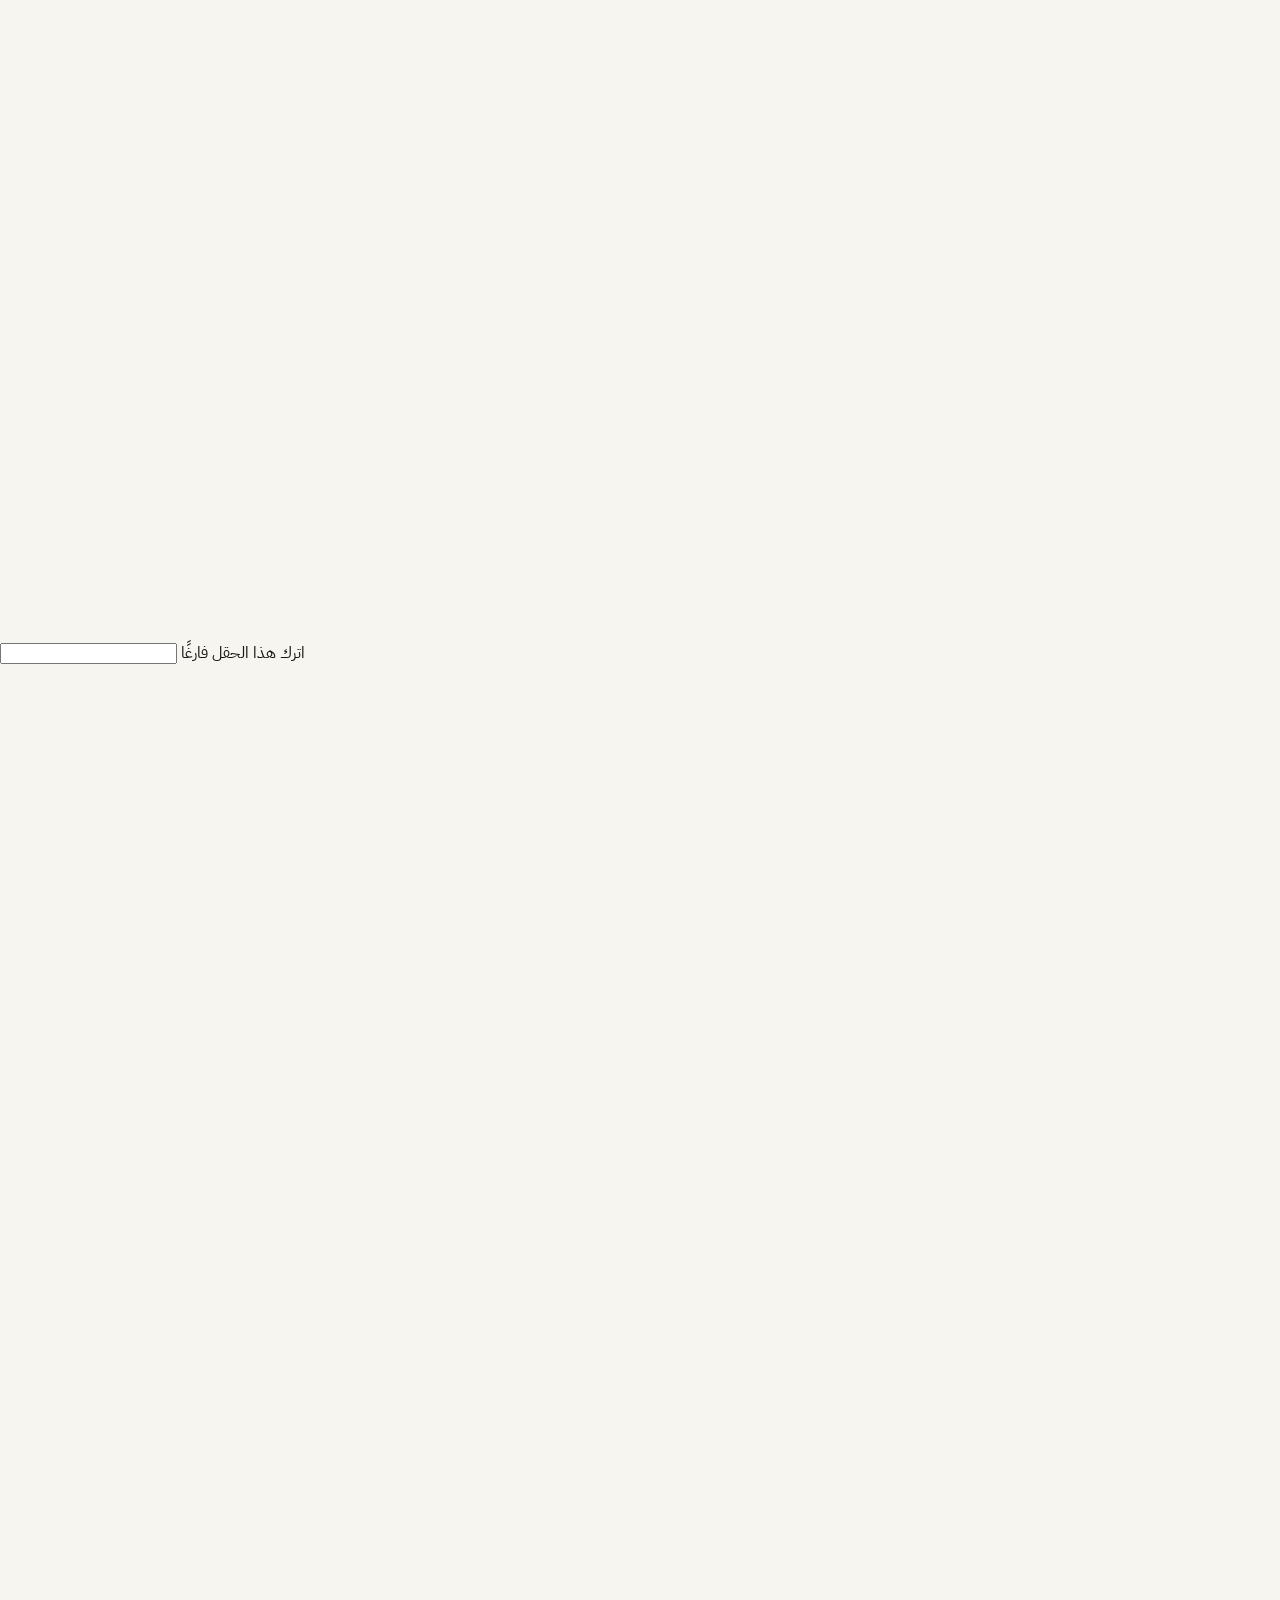
<file: ar/contact.html>
<!DOCTYPE html>
<html lang="ar" dir="rtl" data-theme="light">
<head>
<meta charset="utf-8">
<meta name="viewport" content="width=device-width, initial-scale=1">
<title>تواصل — عبدالله جودة</title>
<meta name="description" content="تواصل مع عبدالله جودة — متاح للعمل بعقود وعن بُعد في Flutter والتطوير المتكامل.">
<meta name="author" content="عبدالله حسام جودة">
<meta name="theme-color" content="#f7f5f0">
<link rel="canonical" href="https://abdullajouda.github.io/portfolio/ar/contact.html">

<meta property="og:type" content="website">
<meta property="og:locale" content="ar_AR">
<meta property="og:locale:alternate" content="en_US">
<meta property="og:title" content="تواصل — عبدالله جودة">
<meta property="og:description" content="تواصل مع عبدالله جودة — متاح للعمل بعقود وعن بُعد في Flutter والتطوير المتكامل.">
<meta property="og:url" content="https://abdullajouda.github.io/portfolio/ar/contact.html">
<meta name="twitter:card" content="summary_large_image">
<meta property="og:image" content="https://abdullajouda.github.io/portfolio/assets/og-image.png">
<meta property="og:image:width" content="1200">
<meta property="og:image:height" content="630">
<meta property="og:image:alt" content="عبدالله جودة — مطوّر Flutter ومطوّر متكامل أول">
<meta property="og:site_name" content="Abdulla Jouda">
<meta name="twitter:image" content="https://abdullajouda.github.io/portfolio/assets/og-image.png">
<meta name="twitter:title" content="تواصل — عبدالله جودة">
<meta name="twitter:description" content="تواصل مع عبدالله جودة — متاح للعمل بعقود وعن بُعد في Flutter والتطوير المتكامل.">

<link rel="icon" href="../assets/icon.svg" type="image/svg+xml">
<link rel="icon" href="../assets/icon-192.png" type="image/png" sizes="192x192">
<link rel="apple-touch-icon" href="../assets/apple-touch-icon.png">
<link rel="alternate" hreflang="en" href="https://abdullajouda.github.io/portfolio/contact.html">
<link rel="alternate" hreflang="ar" href="https://abdullajouda.github.io/portfolio/ar/contact.html">
<link rel="alternate" hreflang="x-default" href="https://abdullajouda.github.io/portfolio/contact.html">
<link rel="manifest" href="../manifest.json">
<link rel="preconnect" href="https://fonts.googleapis.com">
<link rel="preconnect" href="https://fonts.gstatic.com" crossorigin>
<link rel="stylesheet" href="https://fonts.googleapis.com/css2?family=Bricolage+Grotesque:opsz,wght@12..96,500;12..96,600;12..96,700;12..96,800&amp;family=Inter:wght@400;500;600;700&amp;family=Instrument+Serif:ital@0;1&amp;family=JetBrains+Mono:wght@400;500&amp;family=Alexandria:wght@500;600;700;800&amp;family=IBM+Plex+Sans+Arabic:wght@400;500;600;700&amp;family=Amiri:wght@400;700&amp;display=swap">
<link rel="stylesheet" href="../css/styles.css?v=057d3c6">
<script>
  (function () {
    try { if (localStorage.getItem("theme") === "dark") document.documentElement.dataset.theme = "dark"; } catch (e) {}
  })();
</script>

</head>

<body>
<a class="skip-link" href="#main">تخطَّ إلى المحتوى</a>
<div class="scroll-progress" aria-hidden="true"></div>

<svg style="display:none" aria-hidden="true" focusable="false">
  <symbol id="i-arrow" viewBox="0 0 24 24" fill="none" stroke="currentColor" stroke-width="2" stroke-linecap="round" stroke-linejoin="round"><path d="M5 12h14M13 6l6 6-6 6"/></symbol>
  <symbol id="i-mail" viewBox="0 0 24 24" fill="none" stroke="currentColor" stroke-width="2" stroke-linecap="round" stroke-linejoin="round"><rect x="2" y="4" width="20" height="16" rx="2"/><path d="m2 7 10 6 10-6"/></symbol>
  <symbol id="i-pin" viewBox="0 0 24 24" fill="none" stroke="currentColor" stroke-width="2" stroke-linecap="round" stroke-linejoin="round"><path d="M20 10c0 6-8 12-8 12s-8-6-8-12a8 8 0 0 1 16 0Z"/><circle cx="12" cy="10" r="3"/></symbol>
  <symbol id="i-menu" viewBox="0 0 24 24" fill="none" stroke="currentColor" stroke-width="2" stroke-linecap="round"><path d="M4 7h16M4 12h16M4 17h16"/></symbol>
  <symbol id="i-close" viewBox="0 0 24 24" fill="none" stroke="currentColor" stroke-width="2" stroke-linecap="round"><path d="M6 6l12 12M18 6L6 18"/></symbol>
  <symbol id="i-moon" viewBox="0 0 24 24" fill="none" stroke="currentColor" stroke-width="2" stroke-linecap="round" stroke-linejoin="round"><path d="M21 12.8A9 9 0 1 1 11.2 3a7 7 0 0 0 9.8 9.8Z"/></symbol>
  <symbol id="i-sun" viewBox="0 0 24 24" fill="none" stroke="currentColor" stroke-width="2" stroke-linecap="round"><circle cx="12" cy="12" r="4"/><path d="M12 2v2M12 20v2M4.9 4.9l1.4 1.4M17.7 17.7l1.4 1.4M2 12h2M20 12h2M4.9 19.1l1.4-1.4M17.7 6.3l1.4-1.4"/></symbol>
  <symbol id="i-layers" viewBox="0 0 24 24" fill="none" stroke="currentColor" stroke-width="2" stroke-linecap="round" stroke-linejoin="round"><path d="m12 2 9 5-9 5-9-5 9-5Z"/><path d="m3 17 9 5 9-5"/><path d="m3 12 9 5 9-5"/></symbol>
  <symbol id="i-server" viewBox="0 0 24 24" fill="none" stroke="currentColor" stroke-width="2" stroke-linecap="round" stroke-linejoin="round"><rect x="2" y="3" width="20" height="7" rx="2"/><rect x="2" y="14" width="20" height="7" rx="2"/><path d="M6 6.5h.01M6 17.5h.01"/></symbol>
  <symbol id="i-ship" viewBox="0 0 24 24" fill="none" stroke="currentColor" stroke-width="2" stroke-linecap="round" stroke-linejoin="round"><path d="M12 2v6"/><path d="m5 8 7-3 7 3"/><path d="M4 13h16l-1.8 6.3A3 3 0 0 1 15.3 21H8.7a3 3 0 0 1-2.9-1.7L4 13Z"/></symbol>
  <symbol id="i-bolt" viewBox="0 0 24 24" fill="none" stroke="currentColor" stroke-width="2" stroke-linecap="round" stroke-linejoin="round"><path d="M13 2 3 14h9l-1 8 10-12h-9l1-8Z"/></symbol>
  <symbol id="i-check" viewBox="0 0 24 24" fill="none" stroke="currentColor" stroke-width="2.4" stroke-linecap="round" stroke-linejoin="round"><path d="m5 12 5 5L20 7"/></symbol>
  <symbol id="i-phone" viewBox="0 0 24 24" fill="none" stroke="currentColor" stroke-width="2" stroke-linecap="round" stroke-linejoin="round"><path d="M22 16.9v3a2 2 0 0 1-2.2 2 19.8 19.8 0 0 1-8.6-3.1 19.5 19.5 0 0 1-6-6A19.8 19.8 0 0 1 2.1 4.2 2 2 0 0 1 4.1 2h3a2 2 0 0 1 2 1.7c.1 1 .4 1.9.7 2.8a2 2 0 0 1-.5 2.1L8.1 9.9a16 16 0 0 0 6 6l1.3-1.2a2 2 0 0 1 2.1-.5c.9.3 1.8.6 2.8.7a2 2 0 0 1 1.7 2Z"/></symbol>
  <symbol id="i-clock" viewBox="0 0 24 24" fill="none" stroke="currentColor" stroke-width="2" stroke-linecap="round" stroke-linejoin="round"><circle cx="12" cy="12" r="9"/><path d="M12 7v5l3 2"/></symbol>
  <symbol id="i-github" viewBox="0 0 24 24" fill="currentColor"><path d="M12 .5a12 12 0 0 0-3.8 23.4c.6.1.8-.3.8-.6v-2c-3.3.7-4-1.6-4-1.6-.6-1.4-1.4-1.8-1.4-1.8-1.1-.8.1-.8.1-.8 1.2.1 1.9 1.3 1.9 1.3 1.1 1.9 2.9 1.3 3.6 1 .1-.8.4-1.3.8-1.6-2.7-.3-5.5-1.3-5.5-5.9 0-1.3.5-2.4 1.2-3.2-.1-.3-.5-1.5.1-3.2 0 0 1-.3 3.3 1.2a11.5 11.5 0 0 1 6 0C17.6 5.6 18.6 6 18.6 6c.7 1.7.3 2.9.1 3.2.8.8 1.2 1.9 1.2 3.2 0 4.6-2.8 5.6-5.5 5.9.4.4.8 1.1.8 2.2v3.3c0 .3.2.7.8.6A12 12 0 0 0 12 .5Z"/></symbol>
  <symbol id="i-linkedin" viewBox="0 0 24 24" fill="currentColor"><path d="M20.4 20.4h-3.6v-5.6c0-1.3 0-3-1.9-3s-2.1 1.4-2.1 2.9v5.7H9.3V9h3.4v1.6h.1a3.7 3.7 0 0 1 3.4-1.9c3.6 0 4.3 2.4 4.3 5.5v6.2ZM5.3 7.4a2.1 2.1 0 1 1 0-4.2 2.1 2.1 0 0 1 0 4.2ZM7.1 20.4H3.5V9h3.6v11.4ZM22.2 0H1.8C.8 0 0 .8 0 1.7v20.6c0 1 .8 1.7 1.8 1.7h20.4c1 0 1.8-.8 1.8-1.7V1.7c0-.9-.8-1.7-1.8-1.7Z"/></symbol>
  <symbol id="i-x" viewBox="0 0 24 24" fill="currentColor"><path d="M18.2 2h3.3l-7.2 8.3L22.8 22h-6.6l-5.2-6.8L5.1 22H1.8l7.7-8.8L1.2 2h6.8l4.7 6.2L18.2 2Zm-1.2 18h1.8L7.1 3.8H5.2L17 20Z"/></symbol>
</svg>

<header class="site-header">
  <div class="container container--wide">
    <nav class="nav" aria-label="التنقل الرئيسي">
      <a class="brand" href="index.html">
        <span class="monogram" aria-hidden="true">AJ</span>
        <span>عبدالله جودة</span>
      </a>

      <ul class="nav-links">
        <li><a href="index.html">الرئيسية</a></li>
        <li><a href="projects.html">الأعمال</a></li>
        <li><a href="experience.html">الخبرات</a></li>
        <li><a href="contact.html" aria-current="page">تواصل</a></li>
      </ul>

      <div class="nav-actions">
        <a class="btn btn--secondary btn--sm nav-resume" data-site-link="resume" href="#" hidden>السيرة الذاتية</a>
        <div class="prefs" role="group" aria-label="اللغة والسمة">
          <span class="prefs__lang" role="group" aria-label="اللغة">
            <a class="prefs__opt" href="../contact.html" lang="en" hreflang="en">EN</a>
            <span class="prefs__opt is-on" lang="ar" aria-current="true">عربي</span>
          </span>
          <span class="prefs__sep" aria-hidden="true"></span>
          <button class="prefs__theme" type="button" data-theme-toggle aria-label="تبديل السمة">
            <svg class="icon icon-moon" aria-hidden="true"><use href="#i-moon"/></svg>
            <svg class="icon icon-sun" aria-hidden="true"><use href="#i-sun"/></svg>
          </button>
        </div>
        <button class="icon-btn nav-toggle" type="button" data-nav-open aria-expanded="false" aria-controls="mobile-nav" aria-label="فتح القائمة">
          <svg class="icon" aria-hidden="true"><use href="#i-menu"/></svg>
        </button>
      </div>
    </nav>
  </div>
</header>

<div class="nav-backdrop" data-nav-backdrop data-nav-close></div>
<div class="nav-drawer" id="mobile-nav" data-nav-drawer aria-label="قائمة التنقل">
  <div class="nav-drawer__head">
    <span class="eyebrow">القائمة</span>
    <button class="icon-btn" type="button" data-nav-close aria-label="إغلاق القائمة">
      <svg class="icon" aria-hidden="true"><use href="#i-close"/></svg>
    </button>
  </div>
  <ul class="nav-drawer__links">
    <li><a href="index.html">الرئيسية</a></li>
    <li><a href="projects.html">الأعمال</a></li>
    <li><a href="experience.html">الخبرات</a></li>
    <li><a href="contact.html" aria-current="page">تواصل</a></li>
  </ul>
  <a class="btn btn--primary btn--block" data-site-link="resume" href="#" hidden>تحميل السيرة الذاتية</a>
</div>

<main id="main">

  <section class="hero hero--page">
    <div class="hero__bg" aria-hidden="true"><span class="blob blob--a"></span><span class="blob blob--b"></span></div>
    <div class="container container--wide">
      <h1 class="display hero__title" data-split>لنتحدّث عمّا <span class="serif">تبنيه.</span></h1>
      <p class="lede hero__lede fade-up" style="--d:550ms;max-width:56ch">
        إن كنت تحتاج من يتولّى المنتج من تصميم قاعدة البيانات حتى صفحة المتجر، فهذا هو
        العمل الذي أحبّه أكثر. جملة أو جملتان تكفيان للبداية.
      </p>
    </div>
  </section>

  <section class="section">
    <div class="container container--wide">
      <div class="contact-grid">

        <div data-reveal>
          <h2 class="h3">تواصل مباشر</h2>
          <div style="margin-top:var(--sp-4)">
            <a class="contact-row" data-site-link="email" href="#">
              <span class="contact-row__icon"><svg class="icon" aria-hidden="true"><use href="#i-mail"/></svg></span>
              <span>
                <span class="contact-row__label">البريد الإلكتروني</span><br>
                <span class="contact-row__value" data-site-text="email" dir="ltr">abdulla.jouda@gmail.com</span>
              </span>
            </a>

            <a class="contact-row" data-site-link="phone" href="#" hidden>
              <span class="contact-row__icon"><svg class="icon" aria-hidden="true"><use href="#i-phone"/></svg></span>
              <span>
                <span class="contact-row__label">الهاتف</span><br>
                <span class="contact-row__value" data-site-text="phone" dir="ltr"></span>
              </span>
            </a>

            <div class="contact-row" style="cursor:default">
              <span class="contact-row__icon"><svg class="icon" aria-hidden="true"><use href="#i-pin"/></svg></span>
              <span>
                <span class="contact-row__label">الموقع</span><br>
                <span class="contact-row__value">غزة، فلسطين</span>
              </span>
            </div>

            <div class="contact-row" style="cursor:default">
              <span class="contact-row__icon"><svg class="icon" aria-hidden="true"><use href="#i-clock"/></svg></span>
              <span>
                <span class="contact-row__label">أسلوب العمل</span><br>
                <span class="contact-row__value">عن بُعد · ساعات مرنة</span>
              </span>
            </div>

            <a class="contact-row" data-site-link="booking" href="#" hidden>
              <span class="contact-row__icon"><svg class="icon" aria-hidden="true"><use href="#i-clock"/></svg></span>
              <span>
                <span class="contact-row__label">تفضّل الحديث؟</span><br>
                <span class="contact-row__value">احجز مكالمة</span>
              </span>
            </a>
          </div>

          <h2 class="h3" style="margin-top:var(--sp-7)">حساباتي</h2>
          <div class="social" style="margin-top:var(--sp-4)">
            <a data-site-link="github" href="#" hidden><svg class="icon" aria-hidden="true"><use href="#i-github"/></svg> GitHub</a>
            <a data-site-link="linkedin" href="#" hidden><svg class="icon" aria-hidden="true"><use href="#i-linkedin"/></svg> LinkedIn</a>
            <a data-site-link="twitter" href="#" hidden><svg class="icon" aria-hidden="true"><use href="#i-x"/></svg> X</a>
          </div>
        </div>

        <div>
          <div class="form-card" data-reveal>
          <h2 class="h3">أرسل رسالة</h2>
          <p class="small muted" style="margin-top:var(--sp-2)" data-form-intro>
            يفتح هذا تطبيق البريد لديك والرسالة جاهزة — بلا خوادم ولا تتبّع.
          </p>

          <form class="form" data-contact-form style="margin-top:var(--sp-5)" novalidate>
            <div class="form__row">
              <div class="field">
                <label for="cf-name">اسمك</label>
                <input id="cf-name" name="name" type="text" autocomplete="name" required>
              </div>
              <div class="field">
                <label for="cf-email">بريدك الإلكتروني</label>
                <input id="cf-email" name="email" type="email" autocomplete="email" dir="ltr" required>
              </div>
            </div>
            <div class="field">
              <label for="cf-subject">الموضوع</label>
              <input id="cf-subject" name="subject" type="text" placeholder="عمل بعقد، سؤال، أو أي شيء آخر">
            </div>
            <div class="field">
              <label for="cf-message">الرسالة</label>
              <textarea id="cf-message" name="message" rows="6" required></textarea>
              <p class="field__hint">جملة أو جملتان عن المشروع تكفيان للبداية.</p>
            </div>
            <!-- Spam trap: hidden from people, bots fill it in. -->
            <div aria-hidden="true" style="position:absolute;left:-9999px">
              <label for="cf-gotcha">اترك هذا الحقل فارغًا</label>
              <input id="cf-gotcha" name="_gotcha" type="text" tabindex="-1" autocomplete="off">
            </div>
            <p class="form__note" data-form-note role="status" aria-live="polite" hidden></p>
            <button class="btn btn--primary" type="submit">
              <span data-form-label>افتح في تطبيق البريد</span>
              <svg class="icon icon-arrow" aria-hidden="true"><use href="#i-arrow"/></svg>
            </button>
          </form>
          </div>
        </div>

      </div>
    </div>
  </section>

</main>

<footer class="site-footer">
  <div class="container container--wide">
    <div class="site-footer__big" data-reveal><a href="contact.html">لنبنِ معًا.</a></div>
    <div class="site-footer__inner">
      <p class="small muted">© <span data-year>2026</span> عبدالله حسام جودة</p>
      <ul class="site-footer__links">
        <li><a data-site-link="github" href="#" hidden>GitHub</a></li>
        <li><a data-site-link="linkedin" href="#" hidden>LinkedIn</a></li>
        <li><a data-site-link="twitter" href="#" hidden>X</a></li>
        <li><a data-site-link="email" href="#">البريد</a></li>
      </ul>
    </div>
  </div>
</footer>

<script src="../js/site-config.js?v=057d3c6"></script>
<script src="../js/screens.js?v=057d3c6"></script>
<script src="../js/site.js?v=057d3c6"></script>
</body>
</html>
</file>
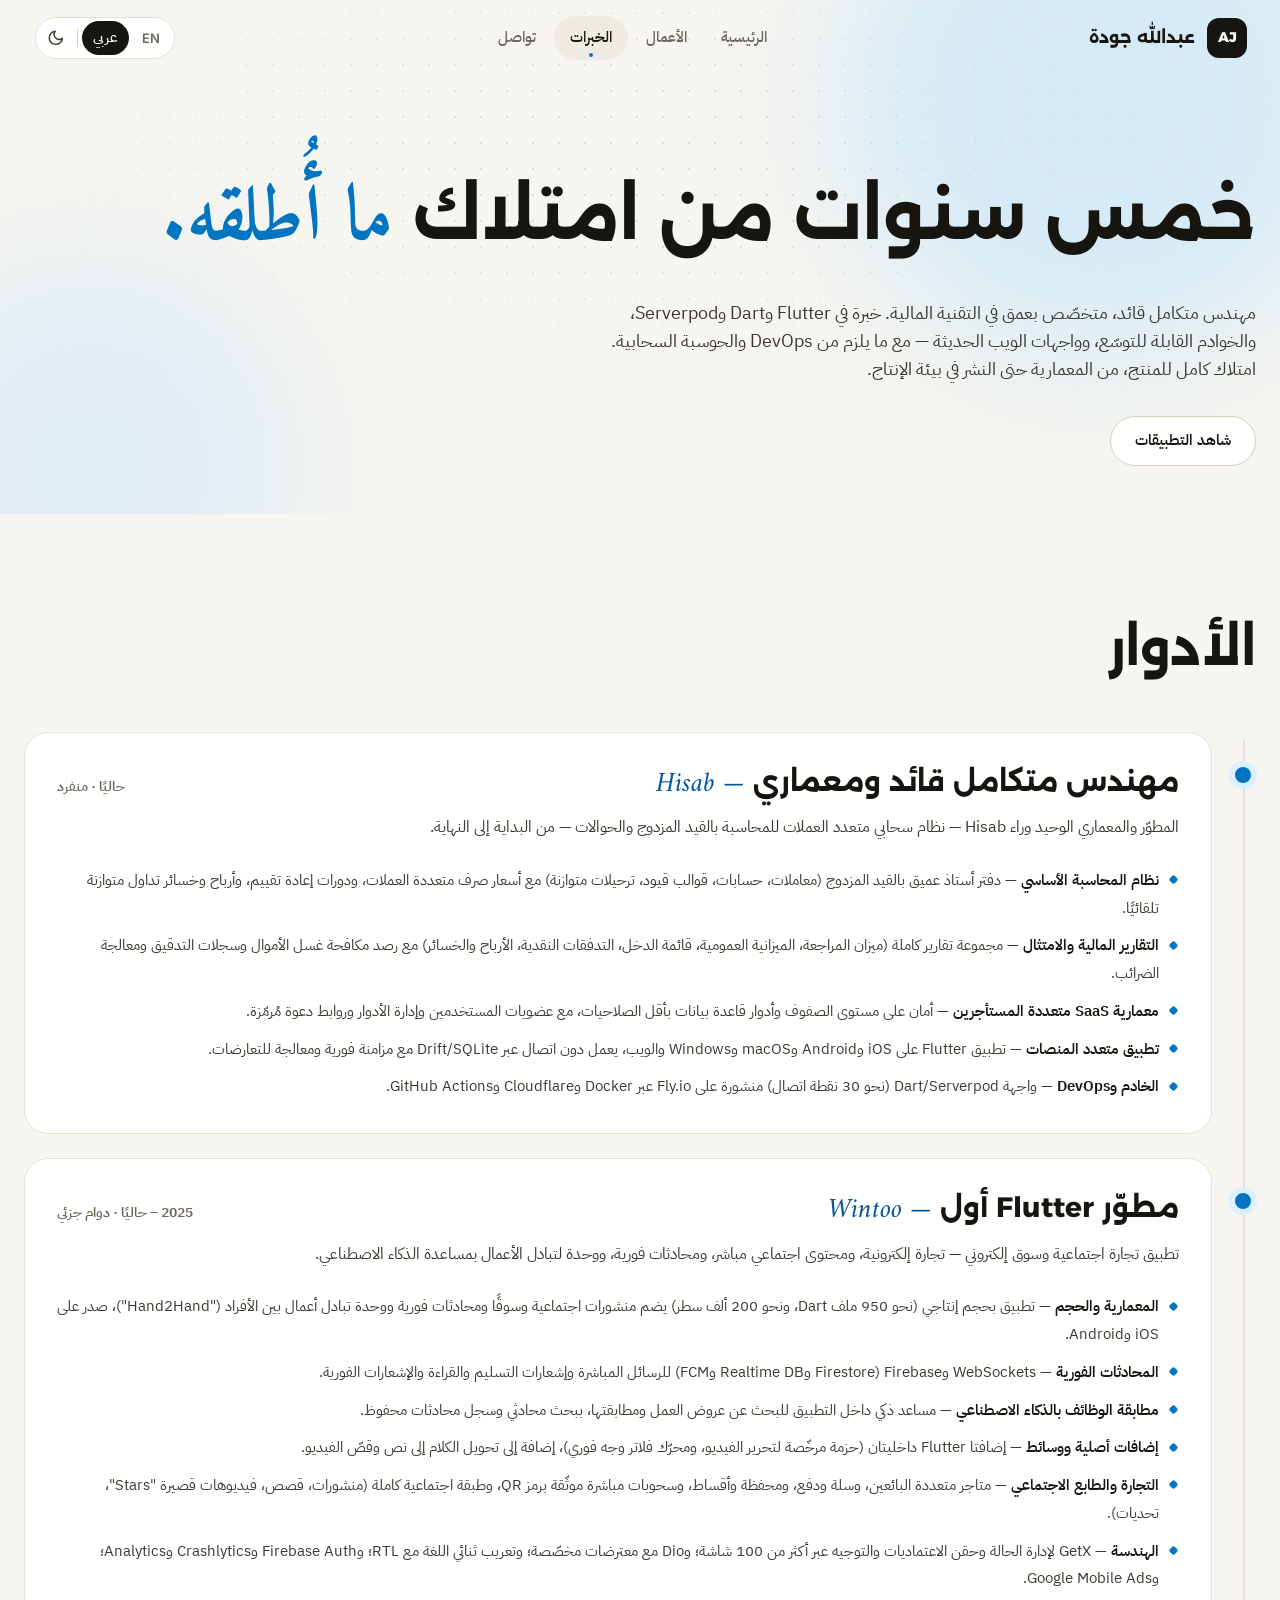
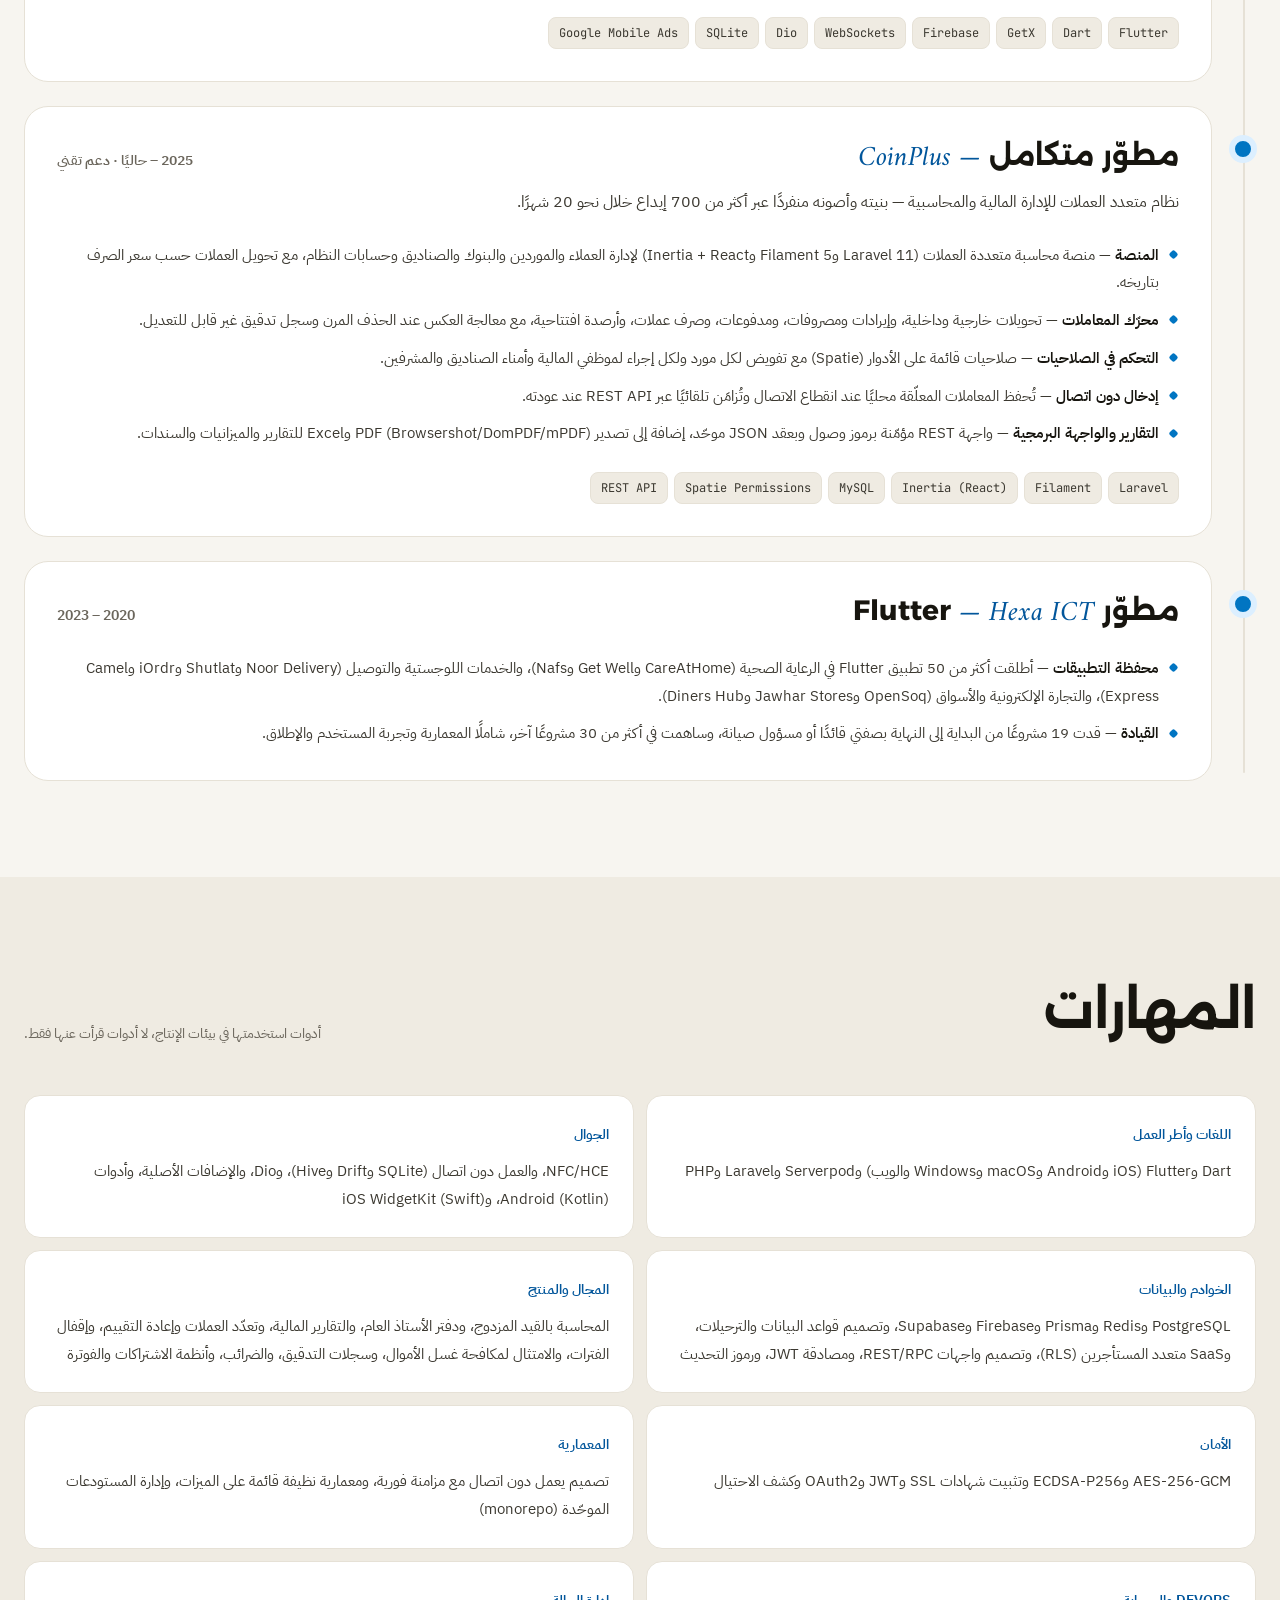
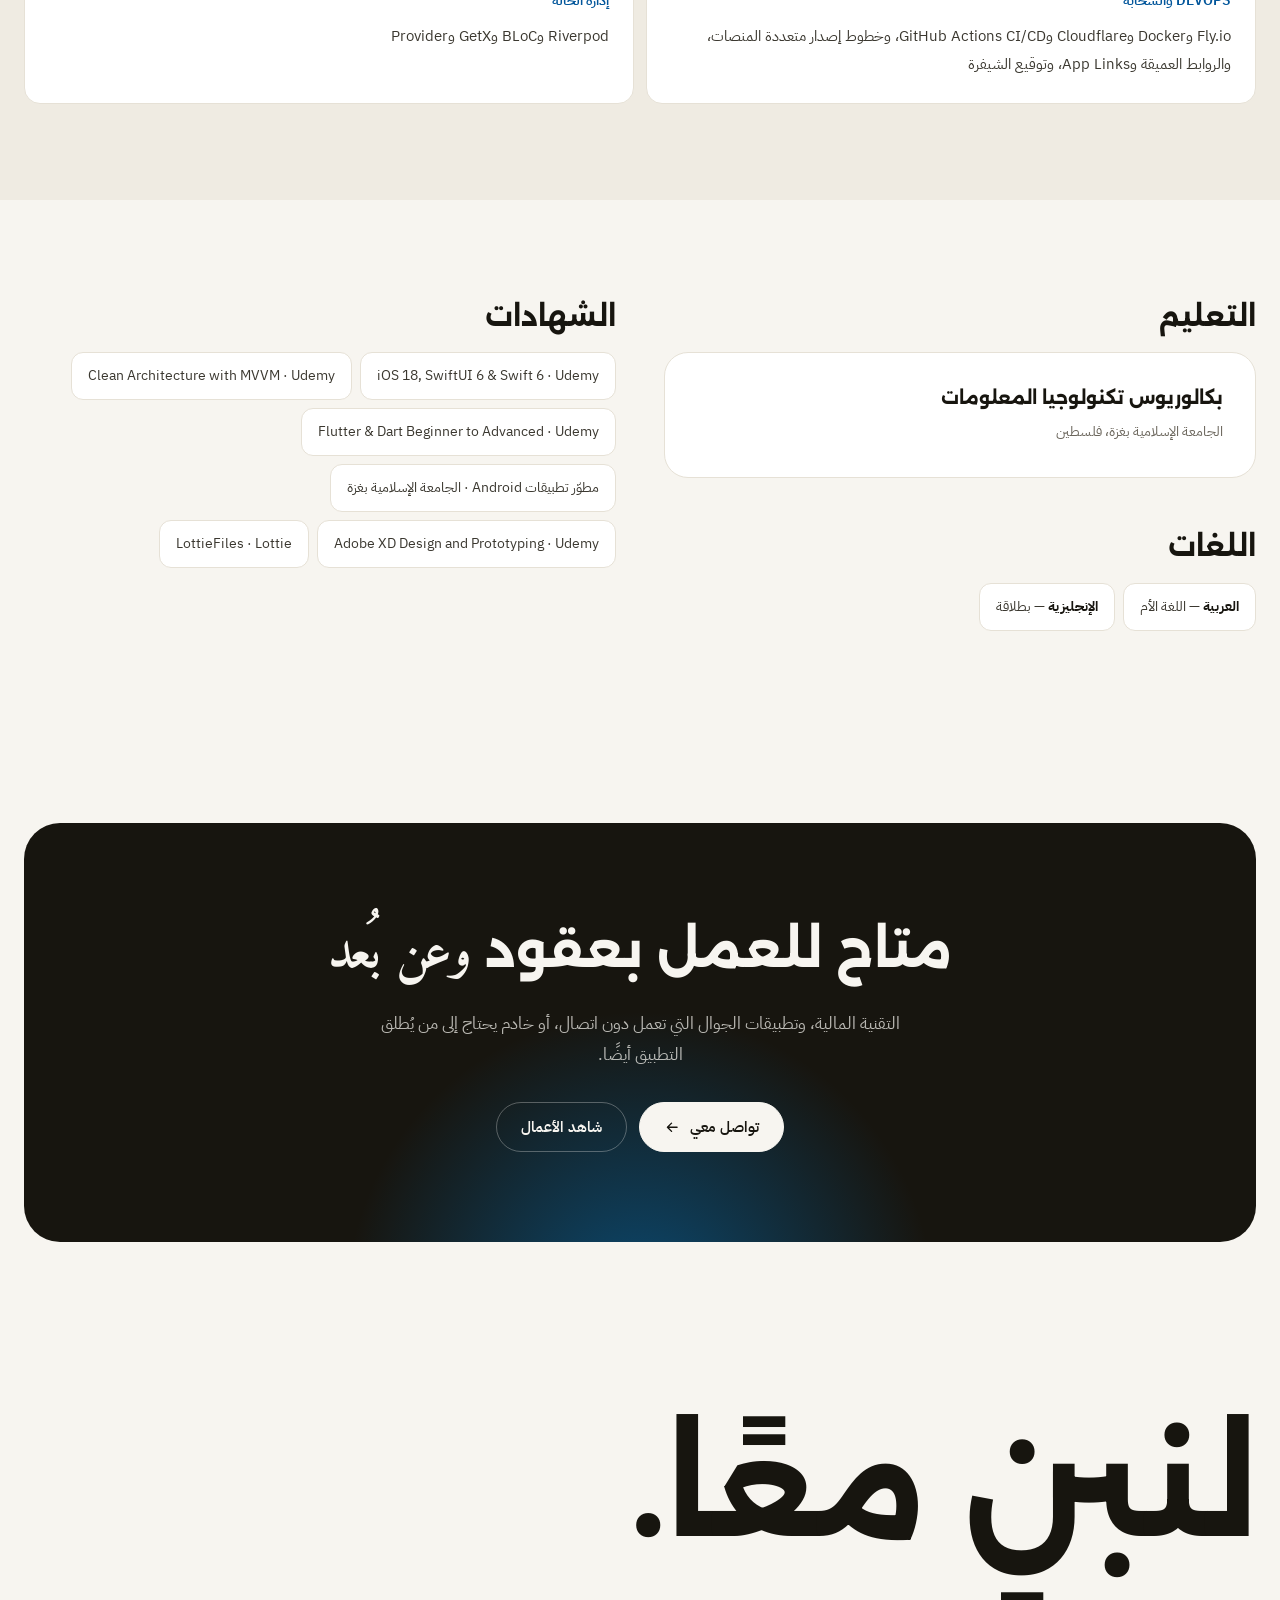
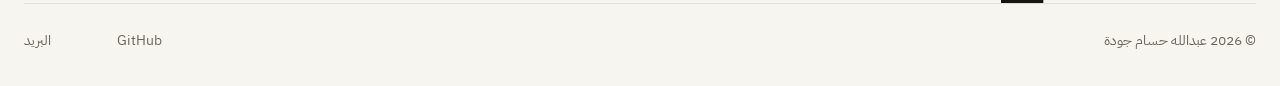
<file: ar/experience.html>
<!DOCTYPE html>
<html lang="ar" dir="rtl" data-theme="light">
<head>
<meta charset="utf-8">
<meta name="viewport" content="width=device-width, initial-scale=1">
<title>الخبرات — عبدالله جودة</title>
<meta name="description" content="خمس سنوات في هندسة Flutter والتطوير المتكامل: Hisab وWintoo وCoinPlus وأكثر من 50 تطبيقًا في Hexa ICT. المهارات والتعليم والشهادات.">
<meta name="author" content="عبدالله حسام جودة">
<meta name="theme-color" content="#f7f5f0">
<link rel="canonical" href="https://abdullajouda.github.io/portfolio/ar/experience.html">

<meta property="og:type" content="website">
<meta property="og:locale" content="ar_AR">
<meta property="og:locale:alternate" content="en_US">
<meta property="og:title" content="الخبرات — عبدالله جودة">
<meta property="og:description" content="خمس سنوات في هندسة Flutter والتطوير المتكامل: Hisab وWintoo وCoinPlus وأكثر من 50 تطبيقًا في Hexa ICT. المهارات والتعليم والشهادات.">
<meta property="og:url" content="https://abdullajouda.github.io/portfolio/ar/experience.html">
<meta name="twitter:card" content="summary_large_image">
<meta property="og:image" content="https://abdullajouda.github.io/portfolio/assets/og-image.png">
<meta property="og:image:width" content="1200">
<meta property="og:image:height" content="630">
<meta property="og:image:alt" content="عبدالله جودة — مطوّر Flutter ومطوّر متكامل أول">
<meta property="og:site_name" content="Abdulla Jouda">
<meta name="twitter:image" content="https://abdullajouda.github.io/portfolio/assets/og-image.png">
<meta name="twitter:title" content="الخبرات — عبدالله جودة">
<meta name="twitter:description" content="خمس سنوات في هندسة Flutter والتطوير المتكامل: Hisab وWintoo وCoinPlus وأكثر من 50 تطبيقًا في Hexa ICT. المهارات والتعليم والشهادات.">

<link rel="icon" href="../assets/icon.svg" type="image/svg+xml">
<link rel="icon" href="../assets/icon-192.png" type="image/png" sizes="192x192">
<link rel="apple-touch-icon" href="../assets/apple-touch-icon.png">
<link rel="alternate" hreflang="en" href="https://abdullajouda.github.io/portfolio/experience.html">
<link rel="alternate" hreflang="ar" href="https://abdullajouda.github.io/portfolio/ar/experience.html">
<link rel="alternate" hreflang="x-default" href="https://abdullajouda.github.io/portfolio/experience.html">
<link rel="manifest" href="../manifest.json">
<link rel="preconnect" href="https://fonts.googleapis.com">
<link rel="preconnect" href="https://fonts.gstatic.com" crossorigin>
<link rel="stylesheet" href="https://fonts.googleapis.com/css2?family=Bricolage+Grotesque:opsz,wght@12..96,500;12..96,600;12..96,700;12..96,800&amp;family=Inter:wght@400;500;600;700&amp;family=Instrument+Serif:ital@0;1&amp;family=JetBrains+Mono:wght@400;500&amp;family=Alexandria:wght@500;600;700;800&amp;family=IBM+Plex+Sans+Arabic:wght@400;500;600;700&amp;family=Amiri:wght@400;700&amp;display=swap">
<link rel="stylesheet" href="../css/styles.css?v=057d3c6">
<script>
  (function () {
    try { if (localStorage.getItem("theme") === "dark") document.documentElement.dataset.theme = "dark"; } catch (e) {}
  })();
</script>

</head>

<body>
<a class="skip-link" href="#main">تخطَّ إلى المحتوى</a>
<div class="scroll-progress" aria-hidden="true"></div>

<svg style="display:none" aria-hidden="true" focusable="false">
  <symbol id="i-arrow" viewBox="0 0 24 24" fill="none" stroke="currentColor" stroke-width="2" stroke-linecap="round" stroke-linejoin="round"><path d="M5 12h14M13 6l6 6-6 6"/></symbol>
  <symbol id="i-mail" viewBox="0 0 24 24" fill="none" stroke="currentColor" stroke-width="2" stroke-linecap="round" stroke-linejoin="round"><rect x="2" y="4" width="20" height="16" rx="2"/><path d="m2 7 10 6 10-6"/></symbol>
  <symbol id="i-pin" viewBox="0 0 24 24" fill="none" stroke="currentColor" stroke-width="2" stroke-linecap="round" stroke-linejoin="round"><path d="M20 10c0 6-8 12-8 12s-8-6-8-12a8 8 0 0 1 16 0Z"/><circle cx="12" cy="10" r="3"/></symbol>
  <symbol id="i-menu" viewBox="0 0 24 24" fill="none" stroke="currentColor" stroke-width="2" stroke-linecap="round"><path d="M4 7h16M4 12h16M4 17h16"/></symbol>
  <symbol id="i-close" viewBox="0 0 24 24" fill="none" stroke="currentColor" stroke-width="2" stroke-linecap="round"><path d="M6 6l12 12M18 6L6 18"/></symbol>
  <symbol id="i-moon" viewBox="0 0 24 24" fill="none" stroke="currentColor" stroke-width="2" stroke-linecap="round" stroke-linejoin="round"><path d="M21 12.8A9 9 0 1 1 11.2 3a7 7 0 0 0 9.8 9.8Z"/></symbol>
  <symbol id="i-sun" viewBox="0 0 24 24" fill="none" stroke="currentColor" stroke-width="2" stroke-linecap="round"><circle cx="12" cy="12" r="4"/><path d="M12 2v2M12 20v2M4.9 4.9l1.4 1.4M17.7 17.7l1.4 1.4M2 12h2M20 12h2M4.9 19.1l1.4-1.4M17.7 6.3l1.4-1.4"/></symbol>
  <symbol id="i-layers" viewBox="0 0 24 24" fill="none" stroke="currentColor" stroke-width="2" stroke-linecap="round" stroke-linejoin="round"><path d="m12 2 9 5-9 5-9-5 9-5Z"/><path d="m3 17 9 5 9-5"/><path d="m3 12 9 5 9-5"/></symbol>
  <symbol id="i-server" viewBox="0 0 24 24" fill="none" stroke="currentColor" stroke-width="2" stroke-linecap="round" stroke-linejoin="round"><rect x="2" y="3" width="20" height="7" rx="2"/><rect x="2" y="14" width="20" height="7" rx="2"/><path d="M6 6.5h.01M6 17.5h.01"/></symbol>
  <symbol id="i-ship" viewBox="0 0 24 24" fill="none" stroke="currentColor" stroke-width="2" stroke-linecap="round" stroke-linejoin="round"><path d="M12 2v6"/><path d="m5 8 7-3 7 3"/><path d="M4 13h16l-1.8 6.3A3 3 0 0 1 15.3 21H8.7a3 3 0 0 1-2.9-1.7L4 13Z"/></symbol>
  <symbol id="i-bolt" viewBox="0 0 24 24" fill="none" stroke="currentColor" stroke-width="2" stroke-linecap="round" stroke-linejoin="round"><path d="M13 2 3 14h9l-1 8 10-12h-9l1-8Z"/></symbol>
  <symbol id="i-check" viewBox="0 0 24 24" fill="none" stroke="currentColor" stroke-width="2.4" stroke-linecap="round" stroke-linejoin="round"><path d="m5 12 5 5L20 7"/></symbol>
  <symbol id="i-download" viewBox="0 0 24 24" fill="none" stroke="currentColor" stroke-width="2" stroke-linecap="round" stroke-linejoin="round"><path d="M12 3v12"/><path d="m7 11 5 5 5-5"/><path d="M4 21h16"/></symbol>
</svg>

<header class="site-header">
  <div class="container container--wide">
    <nav class="nav" aria-label="التنقل الرئيسي">
      <a class="brand" href="index.html">
        <span class="monogram" aria-hidden="true">AJ</span>
        <span>عبدالله جودة</span>
      </a>

      <ul class="nav-links">
        <li><a href="index.html">الرئيسية</a></li>
        <li><a href="projects.html">الأعمال</a></li>
        <li><a href="experience.html" aria-current="page">الخبرات</a></li>
        <li><a href="contact.html">تواصل</a></li>
      </ul>

      <div class="nav-actions">
        <a class="btn btn--secondary btn--sm nav-resume" data-site-link="resume" href="#" hidden>السيرة الذاتية</a>
        <div class="prefs" role="group" aria-label="اللغة والسمة">
          <span class="prefs__lang" role="group" aria-label="اللغة">
            <a class="prefs__opt" href="../experience.html" lang="en" hreflang="en">EN</a>
            <span class="prefs__opt is-on" lang="ar" aria-current="true">عربي</span>
          </span>
          <span class="prefs__sep" aria-hidden="true"></span>
          <button class="prefs__theme" type="button" data-theme-toggle aria-label="تبديل السمة">
            <svg class="icon icon-moon" aria-hidden="true"><use href="#i-moon"/></svg>
            <svg class="icon icon-sun" aria-hidden="true"><use href="#i-sun"/></svg>
          </button>
        </div>
        <button class="icon-btn nav-toggle" type="button" data-nav-open aria-expanded="false" aria-controls="mobile-nav" aria-label="فتح القائمة">
          <svg class="icon" aria-hidden="true"><use href="#i-menu"/></svg>
        </button>
      </div>
    </nav>
  </div>
</header>

<div class="nav-backdrop" data-nav-backdrop data-nav-close></div>
<div class="nav-drawer" id="mobile-nav" data-nav-drawer aria-label="قائمة التنقل">
  <div class="nav-drawer__head">
    <span class="eyebrow">القائمة</span>
    <button class="icon-btn" type="button" data-nav-close aria-label="إغلاق القائمة">
      <svg class="icon" aria-hidden="true"><use href="#i-close"/></svg>
    </button>
  </div>
  <ul class="nav-drawer__links">
    <li><a href="index.html">الرئيسية</a></li>
    <li><a href="projects.html">الأعمال</a></li>
    <li><a href="experience.html" aria-current="page">الخبرات</a></li>
    <li><a href="contact.html">تواصل</a></li>
  </ul>
  <a class="btn btn--primary btn--block" data-site-link="resume" href="#" hidden>تحميل السيرة الذاتية</a>
</div>

<main id="main">

  <section class="hero hero--page">
    <div class="hero__bg" aria-hidden="true"><span class="blob blob--a"></span><span class="blob blob--b"></span></div>
    <div class="container container--wide">
      <h1 class="display hero__title" data-split>خمس سنوات من امتلاك <span class="serif">ما أُطلقه.</span></h1>
      <p class="lede hero__lede fade-up" style="--d:550ms;max-width:62ch">
        مهندس متكامل قائد، متخصّص بعمق في التقنية المالية. خبرة في Flutter وDart وServerpod،
        والخوادم القابلة للتوسّع، وواجهات الويب الحديثة — مع ما يلزم من DevOps والحوسبة
        السحابية. امتلاك كامل للمنتج، من المعمارية حتى النشر في بيئة الإنتاج.
      </p>
      <p class="hero__actions fade-up" style="--d:700ms">
        <a class="btn btn--primary" data-site-link="resume" href="#" hidden>
          تحميل السيرة الذاتية <svg class="icon" aria-hidden="true"><use href="#i-download"/></svg>
        </a>
        <a class="btn btn--secondary" href="projects.html">شاهد التطبيقات</a>
      </p>
    </div>
  </section>

  <section class="section">
    <div class="container container--wide">
      <div class="section-head" data-reveal>
        <h2 class="h2">الأدوار</h2>
      </div>

      <div class="timeline" data-timeline>

        <article class="role">
          <div class="role__head">
            <h3 class="role__title">مهندس متكامل قائد ومعماري <span>— Hisab</span></h3>
            <span class="role__when">حاليًا · منفرد</span>
          </div>
          <p class="role__summary">المطوّر والمعماري الوحيد وراء Hisab — نظام سحابي متعدد العملات للمحاسبة بالقيد المزدوج والحوالات — من البداية إلى النهاية.</p>
          <div class="role__body">
            <ul class="project__points">
              <li><b>نظام المحاسبة الأساسي</b> — دفتر أستاذ عميق بالقيد المزدوج (معاملات، حسابات، قوالب قيود، ترحيلات متوازنة) مع أسعار صرف متعددة العملات، ودورات إعادة تقييم، وأرباح وخسائر تداول متوازنة تلقائيًا.</li>
              <li><b>التقارير المالية والامتثال</b> — مجموعة تقارير كاملة (ميزان المراجعة، الميزانية العمومية، قائمة الدخل، التدفقات النقدية، الأرباح والخسائر) مع رصد مكافحة غسل الأموال وسجلات التدقيق ومعالجة الضرائب.</li>
              <li><b>معمارية SaaS متعددة المستأجرين</b> — أمان على مستوى الصفوف وأدوار قاعدة بيانات بأقل الصلاحيات، مع عضويات المستخدمين وإدارة الأدوار وروابط دعوة مُرمّزة.</li>
              <li><b>تطبيق متعدد المنصات</b> — تطبيق Flutter على iOS وAndroid وmacOS وWindows والويب، يعمل دون اتصال عبر Drift/SQLite مع مزامنة فورية ومعالجة للتعارضات.</li>
              <li><b>الخادم وDevOps</b> — واجهة Dart/Serverpod (نحو 30 نقطة اتصال) منشورة على Fly.io عبر Docker وCloudflare وGitHub Actions.</li>
            </ul>
          </div>
        </article>

        <article class="role">
          <div class="role__head">
            <h3 class="role__title">مطوّر Flutter أول <span>— Wintoo</span></h3>
            <span class="role__when">2025 – حاليًا · دوام جزئي</span>
          </div>
          <p class="role__summary">تطبيق تجارة اجتماعية وسوق إلكتروني — تجارة إلكترونية، ومحتوى اجتماعي مباشر، ومحادثات فورية، ووحدة لتبادل الأعمال بمساعدة الذكاء الاصطناعي.</p>
          <div class="role__body">
            <ul class="project__points">
              <li><b>المعمارية والحجم</b> — تطبيق بحجم إنتاجي (نحو 950 ملف Dart، ونحو 200 ألف سطر) يضم منشورات اجتماعية وسوقًا ومحادثات فورية ووحدة تبادل أعمال بين الأفراد ("Hand2Hand")، صدر على iOS وAndroid.</li>
              <li><b>المحادثات الفورية</b> — WebSockets وFirebase (Firestore وRealtime DB وFCM) للرسائل المباشرة وإشعارات التسليم والقراءة والإشعارات الفورية.</li>
              <li><b>مطابقة الوظائف بالذكاء الاصطناعي</b> — مساعد ذكي داخل التطبيق للبحث عن عروض العمل ومطابقتها، ببحث محادثي وسجل محادثات محفوظ.</li>
              <li><b>إضافات أصلية ووسائط</b> — إضافتا Flutter داخليتان (حزمة مرخّصة لتحرير الفيديو، ومحرّك فلاتر وجه فوري)، إضافة إلى تحويل الكلام إلى نص وقصّ الفيديو.</li>
              <li><b>التجارة والطابع الاجتماعي</b> — متاجر متعددة البائعين، وسلة ودفع، ومحفظة وأقساط، وسحوبات مباشرة موثّقة برمز QR، وطبقة اجتماعية كاملة (منشورات، قصص، فيديوهات قصيرة "Stars"، تحديات).</li>
              <li><b>الهندسة</b> — GetX لإدارة الحالة وحقن الاعتماديات والتوجيه عبر أكثر من 100 شاشة؛ وDio مع معترضات مخصّصة؛ وتعريب ثنائي اللغة مع RTL؛ وFirebase Auth وCrashlytics وAnalytics؛ وGoogle Mobile Ads.</li>
            </ul>
            <div class="techline">
              <span class="tech">Flutter</span><span class="tech">Dart</span><span class="tech">GetX</span><span class="tech">Firebase</span><span class="tech">WebSockets</span><span class="tech">Dio</span><span class="tech">SQLite</span><span class="tech">Google Mobile Ads</span>
            </div>
          </div>
        </article>

        <article class="role">
          <div class="role__head">
            <h3 class="role__title">مطوّر متكامل <span>— CoinPlus</span></h3>
            <span class="role__when">2025 – حاليًا · دعم تقني</span>
          </div>
          <p class="role__summary">نظام متعدد العملات للإدارة المالية والمحاسبية — بنيته وأصونه منفردًا عبر أكثر من 700 إيداع خلال نحو 20 شهرًا.</p>
          <div class="role__body">
            <ul class="project__points">
              <li><b>المنصة</b> — منصة محاسبة متعددة العملات (Laravel 11 وFilament 5 وInertia + React) لإدارة العملاء والموردين والبنوك والصناديق وحسابات النظام، مع تحويل العملات حسب سعر الصرف بتاريخه.</li>
              <li><b>محرّك المعاملات</b> — تحويلات خارجية وداخلية، وإيرادات ومصروفات، ومدفوعات، وصرف عملات، وأرصدة افتتاحية، مع معالجة العكس عند الحذف المرن وسجل تدقيق غير قابل للتعديل.</li>
              <li><b>التحكم في الصلاحيات</b> — صلاحيات قائمة على الأدوار (Spatie) مع تفويض لكل مورد ولكل إجراء لموظفي المالية وأمناء الصناديق والمشرفين.</li>
              <li><b>إدخال دون اتصال</b> — تُحفظ المعاملات المعلّقة محليًا عند انقطاع الاتصال وتُزامَن تلقائيًا عبر REST API عند عودته.</li>
              <li><b>التقارير والواجهة البرمجية</b> — واجهة REST مؤمّنة برموز وصول وبعقد JSON موحّد، إضافة إلى تصدير PDF (Browsershot/DomPDF/mPDF) وExcel للتقارير والميزانيات والسندات.</li>
            </ul>
            <div class="techline">
              <span class="tech">Laravel</span><span class="tech">Filament</span><span class="tech">Inertia (React)</span><span class="tech">MySQL</span><span class="tech">Spatie Permissions</span><span class="tech">REST API</span>
            </div>
          </div>
        </article>

        <article class="role">
          <div class="role__head">
            <h3 class="role__title">مطوّر Flutter <span>— Hexa ICT</span></h3>
            <span class="role__when">2020 – 2023</span>
          </div>
          <div class="role__body">
            <ul class="project__points">
              <li><b>محفظة التطبيقات</b> — أطلقت أكثر من 50 تطبيق Flutter في الرعاية الصحية (CareAtHome وGet Well وNafs)، والخدمات اللوجستية والتوصيل (Noor Delivery وShutlat وiOrdr وCamel Express)، والتجارة الإلكترونية والأسواق (OpenSoq وJawhar Stores وDiners Hub).</li>
              <li><b>القيادة</b> — قدت 19 مشروعًا من البداية إلى النهاية بصفتي قائدًا أو مسؤول صيانة، وساهمت في أكثر من 30 مشروعًا آخر، شاملًا المعمارية وتجربة المستخدم والإطلاق.</li>
            </ul>
          </div>
        </article>

      </div>
    </div>
  </section>

  <section class="section section--sunk">
    <div class="container container--wide">
      <div class="section-head" data-reveal>
        <h2 class="h2">المهارات</h2>
        <p class="small muted">أدوات استخدمتها في بيئات الإنتاج، لا أدوات قرأت عنها فقط.</p>
      </div>

      <div class="matrix" data-stagger>
        <div class="matrix__row">
          <span class="matrix__key">اللغات وأطر العمل</span>
          <p class="matrix__val">Dart وFlutter (iOS وAndroid وmacOS وWindows والويب) وServerpod وLaravel وPHP</p>
        </div>
        <div class="matrix__row">
          <span class="matrix__key">الجوال</span>
          <p class="matrix__val">NFC/HCE، والعمل دون اتصال (SQLite وDrift وHive)، وDio، والإضافات الأصلية، وأدوات Android (Kotlin)، وiOS WidgetKit (Swift)</p>
        </div>
        <div class="matrix__row">
          <span class="matrix__key">الخوادم والبيانات</span>
          <p class="matrix__val">PostgreSQL وRedis وPrisma وFirebase وSupabase، وتصميم قواعد البيانات والترحيلات، وSaaS متعدد المستأجرين (RLS)، وتصميم واجهات REST/RPC، ومصادقة JWT، ورموز التحديث</p>
        </div>
        <div class="matrix__row">
          <span class="matrix__key">المجال والمنتج</span>
          <p class="matrix__val">المحاسبة بالقيد المزدوج، ودفتر الأستاذ العام، والتقارير المالية، وتعدّد العملات وإعادة التقييم، وإقفال الفترات، والامتثال لمكافحة غسل الأموال، وسجلات التدقيق، والضرائب، وأنظمة الاشتراكات والفوترة</p>
        </div>
        <div class="matrix__row">
          <span class="matrix__key">الأمان</span>
          <p class="matrix__val">AES-256-GCM وECDSA-P256 وتثبيت شهادات SSL وJWT وOAuth2 وكشف الاحتيال</p>
        </div>
        <div class="matrix__row">
          <span class="matrix__key">المعمارية</span>
          <p class="matrix__val">تصميم يعمل دون اتصال مع مزامنة فورية، ومعمارية نظيفة قائمة على الميزات، وإدارة المستودعات الموحّدة (monorepo)</p>
        </div>
        <div class="matrix__row">
          <span class="matrix__key">DevOps والسحابة</span>
          <p class="matrix__val">Fly.io وDocker وCloudflare وGitHub Actions CI/CD، وخطوط إصدار متعددة المنصات، والروابط العميقة وApp Links، وتوقيع الشيفرة</p>
        </div>
        <div class="matrix__row">
          <span class="matrix__key">إدارة الحالة</span>
          <p class="matrix__val">Riverpod وBLoC وGetX وProvider</p>
        </div>
      </div>
    </div>
  </section>

  <section class="section">
    <div class="container container--wide">
      <div class="grid grid--2" style="gap:var(--sp-7)" data-reveal>

        <div>
          <h2 class="h3">التعليم</h2>
          <div class="card" style="margin-top:var(--sp-4)">
            <p class="h4">بكالوريوس تكنولوجيا المعلومات</p>
            <p class="muted small" style="margin-top:var(--sp-2)">الجامعة الإسلامية بغزة، فلسطين</p>
          </div>

          <h2 class="h3" style="margin-top:var(--sp-7)">اللغات</h2>
          <ul class="chips" data-stagger style="margin-top:var(--sp-4)">
            <li class="chip"><b>العربية</b> — اللغة الأم</li>
            <li class="chip"><b>الإنجليزية</b> — بطلاقة</li>
          </ul>
        </div>

        <div>
          <h2 class="h3">الشهادات</h2>
          <ul class="chips" data-stagger style="margin-top:var(--sp-4)">
            <li class="chip chip--accent" dir="ltr">iOS 18, SwiftUI 6 &amp; Swift 6 · Udemy</li>
            <li class="chip chip--accent" dir="ltr">Clean Architecture with MVVM · Udemy</li>
            <li class="chip chip--accent" dir="ltr">Flutter &amp; Dart Beginner to Advanced · Udemy</li>
            <li class="chip chip--accent">مطوّر تطبيقات Android · الجامعة الإسلامية بغزة</li>
            <li class="chip chip--accent" dir="ltr">Adobe XD Design and Prototyping · Udemy</li>
            <li class="chip chip--accent" dir="ltr">LottieFiles · Lottie</li>
          </ul>
        </div>

      </div>
    </div>
  </section>

  <section class="section">
    <div class="container container--wide">
      <div class="cta" data-reveal>
        <h2 class="h2">متاح للعمل بعقود <span class="serif">وعن بُعد</span></h2>
        <p>التقنية المالية، وتطبيقات الجوال التي تعمل دون اتصال، أو خادم يحتاج إلى من يُطلق التطبيق أيضًا.</p>
        <div class="cta__actions">
          <a class="btn btn--primary" href="contact.html">تواصل معي <svg class="icon icon-arrow" aria-hidden="true"><use href="#i-arrow"/></svg></a>
          <a class="btn btn--secondary" href="projects.html">شاهد الأعمال</a>
        </div>
      </div>
    </div>
  </section>

</main>

<footer class="site-footer">
  <div class="container container--wide">
    <div class="site-footer__big" data-reveal><a href="contact.html">لنبنِ معًا.</a></div>
    <div class="site-footer__inner">
      <p class="small muted">© <span data-year>2026</span> عبدالله حسام جودة</p>
      <ul class="site-footer__links">
        <li><a data-site-link="github" href="#" hidden>GitHub</a></li>
        <li><a data-site-link="linkedin" href="#" hidden>LinkedIn</a></li>
        <li><a data-site-link="twitter" href="#" hidden>X</a></li>
        <li><a data-site-link="email" href="#">البريد</a></li>
      </ul>
    </div>
  </div>
</footer>

<script src="../js/site-config.js?v=057d3c6"></script>
<script src="../js/screens.js?v=057d3c6"></script>
<script src="../js/site.js?v=057d3c6"></script>
</body>
</html>
</file>
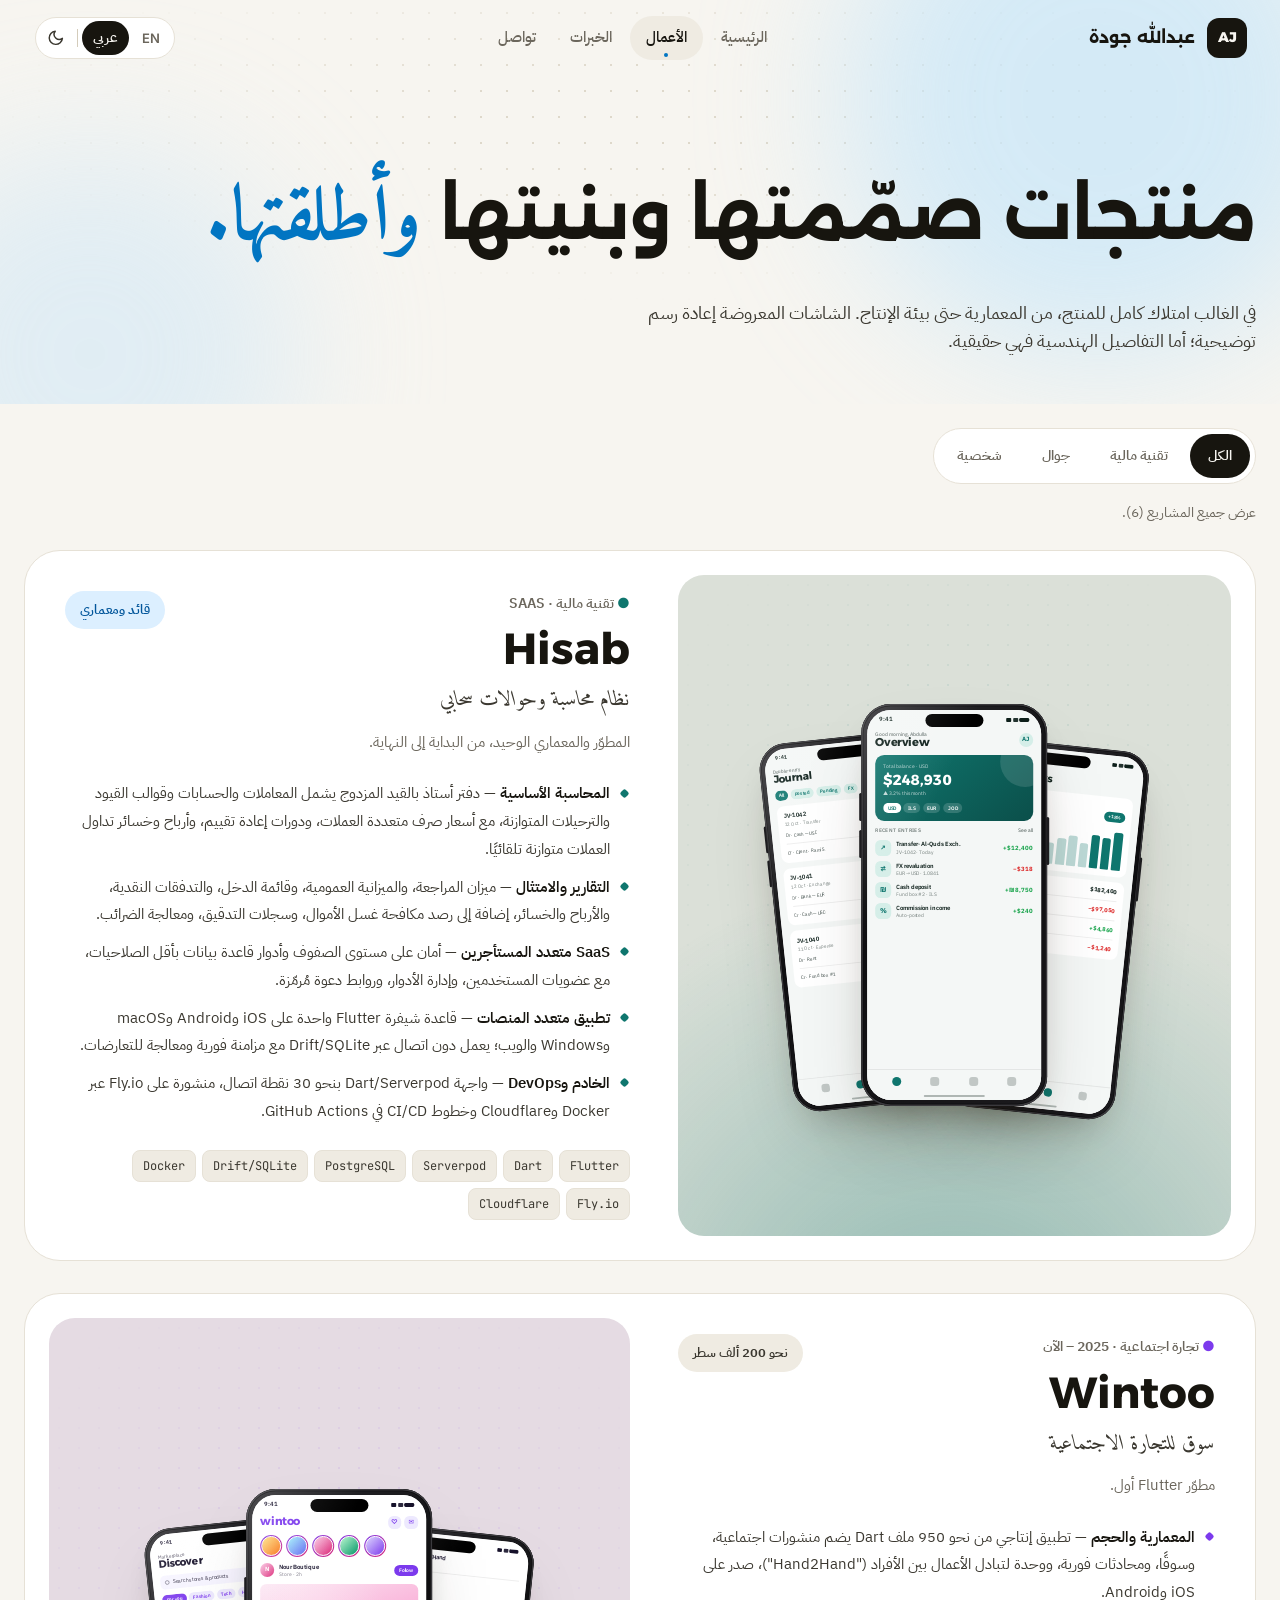
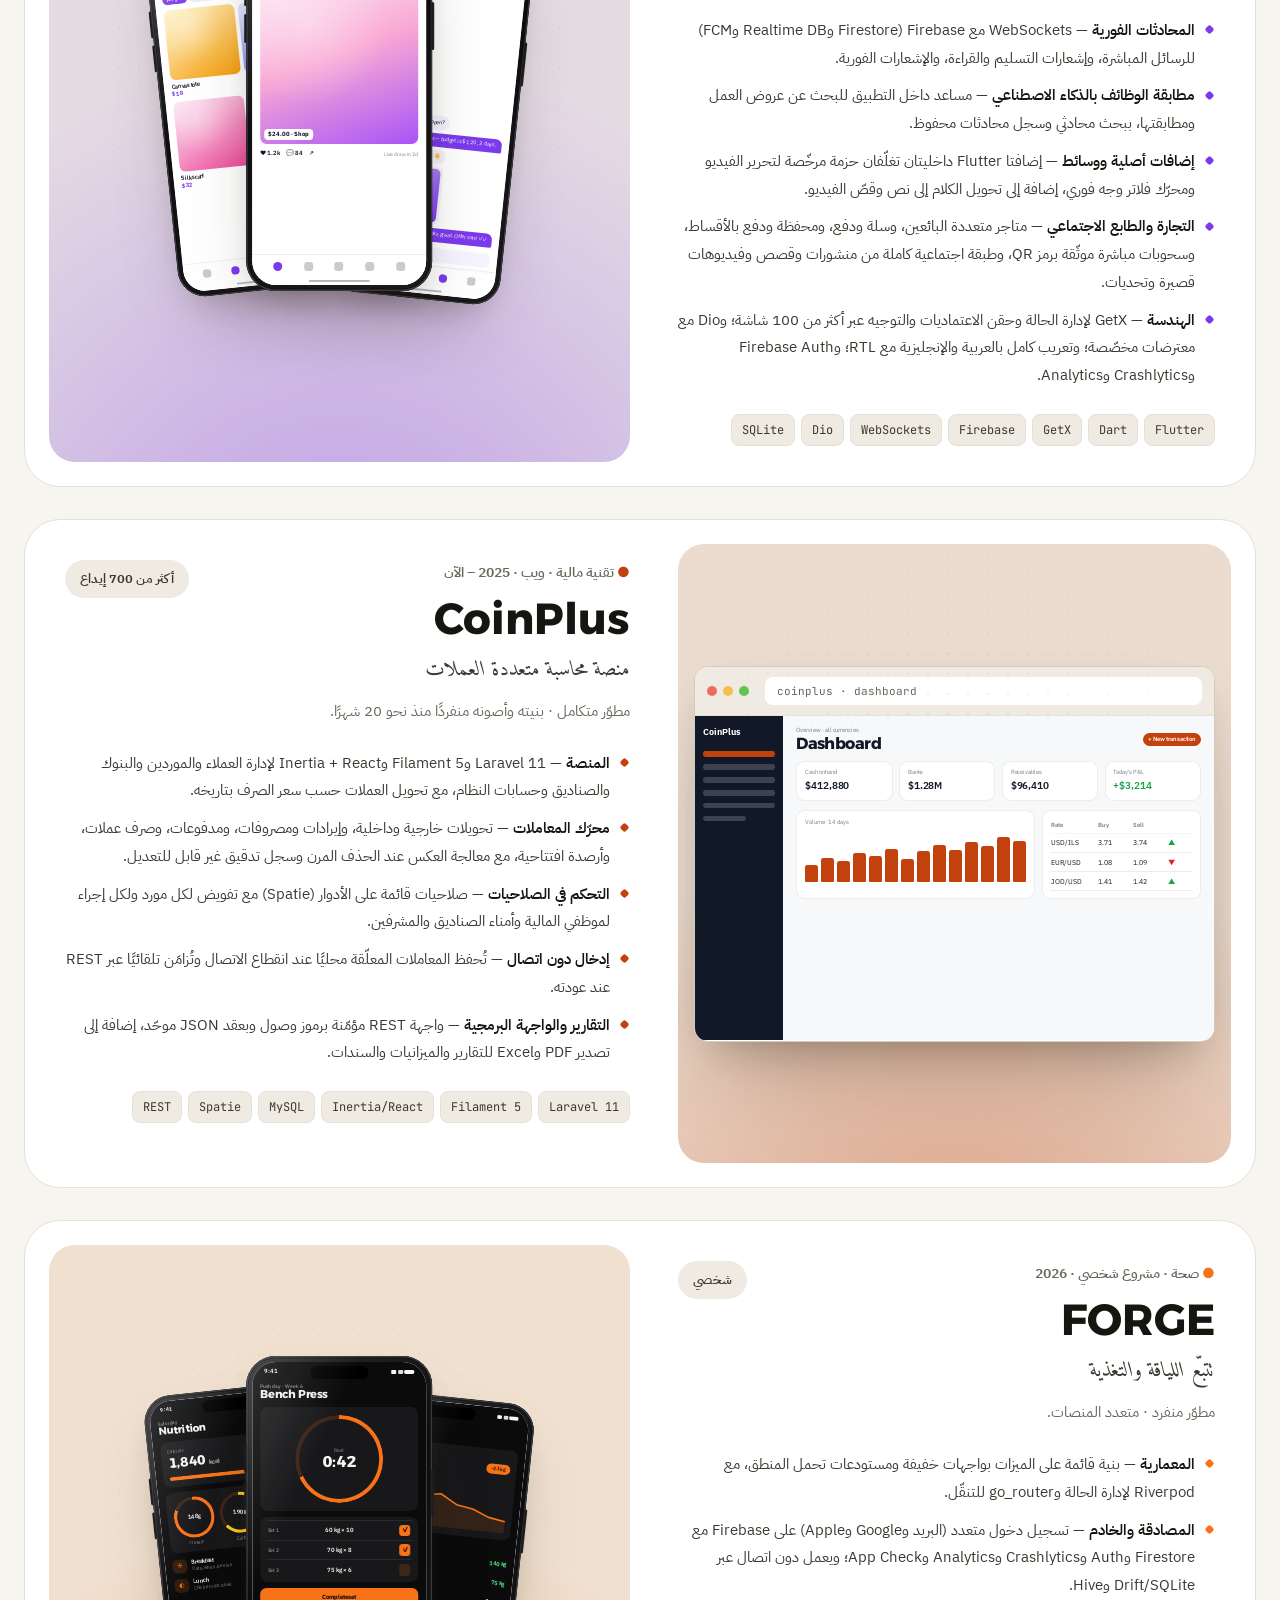
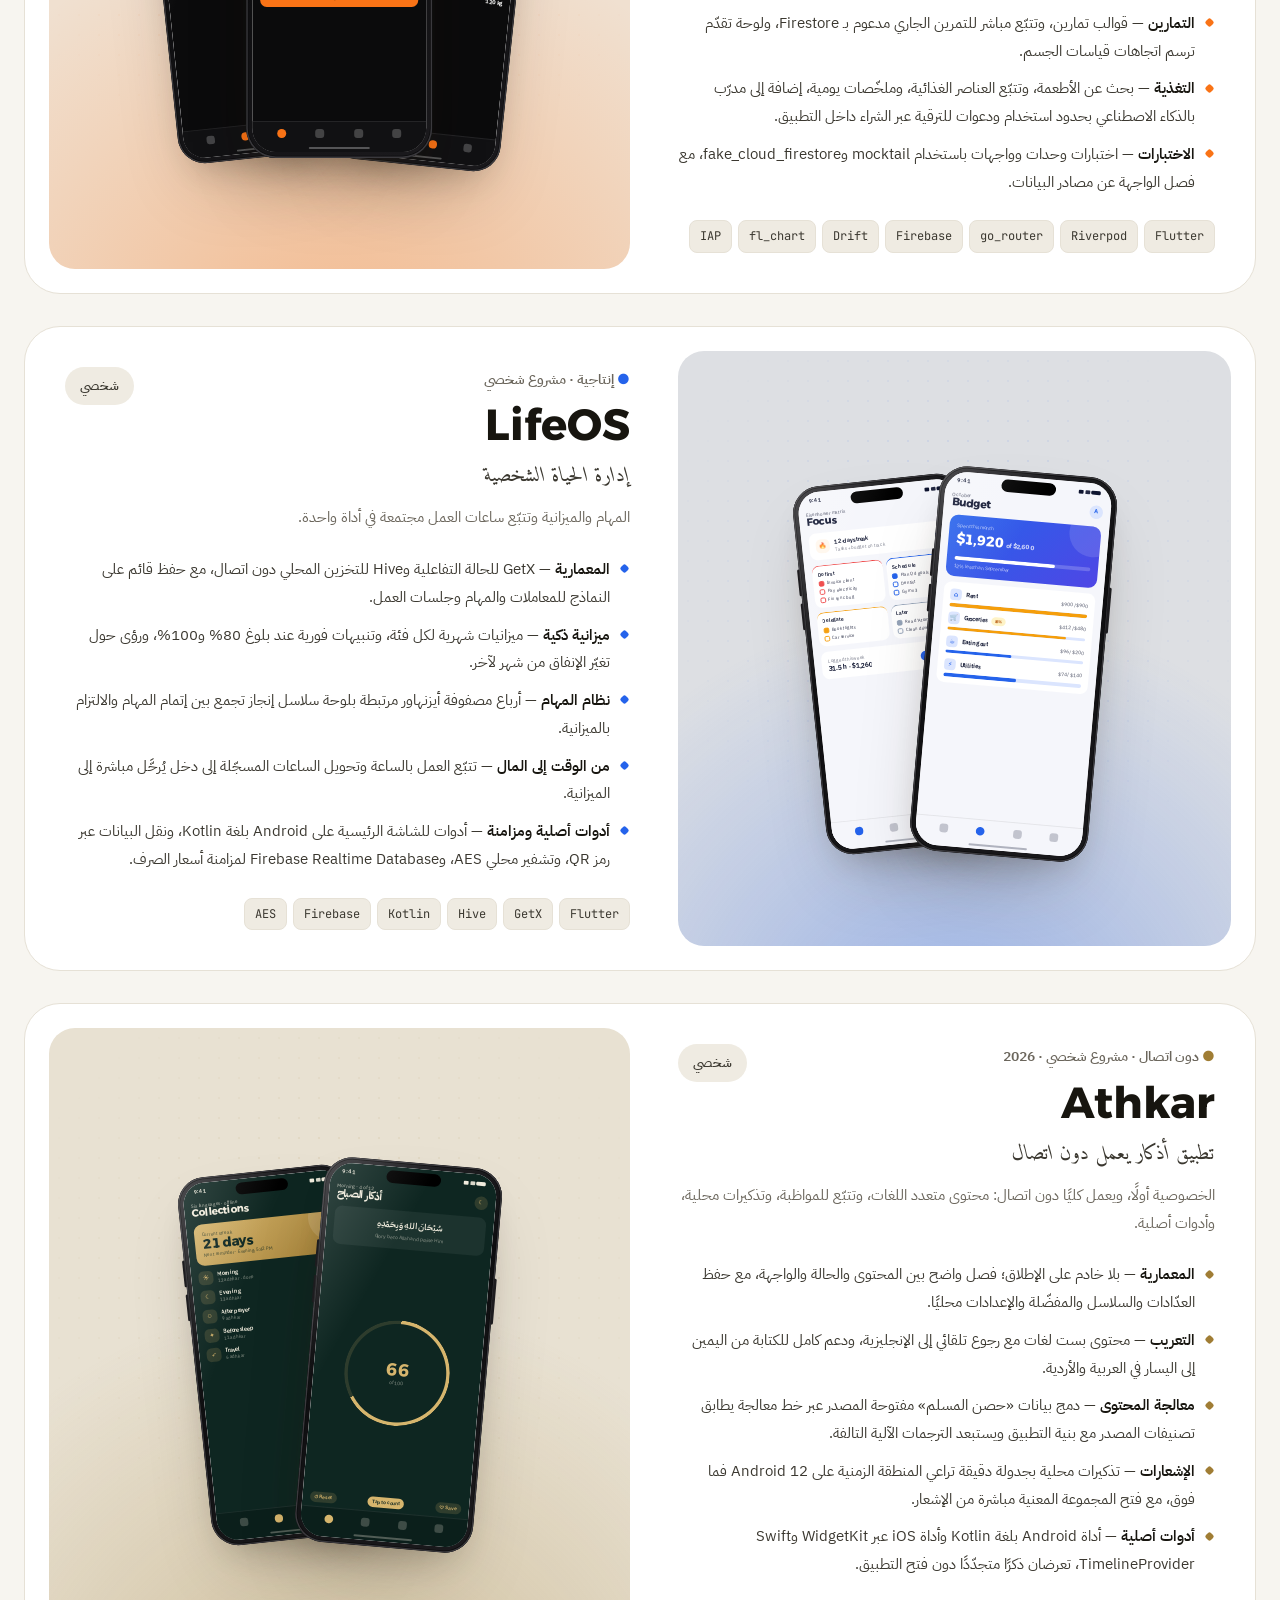
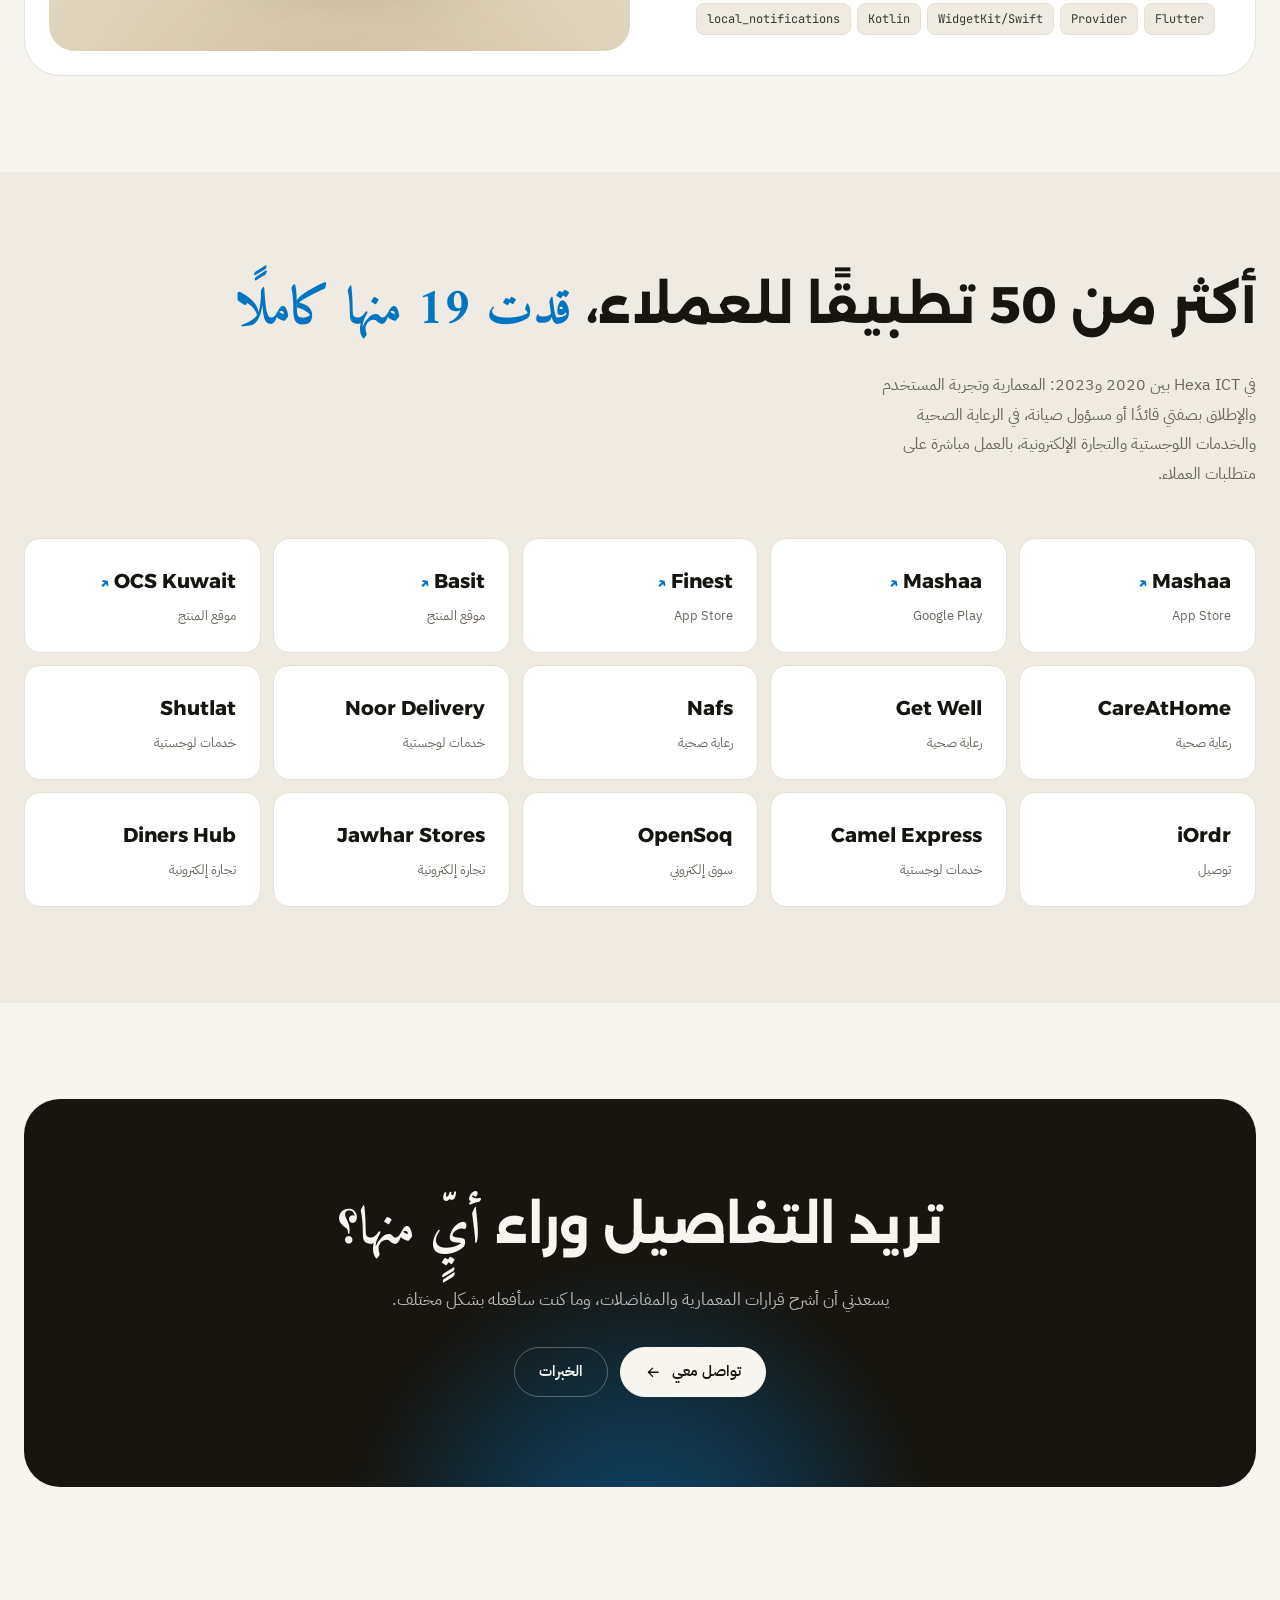
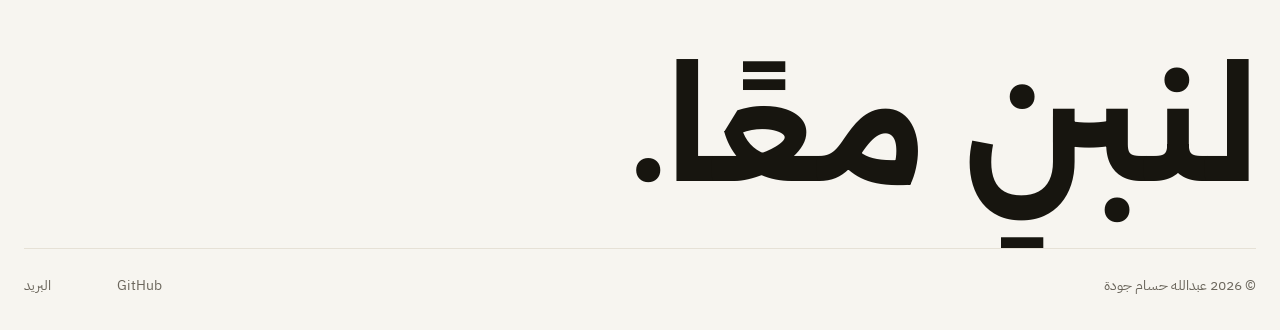
<file: ar/projects.html>
<!DOCTYPE html>
<html lang="ar" dir="rtl" data-theme="light">
<head>
<meta charset="utf-8">
<meta name="viewport" content="width=device-width, initial-scale=1">
<title>الأعمال — عبدالله جودة</title>
<meta name="description" content="مشاريع مختارة: نظام محاسبة سحابي بالقيد المزدوج متعدد العملات، وتطبيق تجارة اجتماعية بنحو 200 ألف سطر، وتطبيقات Flutter تعمل دون اتصال، وأكثر من 50 تطبيقًا للعملاء.">
<meta name="author" content="عبدالله حسام جودة">
<meta name="theme-color" content="#f7f5f0">
<link rel="canonical" href="https://abdullajouda.github.io/portfolio/ar/projects.html">

<meta property="og:type" content="website">
<meta property="og:locale" content="ar_AR">
<meta property="og:locale:alternate" content="en_US">
<meta property="og:title" content="الأعمال — عبدالله جودة">
<meta property="og:description" content="مشاريع مختارة: نظام محاسبة سحابي بالقيد المزدوج متعدد العملات، وتطبيق تجارة اجتماعية بنحو 200 ألف سطر، وتطبيقات Flutter تعمل دون اتصال، وأكثر من 50 تطبيقًا للعملاء.">
<meta property="og:url" content="https://abdullajouda.github.io/portfolio/ar/projects.html">
<meta name="twitter:card" content="summary_large_image">
<meta property="og:image" content="https://abdullajouda.github.io/portfolio/assets/og-image.png">
<meta property="og:image:width" content="1200">
<meta property="og:image:height" content="630">
<meta property="og:image:alt" content="عبدالله جودة — مطوّر Flutter ومطوّر متكامل أول">
<meta property="og:site_name" content="Abdulla Jouda">
<meta name="twitter:image" content="https://abdullajouda.github.io/portfolio/assets/og-image.png">
<meta name="twitter:title" content="الأعمال — عبدالله جودة">
<meta name="twitter:description" content="مشاريع مختارة: نظام محاسبة سحابي بالقيد المزدوج متعدد العملات، وتطبيق تجارة اجتماعية بنحو 200 ألف سطر، وتطبيقات Flutter تعمل دون اتصال، وأكثر من 50 تطبيقًا للعملاء.">

<link rel="icon" href="../assets/icon.svg" type="image/svg+xml">
<link rel="icon" href="../assets/icon-192.png" type="image/png" sizes="192x192">
<link rel="apple-touch-icon" href="../assets/apple-touch-icon.png">
<link rel="alternate" hreflang="en" href="https://abdullajouda.github.io/portfolio/projects.html">
<link rel="alternate" hreflang="ar" href="https://abdullajouda.github.io/portfolio/ar/projects.html">
<link rel="alternate" hreflang="x-default" href="https://abdullajouda.github.io/portfolio/projects.html">
<link rel="manifest" href="../manifest.json">
<link rel="preconnect" href="https://fonts.googleapis.com">
<link rel="preconnect" href="https://fonts.gstatic.com" crossorigin>
<link rel="stylesheet" href="https://fonts.googleapis.com/css2?family=Bricolage+Grotesque:opsz,wght@12..96,500;12..96,600;12..96,700;12..96,800&amp;family=Inter:wght@400;500;600;700&amp;family=Instrument+Serif:ital@0;1&amp;family=JetBrains+Mono:wght@400;500&amp;family=Alexandria:wght@500;600;700;800&amp;family=IBM+Plex+Sans+Arabic:wght@400;500;600;700&amp;family=Amiri:wght@400;700&amp;display=swap">
<link rel="stylesheet" href="../css/styles.css?v=057d3c6">
<script>
  (function () {
    try { if (localStorage.getItem("theme") === "dark") document.documentElement.dataset.theme = "dark"; } catch (e) {}
  })();
</script>

</head>

<body>
<a class="skip-link" href="#main">تخطَّ إلى المحتوى</a>
<div class="scroll-progress" aria-hidden="true"></div>

<svg style="display:none" aria-hidden="true" focusable="false">
  <symbol id="i-arrow" viewBox="0 0 24 24" fill="none" stroke="currentColor" stroke-width="2" stroke-linecap="round" stroke-linejoin="round"><path d="M5 12h14M13 6l6 6-6 6"/></symbol>
  <symbol id="i-mail" viewBox="0 0 24 24" fill="none" stroke="currentColor" stroke-width="2" stroke-linecap="round" stroke-linejoin="round"><rect x="2" y="4" width="20" height="16" rx="2"/><path d="m2 7 10 6 10-6"/></symbol>
  <symbol id="i-pin" viewBox="0 0 24 24" fill="none" stroke="currentColor" stroke-width="2" stroke-linecap="round" stroke-linejoin="round"><path d="M20 10c0 6-8 12-8 12s-8-6-8-12a8 8 0 0 1 16 0Z"/><circle cx="12" cy="10" r="3"/></symbol>
  <symbol id="i-menu" viewBox="0 0 24 24" fill="none" stroke="currentColor" stroke-width="2" stroke-linecap="round"><path d="M4 7h16M4 12h16M4 17h16"/></symbol>
  <symbol id="i-close" viewBox="0 0 24 24" fill="none" stroke="currentColor" stroke-width="2" stroke-linecap="round"><path d="M6 6l12 12M18 6L6 18"/></symbol>
  <symbol id="i-moon" viewBox="0 0 24 24" fill="none" stroke="currentColor" stroke-width="2" stroke-linecap="round" stroke-linejoin="round"><path d="M21 12.8A9 9 0 1 1 11.2 3a7 7 0 0 0 9.8 9.8Z"/></symbol>
  <symbol id="i-sun" viewBox="0 0 24 24" fill="none" stroke="currentColor" stroke-width="2" stroke-linecap="round"><circle cx="12" cy="12" r="4"/><path d="M12 2v2M12 20v2M4.9 4.9l1.4 1.4M17.7 17.7l1.4 1.4M2 12h2M20 12h2M4.9 19.1l1.4-1.4M17.7 6.3l1.4-1.4"/></symbol>
  <symbol id="i-layers" viewBox="0 0 24 24" fill="none" stroke="currentColor" stroke-width="2" stroke-linecap="round" stroke-linejoin="round"><path d="m12 2 9 5-9 5-9-5 9-5Z"/><path d="m3 17 9 5 9-5"/><path d="m3 12 9 5 9-5"/></symbol>
  <symbol id="i-server" viewBox="0 0 24 24" fill="none" stroke="currentColor" stroke-width="2" stroke-linecap="round" stroke-linejoin="round"><rect x="2" y="3" width="20" height="7" rx="2"/><rect x="2" y="14" width="20" height="7" rx="2"/><path d="M6 6.5h.01M6 17.5h.01"/></symbol>
  <symbol id="i-ship" viewBox="0 0 24 24" fill="none" stroke="currentColor" stroke-width="2" stroke-linecap="round" stroke-linejoin="round"><path d="M12 2v6"/><path d="m5 8 7-3 7 3"/><path d="M4 13h16l-1.8 6.3A3 3 0 0 1 15.3 21H8.7a3 3 0 0 1-2.9-1.7L4 13Z"/></symbol>
  <symbol id="i-bolt" viewBox="0 0 24 24" fill="none" stroke="currentColor" stroke-width="2" stroke-linecap="round" stroke-linejoin="round"><path d="M13 2 3 14h9l-1 8 10-12h-9l1-8Z"/></symbol>
  <symbol id="i-check" viewBox="0 0 24 24" fill="none" stroke="currentColor" stroke-width="2.4" stroke-linecap="round" stroke-linejoin="round"><path d="m5 12 5 5L20 7"/></symbol>
  <symbol id="i-ext" viewBox="0 0 24 24" fill="none" stroke="currentColor" stroke-width="2" stroke-linecap="round" stroke-linejoin="round"><path d="M18 13v6a2 2 0 0 1-2 2H5a2 2 0 0 1-2-2V8a2 2 0 0 1 2-2h6"/><path d="M15 3h6v6"/><path d="M10 14 21 3"/></symbol>
</svg>

<header class="site-header">
  <div class="container container--wide">
    <nav class="nav" aria-label="التنقل الرئيسي">
      <a class="brand" href="index.html">
        <span class="monogram" aria-hidden="true">AJ</span>
        <span>عبدالله جودة</span>
      </a>

      <ul class="nav-links">
        <li><a href="index.html">الرئيسية</a></li>
        <li><a href="projects.html" aria-current="page">الأعمال</a></li>
        <li><a href="experience.html">الخبرات</a></li>
        <li><a href="contact.html">تواصل</a></li>
      </ul>

      <div class="nav-actions">
        <a class="btn btn--secondary btn--sm nav-resume" data-site-link="resume" href="#" hidden>السيرة الذاتية</a>
        <div class="prefs" role="group" aria-label="اللغة والسمة">
          <span class="prefs__lang" role="group" aria-label="اللغة">
            <a class="prefs__opt" href="../projects.html" lang="en" hreflang="en">EN</a>
            <span class="prefs__opt is-on" lang="ar" aria-current="true">عربي</span>
          </span>
          <span class="prefs__sep" aria-hidden="true"></span>
          <button class="prefs__theme" type="button" data-theme-toggle aria-label="تبديل السمة">
            <svg class="icon icon-moon" aria-hidden="true"><use href="#i-moon"/></svg>
            <svg class="icon icon-sun" aria-hidden="true"><use href="#i-sun"/></svg>
          </button>
        </div>
        <button class="icon-btn nav-toggle" type="button" data-nav-open aria-expanded="false" aria-controls="mobile-nav" aria-label="فتح القائمة">
          <svg class="icon" aria-hidden="true"><use href="#i-menu"/></svg>
        </button>
      </div>
    </nav>
  </div>
</header>

<div class="nav-backdrop" data-nav-backdrop data-nav-close></div>
<div class="nav-drawer" id="mobile-nav" data-nav-drawer aria-label="قائمة التنقل">
  <div class="nav-drawer__head">
    <span class="eyebrow">القائمة</span>
    <button class="icon-btn" type="button" data-nav-close aria-label="إغلاق القائمة">
      <svg class="icon" aria-hidden="true"><use href="#i-close"/></svg>
    </button>
  </div>
  <ul class="nav-drawer__links">
    <li><a href="index.html">الرئيسية</a></li>
    <li><a href="projects.html" aria-current="page">الأعمال</a></li>
    <li><a href="experience.html">الخبرات</a></li>
    <li><a href="contact.html">تواصل</a></li>
  </ul>
  <a class="btn btn--primary btn--block" data-site-link="resume" href="#" hidden>تحميل السيرة الذاتية</a>
</div>

<main id="main">

  <section class="hero hero--page">
    <div class="hero__bg" aria-hidden="true"><span class="blob blob--a"></span><span class="blob blob--b"></span></div>
    <div class="container container--wide">
      <h1 class="display hero__title" data-split>منتجات صمّمتها وبنيتها <span class="serif">وأطلقتها.</span></h1>
      <p class="lede hero__lede fade-up" style="--d:550ms;max-width:60ch">
        في الغالب امتلاك كامل للمنتج، من المعمارية حتى بيئة الإنتاج. الشاشات المعروضة
        إعادة رسم توضيحية؛ أما التفاصيل الهندسية فهي حقيقية.
      </p>
    </div>
  </section>

  <section class="section" style="padding-top:var(--sp-5)">
    <div class="container container--wide">

      <div class="filters fade-up" style="--d:700ms" role="group" aria-label="تصفية المشاريع">
        <button class="filter" type="button" data-filter="all" aria-pressed="true">الكل</button>
        <button class="filter" type="button" data-filter="fintech" aria-pressed="false">تقنية مالية</button>
        <button class="filter" type="button" data-filter="mobile" aria-pressed="false">جوال</button>
        <button class="filter" type="button" data-filter="personal" aria-pressed="false">شخصية</button>
      </div>

      <p class="small muted" data-filter-status role="status" aria-live="polite" style="margin-bottom:var(--sp-5)"></p>

      <div class="projects" data-projects>

        <article class="project" id="hisab" data-tags="fintech mobile" data-reveal style="--app:#0f766e">
          <div class="project__media">
            <div class="fan"><div data-phone="hisab/ledger"></div><div data-phone="hisab/dashboard"></div><div data-phone="hisab/reports"></div></div>
          </div>
          <div class="project__body">
            <div class="project__head">
              <div>
                <p class="project__kicker"><b>●</b> تقنية مالية · SaaS</p>
                <h2 class="project__name">Hisab<span>نظام محاسبة وحوالات سحابي</span></h2>
              </div>
              <span class="pill pill--accent">قائد ومعماري</span>
            </div>
            <p class="project__role">المطوّر والمعماري الوحيد، من البداية إلى النهاية.</p>
            <ul class="project__points">
              <li><b>المحاسبة الأساسية</b> — دفتر أستاذ بالقيد المزدوج يشمل المعاملات والحسابات وقوالب القيود والترحيلات المتوازنة، مع أسعار صرف متعددة العملات، ودورات إعادة تقييم، وأرباح وخسائر تداول العملات متوازنة تلقائيًا.</li>
              <li><b>التقارير والامتثال</b> — ميزان المراجعة، والميزانية العمومية، وقائمة الدخل، والتدفقات النقدية، والأرباح والخسائر، إضافة إلى رصد مكافحة غسل الأموال، وسجلات التدقيق، ومعالجة الضرائب.</li>
              <li><b>SaaS متعدد المستأجرين</b> — أمان على مستوى الصفوف وأدوار قاعدة بيانات بأقل الصلاحيات، مع عضويات المستخدمين، وإدارة الأدوار، وروابط دعوة مُرمّزة.</li>
              <li><b>تطبيق متعدد المنصات</b> — قاعدة شيفرة Flutter واحدة على iOS وAndroid وmacOS وWindows والويب؛ يعمل دون اتصال عبر Drift/SQLite مع مزامنة فورية ومعالجة للتعارضات.</li>
              <li><b>الخادم وDevOps</b> — واجهة Dart/Serverpod بنحو 30 نقطة اتصال، منشورة على Fly.io عبر Docker وCloudflare وخطوط CI/CD في GitHub Actions.</li>
            </ul>
            <div class="techline">
              <span class="tech">Flutter</span><span class="tech">Dart</span><span class="tech">Serverpod</span><span class="tech">PostgreSQL</span><span class="tech">Drift/SQLite</span><span class="tech">Docker</span><span class="tech">Fly.io</span><span class="tech">Cloudflare</span>
            </div>
          </div>
        </article>

        <article class="project" id="wintoo" data-tags="mobile" data-reveal style="--app:#7c3aed">
          <div class="project__media">
            <div class="fan"><div data-phone="wintoo/shop"></div><div data-phone="wintoo/feed"></div><div data-phone="wintoo/chat"></div></div>
          </div>
          <div class="project__body">
            <div class="project__head">
              <div>
                <p class="project__kicker"><b>●</b> تجارة اجتماعية · 2025 – الآن</p>
                <h2 class="project__name">Wintoo<span>سوق للتجارة الاجتماعية</span></h2>
              </div>
              <span class="pill pill--neutral">نحو 200 ألف سطر</span>
            </div>
            <p class="project__role">مطوّر Flutter أول.</p>
            <ul class="project__points">
              <li><b>المعمارية والحجم</b> — تطبيق إنتاجي من نحو 950 ملف Dart يضم منشورات اجتماعية، وسوقًا، ومحادثات فورية، ووحدة لتبادل الأعمال بين الأفراد ("Hand2Hand")، صدر على iOS وAndroid.</li>
              <li><b>المحادثات الفورية</b> — WebSockets مع Firebase (Firestore وRealtime DB وFCM) للرسائل المباشرة، وإشعارات التسليم والقراءة، والإشعارات الفورية.</li>
              <li><b>مطابقة الوظائف بالذكاء الاصطناعي</b> — مساعد داخل التطبيق للبحث عن عروض العمل ومطابقتها، ببحث محادثي وسجل محادثات محفوظ.</li>
              <li><b>إضافات أصلية ووسائط</b> — إضافتا Flutter داخليتان تغلّفان حزمة مرخّصة لتحرير الفيديو ومحرّك فلاتر وجه فوري، إضافة إلى تحويل الكلام إلى نص وقصّ الفيديو.</li>
              <li><b>التجارة والطابع الاجتماعي</b> — متاجر متعددة البائعين، وسلة ودفع، ومحفظة ودفع بالأقساط، وسحوبات مباشرة موثّقة برمز QR، وطبقة اجتماعية كاملة من منشورات وقصص وفيديوهات قصيرة وتحديات.</li>
              <li><b>الهندسة</b> — GetX لإدارة الحالة وحقن الاعتماديات والتوجيه عبر أكثر من 100 شاشة؛ وDio مع معترضات مخصّصة؛ وتعريب كامل بالعربية والإنجليزية مع RTL؛ وFirebase Auth وCrashlytics وAnalytics.</li>
            </ul>
            <div class="techline">
              <span class="tech">Flutter</span><span class="tech">Dart</span><span class="tech">GetX</span><span class="tech">Firebase</span><span class="tech">WebSockets</span><span class="tech">Dio</span><span class="tech">SQLite</span>
            </div>
          </div>
        </article>

        <article class="project" id="coinplus" data-tags="fintech" data-reveal style="--app:#c2410c">
          <div class="project__media">
            <div data-browser="coinplus/web" data-url="coinplus · dashboard"></div>
          </div>
          <div class="project__body">
            <div class="project__head">
              <div>
                <p class="project__kicker"><b>●</b> تقنية مالية · ويب · 2025 – الآن</p>
                <h2 class="project__name">CoinPlus<span>منصة محاسبة متعددة العملات</span></h2>
              </div>
              <span class="pill pill--neutral">أكثر من 700 إيداع</span>
            </div>
            <p class="project__role">مطوّر متكامل · بنيته وأصونه منفردًا منذ نحو 20 شهرًا.</p>
            <ul class="project__points">
              <li><b>المنصة</b> — Laravel 11 وFilament 5 وInertia + React لإدارة العملاء والموردين والبنوك والصناديق وحسابات النظام، مع تحويل العملات حسب سعر الصرف بتاريخه.</li>
              <li><b>محرّك المعاملات</b> — تحويلات خارجية وداخلية، وإيرادات ومصروفات، ومدفوعات، وصرف عملات، وأرصدة افتتاحية، مع معالجة العكس عند الحذف المرن وسجل تدقيق غير قابل للتعديل.</li>
              <li><b>التحكم في الصلاحيات</b> — صلاحيات قائمة على الأدوار (Spatie) مع تفويض لكل مورد ولكل إجراء لموظفي المالية وأمناء الصناديق والمشرفين.</li>
              <li><b>إدخال دون اتصال</b> — تُحفظ المعاملات المعلّقة محليًا عند انقطاع الاتصال وتُزامَن تلقائيًا عبر REST عند عودته.</li>
              <li><b>التقارير والواجهة البرمجية</b> — واجهة REST مؤمّنة برموز وصول وبعقد JSON موحّد، إضافة إلى تصدير PDF وExcel للتقارير والميزانيات والسندات.</li>
            </ul>
            <div class="techline">
              <span class="tech">Laravel 11</span><span class="tech">Filament 5</span><span class="tech">Inertia/React</span><span class="tech">MySQL</span><span class="tech">Spatie</span><span class="tech">REST</span>
            </div>
            <div class="project__links">
              <a class="btn btn--secondary btn--sm" data-site-link="projects.coinplusCaseStudy" href="#" hidden>
                دراسة الحالة <svg class="icon" aria-hidden="true"><use href="#i-ext"/></svg>
              </a>
            </div>
          </div>
        </article>

        <article class="project" id="forge" data-tags="personal mobile" data-reveal style="--app:#f97316">
          <div class="project__media">
            <div class="fan"><div data-phone="forge/nutrition"></div><div data-phone="forge/workout"></div><div data-phone="forge/progress"></div></div>
          </div>
          <div class="project__body">
            <div class="project__head">
              <div>
                <p class="project__kicker"><b>●</b> صحة · مشروع شخصي · 2026</p>
                <h2 class="project__name">FORGE<span>تتبّع اللياقة والتغذية</span></h2>
              </div>
              <span class="pill pill--neutral">شخصي</span>
            </div>
            <p class="project__role">مطوّر منفرد · متعدد المنصات.</p>
            <ul class="project__points">
              <li><b>المعمارية</b> — بنية قائمة على الميزات بواجهات خفيفة ومستودعات تحمل المنطق، مع Riverpod لإدارة الحالة وgo_router للتنقّل.</li>
              <li><b>المصادقة والخادم</b> — تسجيل دخول متعدد (البريد وGoogle وApple) على Firebase مع Firestore وAuth وCrashlytics وAnalytics وApp Check؛ ويعمل دون اتصال عبر Drift/SQLite وHive.</li>
              <li><b>التمارين</b> — قوالب تمارين، وتتبّع مباشر للتمرين الجاري مدعوم بـ Firestore، ولوحة تقدّم ترسم اتجاهات قياسات الجسم.</li>
              <li><b>التغذية</b> — بحث عن الأطعمة، وتتبّع العناصر الغذائية، وملخّصات يومية، إضافة إلى مدرّب بالذكاء الاصطناعي بحدود استخدام ودعوات للترقية عبر الشراء داخل التطبيق.</li>
              <li><b>الاختبارات</b> — اختبارات وحدات وواجهات باستخدام mocktail وfake_cloud_firestore، مع فصل الواجهة عن مصادر البيانات.</li>
            </ul>
            <div class="techline">
              <span class="tech">Flutter</span><span class="tech">Riverpod</span><span class="tech">go_router</span><span class="tech">Firebase</span><span class="tech">Drift</span><span class="tech">fl_chart</span><span class="tech">IAP</span>
            </div>
          </div>
        </article>

        <article class="project" id="lifeos" data-tags="personal mobile fintech" data-reveal style="--app:#2563eb">
          <div class="project__media">
            <div class="fan fan--two"><div data-phone="lifeos/tasks"></div><div data-phone="lifeos/budget"></div></div>
          </div>
          <div class="project__body">
            <div class="project__head">
              <div>
                <p class="project__kicker"><b>●</b> إنتاجية · مشروع شخصي</p>
                <h2 class="project__name">LifeOS<span>إدارة الحياة الشخصية</span></h2>
              </div>
              <span class="pill pill--neutral">شخصي</span>
            </div>
            <p class="project__role">المهام والميزانية وتتبّع ساعات العمل مجتمعة في أداة واحدة.</p>
            <ul class="project__points">
              <li><b>المعمارية</b> — GetX للحالة التفاعلية وHive للتخزين المحلي دون اتصال، مع حفظ قائم على النماذج للمعاملات والمهام وجلسات العمل.</li>
              <li><b>ميزانية ذكية</b> — ميزانيات شهرية لكل فئة، وتنبيهات فورية عند بلوغ 80% و100%، ورؤى حول تغيّر الإنفاق من شهر لآخر.</li>
              <li><b>نظام المهام</b> — أرباع مصفوفة أيزنهاور مرتبطة بلوحة سلاسل إنجاز تجمع بين إتمام المهام والالتزام بالميزانية.</li>
              <li><b>من الوقت إلى المال</b> — تتبّع العمل بالساعة وتحويل الساعات المسجّلة إلى دخل يُرحَّل مباشرة إلى الميزانية.</li>
              <li><b>أدوات أصلية ومزامنة</b> — أدوات للشاشة الرئيسية على Android بلغة Kotlin، ونقل البيانات عبر رمز QR، وتشفير محلي AES، وFirebase Realtime Database لمزامنة أسعار الصرف.</li>
            </ul>
            <div class="techline">
              <span class="tech">Flutter</span><span class="tech">GetX</span><span class="tech">Hive</span><span class="tech">Kotlin</span><span class="tech">Firebase</span><span class="tech">AES</span>
            </div>
          </div>
        </article>

        <article class="project" id="athkar" data-tags="personal mobile" data-reveal style="--app:#a07d34">
          <div class="project__media">
            <div class="fan fan--two"><div data-phone="athkar/collections"></div><div data-phone="athkar/counter"></div></div>
          </div>
          <div class="project__body">
            <div class="project__head">
              <div>
                <p class="project__kicker"><b>●</b> دون اتصال · مشروع شخصي · 2026</p>
                <h2 class="project__name">Athkar<span>تطبيق أذكار يعمل دون اتصال</span></h2>
              </div>
              <span class="pill pill--neutral">شخصي</span>
            </div>
            <p class="project__role">الخصوصية أولًا، ويعمل كليًا دون اتصال: محتوى متعدد اللغات، وتتبّع للمواظبة، وتذكيرات محلية، وأدوات أصلية.</p>
            <ul class="project__points">
              <li><b>المعمارية</b> — بلا خادم على الإطلاق؛ فصل واضح بين المحتوى والحالة والواجهة، مع حفظ العدّادات والسلاسل والمفضّلة والإعدادات محليًا.</li>
              <li><b>التعريب</b> — محتوى بست لغات مع رجوع تلقائي إلى الإنجليزية، ودعم كامل للكتابة من اليمين إلى اليسار في العربية والأردية.</li>
              <li><b>معالجة المحتوى</b> — دمج بيانات «حصن المسلم» مفتوحة المصدر عبر خط معالجة يطابق تصنيفات المصدر مع بنية التطبيق ويستبعد الترجمات الآلية التالفة.</li>
              <li><b>الإشعارات</b> — تذكيرات محلية بجدولة دقيقة تراعي المنطقة الزمنية على Android 12 فما فوق، مع فتح المجموعة المعنية مباشرة من الإشعار.</li>
              <li><b>أدوات أصلية</b> — أداة Android بلغة Kotlin وأداة iOS عبر WidgetKit وSwift TimelineProvider، تعرضان ذكرًا متجدّدًا دون فتح التطبيق.</li>
            </ul>
            <div class="techline">
              <span class="tech">Flutter</span><span class="tech">Provider</span><span class="tech">WidgetKit/Swift</span><span class="tech">Kotlin</span><span class="tech">local_notifications</span>
            </div>
          </div>
        </article>

      </div>
    </div>
  </section>

  <section class="section section--sunk">
    <div class="container container--wide">
      <div class="section-head" data-reveal>
        <div>
          <h2 class="h2">أكثر من 50 تطبيقًا للعملاء، <span class="serif accent">قدت 19 منها كاملًا</span></h2>
        </div>
        <p class="muted" style="max-width:40ch">في Hexa ICT بين 2020 و2023: المعمارية وتجربة المستخدم والإطلاق بصفتي قائدًا أو مسؤول صيانة، في الرعاية الصحية والخدمات اللوجستية والتجارة الإلكترونية، بالعمل مباشرة على متطلبات العملاء.</p>
      </div>

      <div class="clients" data-stagger>
        <a class="client" data-site-link="projects.mashaaAppStore" href="#" hidden><b>Mashaa</b><span>App Store</span></a>
        <a class="client" data-site-link="projects.mashaaPlayStore" href="#" hidden><b>Mashaa</b><span>Google Play</span></a>
        <a class="client" data-site-link="projects.finestAppStore" href="#" hidden><b>Finest</b><span>App Store</span></a>
        <a class="client" data-site-link="projects.basitCaseStudy" href="#" hidden><b>Basit</b><span>موقع المنتج</span></a>
        <a class="client" data-site-link="projects.ocsCaseStudy" href="#" hidden><b>OCS Kuwait</b><span>موقع المنتج</span></a>
        <div class="client"><b>CareAtHome</b><span>رعاية صحية</span></div>
        <div class="client"><b>Get Well</b><span>رعاية صحية</span></div>
        <div class="client"><b>Nafs</b><span>رعاية صحية</span></div>
        <div class="client"><b>Noor Delivery</b><span>خدمات لوجستية</span></div>
        <div class="client"><b>Shutlat</b><span>خدمات لوجستية</span></div>
        <div class="client"><b>iOrdr</b><span>توصيل</span></div>
        <div class="client"><b>Camel Express</b><span>خدمات لوجستية</span></div>
        <div class="client"><b>OpenSoq</b><span>سوق إلكتروني</span></div>
        <div class="client"><b>Jawhar Stores</b><span>تجارة إلكترونية</span></div>
        <div class="client"><b>Diners Hub</b><span>تجارة إلكترونية</span></div>
      </div>
    </div>
  </section>

  <section class="section">
    <div class="container container--wide">
      <div class="cta" data-reveal>
        <h2 class="h2">تريد التفاصيل وراء <span class="serif">أيٍّ منها؟</span></h2>
        <p>يسعدني أن أشرح قرارات المعمارية والمفاضلات، وما كنت سأفعله بشكل مختلف.</p>
        <div class="cta__actions">
          <a class="btn btn--primary" href="contact.html">تواصل معي <svg class="icon icon-arrow" aria-hidden="true"><use href="#i-arrow"/></svg></a>
          <a class="btn btn--secondary" href="experience.html">الخبرات</a>
        </div>
      </div>
    </div>
  </section>

</main>

<footer class="site-footer">
  <div class="container container--wide">
    <div class="site-footer__big" data-reveal><a href="contact.html">لنبنِ معًا.</a></div>
    <div class="site-footer__inner">
      <p class="small muted">© <span data-year>2026</span> عبدالله حسام جودة</p>
      <ul class="site-footer__links">
        <li><a data-site-link="github" href="#" hidden>GitHub</a></li>
        <li><a data-site-link="linkedin" href="#" hidden>LinkedIn</a></li>
        <li><a data-site-link="twitter" href="#" hidden>X</a></li>
        <li><a data-site-link="email" href="#">البريد</a></li>
      </ul>
    </div>
  </div>
</footer>

<script src="../js/site-config.js?v=057d3c6"></script>
<script src="../js/screens.js?v=057d3c6"></script>
<script src="../js/site.js?v=057d3c6"></script>
</body>
</html>
</file>
<file: css/styles.css>
/* ==========================================================================
   Abdulla Jouda — portfolio
   Light-first. Every colour, space and curve is a token; change it here.
   ========================================================================== */

@view-transition { navigation: auto; }

:root {
  /* Surfaces */
  --bg: #f7f5f0;
  --bg-sunk: #efebe2;
  --surface: #ffffff;
  --surface-2: #fbfaf7;

  /* Ink */
  --ink: #17150f;
  --ink-2: #3b3830;
  --muted: #6b665c;
  --line: #e6e1d6;
  --line-strong: #d4ccbb;

  /* Accent — Flutter blue.
     --accent for large marks and fills, --accent-text for body-size text (AA). */
  --accent: #0175c2;
  --accent-text: #02569b;
  --accent-soft: #dcefff;
  --olive: #0e8a7e;
  --olive-soft: #d8f2ee;
  --olive-text: #0b6158;
  --danger-soft: #fde8e8;
  --danger-text: #b42318;

  --shadow-sm: 0 1px 2px rgb(40 30 15 / .06), 0 1px 1px rgb(40 30 15 / .04);
  --shadow-md: 0 10px 30px -12px rgb(40 30 15 / .18), 0 2px 6px -2px rgb(40 30 15 / .06);
  --shadow-lg: 0 40px 80px -30px rgb(40 30 15 / .35), 0 18px 36px -18px rgb(40 30 15 / .25);

  /* Type */
  --font-display: "Bricolage Grotesque", ui-sans-serif, system-ui, sans-serif;
  --font-body: "Inter", ui-sans-serif, system-ui, -apple-system, "Segoe UI", sans-serif;
  --font-serif: "Instrument Serif", Georgia, serif;
  --font-mono: "JetBrains Mono", ui-monospace, "SFMono-Regular", Consolas, monospace;

  /* Space */
  --sp-1: 4px;  --sp-2: 8px;  --sp-3: 12px; --sp-4: 16px; --sp-5: 24px;
  --sp-6: 32px; --sp-7: 48px; --sp-8: 64px; --sp-9: 96px; --sp-10: 140px;

  --radius-sm: 10px;
  --radius: 16px;
  --radius-lg: 24px;
  --radius-xl: 36px;

  /* Motion */
  --ease-out: cubic-bezier(.22, 1, .36, 1);
  --ease-in-out: cubic-bezier(.65, 0, .35, 1);
  --ease-spring: cubic-bezier(.34, 1.56, .64, 1);

  --container: 1200px;
  --header-h: 76px;

  color-scheme: light;
}

:root[data-theme="dark"] {
  --bg: #12110e;
  --bg-sunk: #0c0b09;
  --surface: #1b1915;
  --surface-2: #17150f;
  --ink: #f3efe6;
  --ink-2: #d6d0c3;
  --muted: #a39d90;
  --line: #2c2923;
  --line-strong: #3d3930;
  --accent: #13b9fd;
  --accent-text: #54c5f8;
  --accent-soft: #0b2a3d;
  --olive: #4fd1c5;
  --olive-soft: #0f2a28;
  --olive-text: #7fe0d6;
  --danger-soft: #3a1514;
  --danger-text: #fda29b;
  --shadow-sm: 0 1px 2px rgb(0 0 0 / .4);
  --shadow-md: 0 10px 30px -12px rgb(0 0 0 / .6);
  --shadow-lg: 0 40px 80px -30px rgb(0 0 0 / .8), 0 18px 36px -18px rgb(0 0 0 / .6);
  color-scheme: dark;
}

/* ------------------------------------------------------------------ base */

*, *::before, *::after { box-sizing: border-box; }

html { -webkit-text-size-adjust: 100%; scroll-padding-top: calc(var(--header-h) + 16px); }

body {
  margin: 0;
  background: var(--bg);
  color: var(--ink);
  font-family: var(--font-body);
  font-size: 16px;
  line-height: 1.6;
  -webkit-font-smoothing: antialiased;
  text-rendering: optimizeLegibility;
  overflow-x: hidden;
}

img, svg { display: block; max-width: 100%; }
a { color: inherit; text-decoration: none; }
button { font: inherit; color: inherit; }
p, h1, h2, h3, h4, ul, ol, dl, dd, figure { margin: 0; }
ul, ol { padding: 0; list-style: none; }
[hidden] { display: none !important; }

::selection { background: var(--accent); color: #fff; }

:focus-visible { outline: 2px solid var(--accent); outline-offset: 3px; border-radius: 6px; }

.skip-link {
  position: absolute; inset-inline-start: 16px; top: -100px; z-index: 100;
  background: var(--ink); color: var(--bg); padding: 10px 16px; border-radius: 10px;
}
.skip-link:focus { top: 16px; }

.icon { width: 1.1em; height: 1.1em; flex: none; }

/* ------------------------------------------------------------- layout */

.container { width: 100%; max-width: var(--container); margin-inline: auto; padding-inline: 24px; }
.container--wide { max-width: 1320px; }
@media (max-width: 600px) { .container { padding-inline: 16px; } }

.section { padding-block: var(--sp-9); position: relative; }
.section--tight { padding-block: var(--sp-7); }
.section--sunk { background: var(--bg-sunk); }
@media (max-width: 700px) { .section { padding-block: var(--sp-8); } }

.grid { display: grid; gap: var(--sp-5); }
.grid--2 { grid-template-columns: repeat(2, minmax(0, 1fr)); }
.grid--3 { grid-template-columns: repeat(3, minmax(0, 1fr)); }
.grid--4 { grid-template-columns: repeat(4, minmax(0, 1fr)); }
@media (max-width: 960px) { .grid--3, .grid--4 { grid-template-columns: repeat(2, minmax(0, 1fr)); } }
@media (max-width: 640px) { .grid--2, .grid--3 { grid-template-columns: 1fr; } }

.section-head {
  display: flex; justify-content: space-between; align-items: end; gap: var(--sp-5);
  margin-bottom: var(--sp-7); flex-wrap: wrap;
}

/* --------------------------------------------------------------- type */

.h1, .h2, .h3, .h4, .display {
  font-family: var(--font-display);
  font-weight: 700;
  letter-spacing: -.035em;
  line-height: 1.02;
  text-wrap: balance;
}
.display { font-size: clamp(44px, 7.2vw, 104px); font-weight: 700; letter-spacing: -.045em; line-height: .96; }
.h1 { font-size: clamp(40px, 5.6vw, 76px); }
.h2 { font-size: clamp(32px, 4vw, 54px); }
.h3 { font-size: clamp(22px, 2.2vw, 28px); letter-spacing: -.02em; line-height: 1.15; }
.h4 { font-size: 18px; letter-spacing: -.01em; line-height: 1.3; }

.serif { font-family: var(--font-serif); font-weight: 400; font-style: italic; letter-spacing: -.01em; }
.accent { color: var(--accent); }

.lede { font-size: clamp(17px, 1.4vw, 20px); line-height: 1.55; color: var(--ink-2); max-width: 58ch; text-wrap: pretty; }
.small { font-size: 14px; }
.muted { color: var(--muted); }
.mono { font-family: var(--font-mono); }

.eyebrow {
  display: inline-flex; align-items: center; gap: 10px;
  font-family: var(--font-mono); font-size: 12.5px; font-weight: 500;
  letter-spacing: .12em; text-transform: uppercase; color: var(--muted);
}
.eyebrow::before {
  content: ""; width: 22px; height: 1.5px; background: var(--accent); border-radius: 2px;
}

/* ----------------------------------------------------------- buttons */

.btn {
  --btn-bg: var(--surface); --btn-fg: var(--ink); --btn-bd: var(--line-strong);
  position: relative; display: inline-flex; align-items: center; justify-content: center; gap: 10px;
  height: 50px; padding: 0 24px; border-radius: 999px;
  background: var(--btn-bg); color: var(--btn-fg); border: 1px solid var(--btn-bd);
  font-weight: 600; font-size: 15px; letter-spacing: -.005em; white-space: nowrap;
  cursor: pointer; overflow: hidden; isolation: isolate;
  transition: transform .35s var(--ease-out), box-shadow .35s var(--ease-out), background-color .25s, border-color .25s, color .25s;
}
.btn:hover { transform: translateY(-2px); box-shadow: var(--shadow-md); }
.btn:active { transform: translateY(0) scale(.98); transition-duration: .1s; }
.btn .icon { transition: transform .35s var(--ease-out); }
.btn:hover .icon { transform: translateX(3px); }
[dir="rtl"] .icon-arrow { scale: -1 1; }
[dir="rtl"] .btn:hover .icon { transform: translateX(-3px); }

.btn--primary { --btn-bg: var(--ink); --btn-fg: var(--bg); --btn-bd: var(--ink); }
.btn--primary::after {
  content: ""; position: absolute; inset: 0; z-index: -1;
  background: var(--accent); border-radius: inherit;
  transform: translateY(101%); transition: transform .45s var(--ease-out);
}
.btn--primary:hover { --btn-bd: var(--accent); color: #fff; }
.btn--primary:hover::after { transform: translateY(0); }
.btn--secondary:hover { --btn-bd: var(--ink); }
.btn--ghost { --btn-bg: transparent; --btn-bd: transparent; padding-inline: 4px; }
.btn--ghost:hover { box-shadow: none; color: var(--accent-text); }
.btn--sm { height: 40px; padding: 0 16px; font-size: 14px; }
.btn--block { width: 100%; }

.icon-btn {
  display: inline-grid; place-items: center; width: 42px; height: 42px; border-radius: 50%;
  background: transparent; border: 1px solid transparent; cursor: pointer;
  transition: background-color .2s, border-color .2s, transform .3s var(--ease-out);
}
.icon-btn:hover { background: var(--bg-sunk); border-color: var(--line); }
.icon-btn:active { transform: scale(.92); }

/* --------------------------------------------------------- pills/tags */

.pill {
  display: inline-flex; align-items: center; gap: 8px;
  padding: 6px 14px; border-radius: 999px; font-size: 13px; font-weight: 600;
  background: var(--surface); border: 1px solid var(--line); color: var(--ink-2);
}
.pill--accent { background: var(--accent-soft); border-color: transparent; color: var(--accent-text); }
.pill--neutral { background: var(--bg-sunk); border-color: transparent; color: var(--ink-2); }
.pill__dot { width: 8px; height: 8px; border-radius: 50%; background: var(--muted); }
.pill__dot--live { background: #22a35a; box-shadow: 0 0 0 0 rgb(34 163 90 / .5); animation: pulse 2.2s var(--ease-out) infinite; }
@keyframes pulse {
  0% { box-shadow: 0 0 0 0 rgb(34 163 90 / .55); }
  70%, 100% { box-shadow: 0 0 0 9px rgb(34 163 90 / 0); }
}

.techline { display: flex; flex-wrap: wrap; gap: 6px; }
.tech {
  font-family: var(--font-mono); font-size: 12px; padding: 4px 10px; border-radius: 8px;
  background: var(--bg-sunk); color: var(--ink-2); border: 1px solid var(--line);
}

.chips { display: flex; flex-wrap: wrap; gap: 8px; }
.chip { padding: 10px 16px; border-radius: 12px; background: var(--surface); border: 1px solid var(--line); font-size: 14px; color: var(--ink-2); }
.chip b { color: var(--ink); }
.chip--accent { background: var(--surface); }

/* ------------------------------------------------------------ header */

.site-header {
  position: fixed; inset: 0 0 auto; z-index: 50; height: var(--header-h);
  display: flex; align-items: center;
  transition: transform .4s var(--ease-out);
}
.nav {
  display: flex; align-items: center; justify-content: space-between; gap: 16px;
  height: 58px; padding: 0 8px 0 10px; border-radius: 999px;
  border: 1px solid transparent;
  transition: background-color .35s, border-color .35s, box-shadow .35s, backdrop-filter .35s;
}
.is-scrolled .nav {
  background: color-mix(in srgb, var(--surface) 78%, transparent);
  border-color: var(--line);
  box-shadow: var(--shadow-md);
  -webkit-backdrop-filter: saturate(1.6) blur(14px);
  backdrop-filter: saturate(1.6) blur(14px);
}

.brand { display: inline-flex; align-items: center; gap: 12px; font-family: var(--font-display); font-weight: 700; font-size: 17px; letter-spacing: -.02em; }
.monogram {
  display: inline-grid; place-items: center; width: 40px; height: 40px; border-radius: 12px;
  background: var(--ink); color: var(--bg); font-family: var(--font-display); font-weight: 800; font-size: 14px; letter-spacing: .02em;
  transition: transform .5s var(--ease-spring), background-color .3s;
}
.brand:hover .monogram { transform: rotate(-8deg) scale(1.06); background: var(--accent); color: #fff; }

.nav-links { display: flex; gap: 2px; padding: 4px; border-radius: 999px; }
.nav-links a {
  position: relative; display: block; padding: 8px 16px; border-radius: 999px;
  font-size: 15px; font-weight: 500; color: var(--muted); transition: color .2s, background-color .2s;
}
.nav-links a:hover { color: var(--ink); background: var(--bg-sunk); }
.nav-links a[aria-current="page"] { color: var(--ink); background: var(--bg-sunk); }
.nav-links a[aria-current="page"]::after {
  content: ""; position: absolute; left: 50%; bottom: 3px; width: 4px; height: 4px; margin-left: -2px;
  border-radius: 50%; background: var(--accent);
}

.nav-actions { display: flex; align-items: center; gap: 6px; }
.nav-toggle { display: none; }
[data-theme="light"] .icon-sun, [data-theme="dark"] .icon-moon { display: none; }

@media (max-width: 820px) {
  .nav-links, .nav-resume { display: none; }
  .nav-toggle { display: inline-grid; }
}

.scroll-progress {
  position: fixed; inset: 0 0 auto; height: 2px; z-index: 60;
  background: var(--accent); transform-origin: 0 50%; transform: scaleX(var(--progress, 0));
}

/* drawer */
.nav-backdrop {
  position: fixed; inset: 0; z-index: 70; background: rgb(20 15 8 / .35);
  opacity: 0; pointer-events: none; transition: opacity .35s;
}
.nav-backdrop[data-open="true"] { opacity: 1; pointer-events: auto; }
.nav-drawer {
  position: fixed; top: 10px; inset-inline-end: 10px; bottom: 10px; z-index: 80; width: min(360px, calc(100% - 20px));
  display: flex; flex-direction: column; gap: var(--sp-5); padding: var(--sp-5);
  background: var(--surface); border: 1px solid var(--line); border-radius: var(--radius-lg); box-shadow: var(--shadow-lg);
  transform: translateX(calc(100% + 20px)); transition: transform .5s var(--ease-out); visibility: hidden;
}
[dir="rtl"] .nav-drawer { transform: translateX(calc(-100% - 20px)); }
.nav-drawer[data-open="true"] { transform: none; visibility: visible; }
.nav-drawer__head { display: flex; justify-content: space-between; align-items: center; }
.nav-drawer__links { display: flex; flex-direction: column; gap: 2px; flex: 1; }
.nav-drawer__links a {
  display: block; padding: 12px 6px; font-family: var(--font-display); font-weight: 700;
  font-size: 34px; letter-spacing: -.03em; border-bottom: 1px solid var(--line);
  transition: color .2s, padding .3s var(--ease-out);
}
.nav-drawer__links a:hover, .nav-drawer__links a[aria-current="page"] { color: var(--accent); padding-inline-start: 14px; }

/* -------------------------------------------------------------- hero */

.hero { position: relative; padding: calc(var(--header-h) + var(--sp-8)) 0 var(--sp-8); overflow: clip; }
.hero--page { padding-bottom: var(--sp-7); }
.hero__bg { position: absolute; inset: 0; z-index: -1; pointer-events: none; overflow: hidden; }
.hero__bg::before {
  content: ""; position: absolute; inset: 0;
  background-image: radial-gradient(var(--line-strong) 1px, transparent 1.2px);
  background-size: 26px 26px;
  -webkit-mask-image: radial-gradient(ellipse 70% 60% at 50% 30%, #000 20%, transparent 75%);
  mask-image: radial-gradient(ellipse 70% 60% at 50% 30%, #000 20%, transparent 75%);
  opacity: .7;
}
.blob {
  position: absolute; border-radius: 50%; filter: blur(70px); opacity: .55;
  animation: drift 18s var(--ease-in-out) infinite alternate;
}
.blob--a { width: 520px; height: 520px; background: #b9e2fc; top: -160px; right: -80px; }
.blob--b { width: 420px; height: 420px; background: #cfe7f7; bottom: -160px; left: -120px; animation-delay: -6s; animation-duration: 22s; }
.blob--c { width: 300px; height: 300px; background: #a8dcfb; top: 40%; left: 45%; animation-delay: -12s; opacity: .4; }
[data-theme="dark"] .blob { opacity: .14; }
@keyframes drift {
  0% { transform: translate3d(0, 0, 0) scale(1); }
  50% { transform: translate3d(-40px, 30px, 0) scale(1.08); }
  100% { transform: translate3d(30px, -20px, 0) scale(.95); }
}

.hero__grid { display: grid; grid-template-columns: minmax(0, 1.05fr) minmax(0, .95fr); gap: var(--sp-7); align-items: center; }
@media (max-width: 980px) { .hero__grid { grid-template-columns: 1fr; gap: var(--sp-6); } }

.hero__title { margin-top: var(--sp-5); }
.hero__title .serif { color: var(--accent); font-size: 1.08em; letter-spacing: -.02em; }
.hero__lede { margin-top: var(--sp-5); }
.hero__actions { display: flex; flex-wrap: wrap; gap: 12px; margin-top: var(--sp-6); }
.hero__meta { display: flex; flex-wrap: wrap; gap: 8px 22px; margin-top: var(--sp-6); font-size: 14px; color: var(--muted); }
.hero__meta > * { display: inline-flex; align-items: center; gap: 8px; }
.hero__meta a:hover { color: var(--accent-text); }

/* word-by-word headline */
.split .w { display: inline-block; overflow: hidden; vertical-align: top; padding-bottom: .08em; margin-bottom: -.08em; }
.split .w > span { display: inline-block; transform: translateY(105%); animation: rise .9s var(--ease-out) forwards; animation-delay: calc(var(--i) * 55ms + 120ms); }
@keyframes rise { to { transform: translateY(0); } }

.fade-up { opacity: 0; transform: translateY(18px); animation: fadeUp .8s var(--ease-out) forwards; animation-delay: var(--d, 0ms); }
@keyframes fadeUp { to { opacity: 1; transform: none; } }

/* hero phones */
.hero-phones {
  --phone-w: clamp(170px, 17vw, 250px);
  position: relative; height: calc(var(--phone-w) * 2.35); display: grid; place-items: center;
}
.hero-phones__item {
  position: absolute; left: 50%; top: 50%;
  translate: calc(-50% + var(--x, 0px) + var(--px, 0px)) calc(-50% + var(--y, 0px) + var(--py, 0px));
  rotate: var(--r, 0deg);
  opacity: 0; animation: phoneIn 1.2s var(--ease-out) forwards; animation-delay: var(--d, 0ms);
}
.hero-phones__item--l { --x: calc(var(--phone-w) * -.72); --y: calc(var(--phone-w) * .14); --r: -9deg; --d: 420ms; z-index: 1; }
.hero-phones__item--c { z-index: 3; --d: 250ms; }
.hero-phones__item--r { --x: calc(var(--phone-w) * .72); --y: calc(var(--phone-w) * .2); --r: 9deg; --d: 560ms; z-index: 2; }
.hero-phones__item--l .float, .hero-phones__item--r .float { scale: .86; }
@keyframes phoneIn {
  from { opacity: 0; transform: translateY(80px) scale(.94); }
  to { opacity: 1; transform: none; }
}
.float { animation: bob 7s var(--ease-in-out) infinite alternate; }
.hero-phones__item--l .float { animation-delay: -2.5s; animation-duration: 8s; }
.hero-phones__item--r .float { animation-delay: -4.5s; animation-duration: 9s; }
@keyframes bob { from { transform: translateY(-8px); } to { transform: translateY(10px); } }
@media (max-width: 980px) {
  .hero-phones { --phone-w: clamp(150px, 34vw, 220px); margin-top: var(--sp-4); }
}


/* ------------------------------------------------------------- phone */

.phone {
  position: relative; width: var(--phone-w, 240px); aspect-ratio: 9 / 19.5; flex: none;
  padding: calc(var(--phone-w, 240px) * .032);
  border-radius: 16% / 7.4%;
  background: linear-gradient(145deg, #2b2a2e, #0d0d0f 40%, #1b1a1d);
  box-shadow:
    inset 0 0 0 1.5px #3a393d,
    inset 0 0 0 calc(var(--phone-w, 240px) * .012) #0b0b0c,
    var(--shadow-lg);
}
.phone::before, .phone::after {
  content: ""; position: absolute; width: 3px; border-radius: 2px; background: #1d1c1f;
}
.phone::before { left: -2px; top: 22%; height: 7%; box-shadow: 0 calc(var(--phone-w, 240px) * .2) 0 #1d1c1f; }
.phone::after { right: -2px; top: 28%; height: 12%; }
.phone__screen {
  position: relative; width: 100%; height: 100%; overflow: hidden;
  border-radius: 13.5% / 6.2%; background: #fff;
  container-type: inline-size;
}
.phone__screen > img { width: 100%; height: 100%; object-fit: cover; }
.phone__island {
  position: absolute; z-index: 5; top: 2.4%; left: 50%; width: 31%; height: 3.3%;
  translate: -50% 0; border-radius: 999px; background: #000;
}
.phone__glare {
  position: absolute; inset: 0; z-index: 6; pointer-events: none; border-radius: inherit;
  background: linear-gradient(115deg, rgb(255 255 255 / .16) 0%, rgb(255 255 255 / 0) 32%);
}

.phone, .browser { direction: ltr; }

/* fanned group of phones (project cards) */
.fan {
  --phone-w: clamp(140px, 14.5vw, 204px);
  position: relative; height: calc(var(--phone-w) * 2.3); width: 100%;
}
.fan .phone {
  position: absolute; left: 50%; top: 50%;
  translate: calc(-50% + var(--fx, 0px)) calc(-50% + var(--fy, 0px));
  rotate: var(--fr, 0deg);
  transition: translate .8s var(--ease-out), rotate .8s var(--ease-out), scale .8s var(--ease-out);
}
.fan .phone:nth-child(1) { --fx: calc(var(--phone-w) * -.5); --fy: 4%; --fr: -6deg; z-index: 1; scale: .92; }
.fan .phone:nth-child(2) { z-index: 3; }
.fan .phone:nth-child(3) { --fx: calc(var(--phone-w) * .5); --fy: 6%; --fr: 6deg; z-index: 2; scale: .92; }
.fan--two .phone:nth-child(1) { --fx: calc(var(--phone-w) * -.32); }
.fan--two .phone:nth-child(2) { --fx: calc(var(--phone-w) * .32); --fy: 4%; --fr: 5deg; scale: .96; }
.project:hover .fan .phone:nth-child(1), .fan:focus-within .phone:nth-child(1) { --fx: calc(var(--phone-w) * -.82); --fr: -10deg; }
.project:hover .fan .phone:nth-child(3) { --fx: calc(var(--phone-w) * .82); --fr: 10deg; }
.project:hover .fan .phone:nth-child(2) { translate: -50% calc(-50% - 10px); }
.project:hover .fan--two .phone:nth-child(1) { --fx: calc(var(--phone-w) * -.48); --fr: -6deg; translate: calc(-50% + var(--fx)) -50%; }
.project:hover .fan--two .phone:nth-child(2) { --fx: calc(var(--phone-w) * .48); --fr: 7deg; translate: calc(-50% + var(--fx)) calc(-50% + 4%); }

/* browser frame (web projects) */
.browser {
  width: 100%; max-width: 560px; border-radius: 14px; overflow: hidden;
  background: var(--surface); border: 1px solid var(--line-strong); box-shadow: var(--shadow-lg);
}
.browser__bar { display: flex; align-items: center; gap: 6px; padding: 10px 12px; background: var(--bg-sunk); border-bottom: 1px solid var(--line); }
.browser__bar i { width: 10px; height: 10px; border-radius: 50%; background: var(--line-strong); }
.browser__bar i:nth-child(1) { background: #ef6b5e; } .browser__bar i:nth-child(2) { background: #f4bf4f; } .browser__bar i:nth-child(3) { background: #61c454; }
.browser__url { flex: 1; margin-left: 10px; padding: 4px 12px; border-radius: 8px; background: var(--surface); font-family: var(--font-mono); font-size: 11px; color: var(--muted); }
.browser__screen { position: relative; aspect-ratio: 16 / 10; container-type: inline-size; }

/* ----------------------------------------------------------- marquee */

.marquee {
  position: relative; overflow: hidden; padding-block: var(--sp-5);
  border-block: 1px solid var(--line);
  -webkit-mask-image: linear-gradient(90deg, transparent, #000 10%, #000 90%, transparent);
  mask-image: linear-gradient(90deg, transparent, #000 10%, #000 90%, transparent);
}
.marquee__track { direction: ltr; display: flex; width: max-content; animation: marquee 40s linear infinite; }
.marquee:hover .marquee__track { animation-play-state: paused; }
.marquee__group { display: flex; align-items: center; gap: 48px; padding-right: 48px; }
.marquee__item {
  display: inline-flex; align-items: center; gap: 48px;
  font-family: var(--font-display); font-weight: 600; font-size: clamp(22px, 2.6vw, 34px);
  letter-spacing: -.03em; color: var(--ink-2); white-space: nowrap;
}
.marquee__item::after { content: "✦"; font-size: .55em; color: var(--accent); }
@keyframes marquee { to { transform: translateX(-50%); } }

/* -------------------------------------------------------------- stats */

.stats { display: grid; grid-template-columns: repeat(4, minmax(0, 1fr)); }
.stat { padding: var(--sp-6) var(--sp-5); border-inline-start: 1px solid var(--line); }
.stat:first-child { border-inline-start: 0; padding-inline-start: 0; }
.stat__value {
  font-family: var(--font-display); font-weight: 700; font-size: clamp(44px, 5vw, 68px);
  letter-spacing: -.05em; line-height: 1; font-variant-numeric: tabular-nums;
}
.stat__value em { font-style: normal; color: var(--accent); }
.stat__label { margin-top: var(--sp-3); color: var(--muted); font-size: 14.5px; max-width: 26ch; }
@media (max-width: 860px) {
  .stats { grid-template-columns: repeat(2, minmax(0, 1fr)); }
  .stat { padding: var(--sp-5) var(--sp-4); }
  .stat:nth-child(odd) { border-inline-start: 0; padding-inline-start: 0; }
  .stat:nth-child(n+3) { border-top: 1px solid var(--line); }
}

/* --------------------------------------------------------- showcase */

.showcase { display: grid; grid-template-columns: minmax(0, 1fr) minmax(0, 1fr); gap: var(--sp-7); }
.showcase__stage {
  --phone-w: min(20vw, 270px, calc((100vh - 220px) * 9 / 19.5));
  position: sticky; top: 0; height: 100vh; display: grid; place-items: center;
}
.stage__glow {
  position: absolute; width: min(90%, 560px); aspect-ratio: 1; border-radius: 50%;
  background: radial-gradient(circle, var(--stage-color, var(--accent)) 0%, transparent 65%);
  opacity: .28; transition: background 1s var(--ease-out);
}
.stage__ring {
  position: absolute; width: min(80%, 500px); aspect-ratio: 1; border-radius: 50%;
  border: 1px dashed var(--line-strong); animation: spin 60s linear infinite;
}
.stage__ring::after {
  content: ""; position: absolute; top: -5px; left: 50%; width: 10px; height: 10px; border-radius: 50%;
  background: var(--stage-color, var(--accent)); transition: background 1s;
}
@keyframes spin { to { rotate: 360deg; } }
.stage__set { position: absolute; inset: 0; display: grid; place-items: center; pointer-events: none; }
.stage__set .phone {
  position: absolute; left: 50%; top: 50%;
  transition: translate 1s var(--ease-out), rotate 1s var(--ease-out), opacity .6s var(--ease-out), scale 1s var(--ease-out);
  opacity: 0;
}
.stage__set .phone--front { translate: calc(-50% + var(--phone-w) * .22) calc(-50% + 70px); rotate: 4deg; scale: .94; z-index: 2; }
.stage__set .phone--back { translate: calc(-50% - var(--phone-w) * .38) calc(-50% + 110px); rotate: -14deg; scale: .78; z-index: 1; }
.stage__set.is-active .phone { opacity: 1; }
.stage__set.is-active .phone--front { translate: calc(-50% + var(--phone-w) * .22) -50%; rotate: 0deg; scale: 1; }
.stage__set.is-active .phone--back { translate: calc(-50% - var(--phone-w) * .4) calc(-50% + 16px); rotate: -8deg; scale: .86; transition-delay: 80ms; }
.stage__set.is-past .phone--front { translate: calc(-50% + var(--phone-w) * .22) calc(-50% - 70px); rotate: -4deg; }
.stage__set.is-past .phone--back { translate: calc(-50% - var(--phone-w) * .38) calc(-50% - 60px); }

.stage__counter {
  position: absolute; bottom: 7vh; left: 50%; translate: -50% 0;
  display: flex; align-items: center; gap: 14px;
  font-family: var(--font-mono); font-size: 12px; color: var(--muted);
}
.stage__dots { display: flex; gap: 6px; }
.stage__dots i { width: 6px; height: 6px; border-radius: 999px; background: var(--line-strong); transition: width .5s var(--ease-out), background-color .5s; }
.stage__dots i.on { width: 22px; background: var(--ink); }

.step { min-height: 92vh; display: flex; flex-direction: column; justify-content: center; padding-block: var(--sp-7); }
.step__inner { opacity: .28; transition: opacity .6s var(--ease-out), transform .8s var(--ease-out); transform: translateX(-10px); }
[dir="rtl"] .step__inner { transform: translateX(10px); }
.step.is-active .step__inner { opacity: 1; transform: none; }
.step__num { font-family: var(--font-mono); font-size: 13px; color: var(--muted); }
.step__num b { color: var(--app, var(--accent)); font-weight: 500; }
.step__name { margin-top: var(--sp-3); font-family: var(--font-display); font-weight: 700; font-size: clamp(40px, 5vw, 72px); letter-spacing: -.05em; line-height: 1; }
.step__name span { display: block; margin-top: 10px; font-family: var(--font-serif); font-style: italic; font-weight: 400; font-size: .42em; letter-spacing: -.01em; color: var(--app, var(--accent)); }
.step__body { margin-top: var(--sp-5); color: var(--ink-2); font-size: 17px; max-width: 46ch; }
.step__facts { display: grid; grid-template-columns: repeat(3, auto); justify-content: start; gap: var(--sp-6); margin-top: var(--sp-6); }
.step__facts dt { font-family: var(--font-display); font-weight: 700; font-size: 28px; letter-spacing: -.03em; }
.step__facts dd { font-size: 13px; color: var(--muted); }
.step .techline { margin-top: var(--sp-5); }
.step__link { margin-top: var(--sp-5); }
.step__phones { display: none; }

@media (max-width: 900px) {
  .showcase { grid-template-columns: 1fr; gap: 0; }
  .showcase__stage { display: none; }
  .step { min-height: 0; padding-block: var(--sp-7); border-top: 1px solid var(--line); }
  .step:first-child { border-top: 0; }
  .step__inner { opacity: 1; transform: none; }
  .step__phones { --phone-w: clamp(140px, 40vw, 200px); display: block; position: relative; height: calc(var(--phone-w) * 2.25); margin-bottom: var(--sp-5); border-radius: var(--radius-lg); background: color-mix(in srgb, var(--app) 12%, var(--bg-sunk)); overflow: hidden; }
  .step__phones .phone { position: absolute; left: 50%; top: 9%; }
  .step__phones .phone--front { translate: calc(-50% + var(--phone-w) * .28) 0; z-index: 2; }
  .step__phones .phone--back { translate: calc(-50% - var(--phone-w) * .38) 6%; rotate: -8deg; scale: .86; }
  .step__facts { gap: var(--sp-5); }
}

/* -------------------------------------------------------------- cards */

.card {
  position: relative; padding: var(--sp-6); border-radius: var(--radius-lg);
  background: var(--surface); border: 1px solid var(--line);
  transition: transform .5s var(--ease-out), box-shadow .5s var(--ease-out), border-color .3s;
}
.card:hover { transform: translateY(-4px); box-shadow: var(--shadow-md); border-color: var(--line-strong); }
.card__icon {
  display: grid; place-items: center; width: 48px; height: 48px; border-radius: 14px;
  background: var(--accent-soft); color: var(--accent-text); font-size: 22px;
  transition: transform .6s var(--ease-spring);
}
.card:hover .card__icon { transform: rotate(-8deg) scale(1.08); }
.card__title { margin-top: var(--sp-5); font-family: var(--font-display); font-weight: 700; font-size: 22px; letter-spacing: -.02em; line-height: 1.2; }
.card__body { margin-top: var(--sp-3); color: var(--ink-2); font-size: 15.5px; }

/* --------------------------------------------------------------- CTA */

.cta {
  position: relative; overflow: hidden; isolation: isolate;
  padding: clamp(40px, 7vw, 96px); border-radius: var(--radius-xl);
  background: var(--ink); color: var(--bg); text-align: center;
}
.cta::before {
  content: ""; position: absolute; z-index: -1; width: 640px; height: 640px; left: 50%; top: 100%;
  translate: -50% -40%; border-radius: 50%;
  background: radial-gradient(circle, var(--accent) 0%, transparent 65%); opacity: .55;
  animation: breathe 8s var(--ease-in-out) infinite alternate;
}
@keyframes breathe { to { scale: 1.25; opacity: .75; } }
.cta .h2 { max-width: 18ch; margin-inline: auto; }
.cta p { margin: var(--sp-4) auto 0; max-width: 52ch; color: color-mix(in srgb, var(--bg) 72%, transparent); font-size: 17px; }
.cta__actions { display: flex; flex-wrap: wrap; justify-content: center; gap: 12px; margin-top: var(--sp-6); }
.cta .btn--primary { --btn-bg: var(--bg); --btn-fg: var(--ink); --btn-bd: var(--bg); }
.cta .btn--secondary { --btn-bg: transparent; --btn-fg: var(--bg); --btn-bd: color-mix(in srgb, var(--bg) 30%, transparent); }
.cta .btn--secondary:hover { --btn-bd: var(--bg); }

/* ------------------------------------------------------------ footer */

.site-footer { padding: var(--sp-8) 0 var(--sp-6); }
.site-footer__big {
  font-family: var(--font-display); font-weight: 700; letter-spacing: -.06em; line-height: .85;
  font-size: clamp(56px, 13vw, 200px); color: var(--ink);
  display: flex; justify-content: space-between; align-items: end; gap: 16px;
  padding-bottom: var(--sp-6); border-bottom: 1px solid var(--line);
}
.site-footer__big a { transition: color .3s; }
.site-footer__big a:hover { color: var(--accent); }
.site-footer__inner { display: flex; justify-content: space-between; align-items: center; gap: var(--sp-4); flex-wrap: wrap; padding-top: var(--sp-5); }
.site-footer__links { display: flex; gap: 22px; font-size: 14px; }
.site-footer__links a { color: var(--muted); transition: color .2s; }
.site-footer__links a:hover { color: var(--ink); }

/* ---------------------------------------------------------- projects */

.filters { display: inline-flex; flex-wrap: wrap; gap: 4px; padding: 5px; border-radius: 999px; background: var(--surface); border: 1px solid var(--line); margin-bottom: var(--sp-4); }
.filter {
  padding: 9px 18px; border-radius: 999px; border: 0; background: transparent; cursor: pointer;
  font-size: 14px; font-weight: 600; color: var(--muted); transition: background-color .3s var(--ease-out), color .3s;
}
.filter:hover { color: var(--ink); }
.filter[aria-pressed="true"] { background: var(--ink); color: var(--bg); }

.projects { display: grid; gap: var(--sp-6); }
.project {
  --app: var(--accent);
  display: grid; grid-template-columns: minmax(0, 1fr) minmax(0, 1.05fr); gap: var(--sp-7); align-items: center;
  padding: var(--sp-5); border-radius: var(--radius-xl);
  background: var(--surface); border: 1px solid var(--line);
  scroll-margin-top: calc(var(--header-h) + 20px);
}
.project.is-filtered-in { animation: fadeUp .6s var(--ease-out) both; }
.project__media {
  position: relative; display: grid; place-items: center; align-self: stretch; min-height: 420px;
  padding: var(--sp-7) var(--sp-4); border-radius: calc(var(--radius-xl) - 10px); overflow: hidden;
  background:
    radial-gradient(circle at 50% 120%, color-mix(in srgb, var(--app) 38%, transparent), transparent 60%),
    color-mix(in srgb, var(--app) 9%, var(--bg-sunk));
}
.project__media::before {
  content: ""; position: absolute; inset: 0;
  background-image: radial-gradient(color-mix(in srgb, var(--app) 30%, transparent) 1px, transparent 1.3px);
  background-size: 20px 20px; opacity: .5;
  -webkit-mask-image: radial-gradient(circle at 50% 40%, #000, transparent 70%);
  mask-image: radial-gradient(circle at 50% 40%, #000, transparent 70%);
}
.project:nth-child(even) .project__media { order: 2; }
.project__body { padding-block: var(--sp-4); padding-inline: 0 var(--sp-4); }
.project:nth-child(even) .project__body { padding-block: var(--sp-4); padding-inline: var(--sp-4) 0; }
.project__head { display: flex; justify-content: space-between; align-items: start; gap: var(--sp-4); }
.project__kicker { font-family: var(--font-mono); font-size: 12px; letter-spacing: .1em; text-transform: uppercase; color: var(--muted); }
.project__kicker b { color: var(--app); font-weight: 500; }
.project__name { margin-top: var(--sp-2); font-family: var(--font-display); font-weight: 700; font-size: clamp(32px, 3.4vw, 46px); letter-spacing: -.045em; line-height: 1; }
.project__name span { display: block; margin-top: 8px; font-family: var(--font-serif); font-style: italic; font-weight: 400; font-size: .5em; letter-spacing: -.01em; color: var(--ink-2); }
.project__role { margin-top: var(--sp-4); color: var(--muted); font-size: 15px; }
.project__points { display: grid; gap: 10px; margin-top: var(--sp-5); }
.project__points li { position: relative; padding-inline-start: 20px; font-size: 15px; color: var(--ink-2); line-height: 1.55; }
.project__points li::before { content: ""; position: absolute; inset-inline-start: 2px; top: .62em; width: 7px; height: 7px; border-radius: 2px; background: var(--app); rotate: 45deg; }
.project__points b { color: var(--ink); font-weight: 600; }
.project .techline { margin-top: var(--sp-5); }
.project__links { display: flex; flex-wrap: wrap; gap: 8px; margin-top: var(--sp-5); }

@media (max-width: 960px) {
  .project { grid-template-columns: 1fr; gap: var(--sp-5); padding: 12px; }
  .project:nth-child(even) .project__media { order: 0; }
  .project__media { min-height: 0; padding: var(--sp-6) 0; }
  .project__body, .project:nth-child(even) .project__body { padding: var(--sp-3) var(--sp-3) var(--sp-4); }
  .fan { --phone-w: clamp(110px, 30vw, 170px); }
}

.clients { display: grid; grid-template-columns: repeat(auto-fill, minmax(220px, 1fr)); gap: 12px; margin-top: var(--sp-6); }
.client {
  display: flex; flex-direction: column; gap: 4px; padding: var(--sp-5);
  border-radius: var(--radius); background: var(--surface); border: 1px solid var(--line);
  transition: transform .4s var(--ease-out), border-color .3s, box-shadow .4s var(--ease-out);
}
.client b { font-family: var(--font-display); font-size: 20px; letter-spacing: -.02em; }
.client span { font-size: 13px; color: var(--muted); }
.client:is(a):hover { transform: translateY(-3px); border-color: var(--ink); box-shadow: var(--shadow-md); }
.client:is(a) b::after { content: " ↗"; color: var(--accent); font-size: .8em; }

/* -------------------------------------------------------- experience */

.timeline { position: relative; display: grid; gap: var(--sp-5); padding-inline-start: 44px; }
.timeline::before, .timeline::after {
  content: ""; position: absolute; inset-inline-start: 11px; top: 8px; bottom: 8px; width: 2px; border-radius: 2px; background: var(--line);
}
.timeline::after { background: var(--accent); transform-origin: top; transform: scaleY(var(--fill, 0)); }
.role { position: relative; padding: var(--sp-6); border-radius: var(--radius-lg); background: var(--surface); border: 1px solid var(--line); }
.role::before {
  content: ""; position: absolute; inset-inline-start: -40px; top: 34px; z-index: 1; width: 16px; height: 16px; border-radius: 50%;
  background: var(--bg); border: 2px solid var(--line-strong); transition: border-color .4s, background-color .4s, box-shadow .4s;
}
.role.is-visible::before { border-color: var(--accent); background: var(--accent); box-shadow: 0 0 0 6px var(--accent-soft); }
.role__head { display: flex; justify-content: space-between; align-items: baseline; gap: 12px; flex-wrap: wrap; }
.role__title { font-family: var(--font-display); font-weight: 700; font-size: clamp(22px, 2.2vw, 28px); letter-spacing: -.03em; line-height: 1.2; }
.role__title span { font-family: var(--font-serif); font-style: italic; font-weight: 400; color: var(--accent-text); }
.role__when { font-family: var(--font-mono); font-size: 12.5px; color: var(--muted); }
.role__summary { margin-top: var(--sp-3); color: var(--ink-2); }
.role__body .project__points li::before { background: var(--accent); }
.role__body .techline { margin-top: var(--sp-5); }
@media (max-width: 600px) {
  .timeline { padding-inline-start: 28px; }
  .timeline::before, .timeline::after { inset-inline-start: 5px; }
  .role { padding: var(--sp-5); }
  .role::before { inset-inline-start: -29px; }
}

.matrix { display: grid; grid-template-columns: repeat(2, minmax(0, 1fr)); gap: 12px; }
.matrix__row { padding: var(--sp-5); border-radius: var(--radius); background: var(--surface); border: 1px solid var(--line); transition: border-color .3s, transform .4s var(--ease-out); }
.matrix__row:hover { border-color: var(--line-strong); transform: translateY(-2px); }
.matrix__key { font-family: var(--font-mono); font-size: 12px; letter-spacing: .1em; text-transform: uppercase; color: var(--accent-text); }
.matrix__val { margin-top: var(--sp-2); color: var(--ink-2); font-size: 15px; }
@media (max-width: 700px) { .matrix { grid-template-columns: 1fr; } }

/* ----------------------------------------------------------- contact */

.contact-grid { display: grid; grid-template-columns: minmax(0, .85fr) minmax(0, 1.15fr); gap: var(--sp-7); align-items: start; }
@media (max-width: 860px) { .contact-grid { grid-template-columns: 1fr; } }
.contact-row {
  display: flex; align-items: center; gap: 16px; padding: 18px 0; border-bottom: 1px solid var(--line);
  transition: padding .4s var(--ease-out);
}
a.contact-row:hover { padding-inline-start: 8px; }
a.contact-row:hover .contact-row__value { color: var(--accent-text); }
.contact-row__icon { display: grid; place-items: center; width: 46px; height: 46px; border-radius: 14px; background: var(--surface); border: 1px solid var(--line); font-size: 18px; }
.contact-row__label { font-size: 13px; color: var(--muted); }
.contact-row__value { font-weight: 600; font-size: 17px; transition: color .2s; word-break: break-word; }
.social { display: flex; flex-wrap: wrap; gap: 8px; }
.social a { display: inline-flex; align-items: center; gap: 8px; padding: 10px 16px; border-radius: 999px; border: 1px solid var(--line); background: var(--surface); font-weight: 600; font-size: 14px; transition: border-color .2s, transform .3s var(--ease-out); }
.social a:hover { border-color: var(--ink); transform: translateY(-2px); }

.form-card { padding: clamp(24px, 4vw, 40px); border-radius: var(--radius-xl); background: var(--surface); border: 1px solid var(--line); box-shadow: var(--shadow-md); }
.form { display: grid; gap: var(--sp-4); }
.form__row { display: grid; grid-template-columns: 1fr 1fr; gap: var(--sp-4); }
@media (max-width: 560px) { .form__row { grid-template-columns: 1fr; } }
.field { display: grid; gap: 6px; }
.field label { font-size: 14px; font-weight: 600; }
.field input, .field textarea {
  width: 100%; padding: 14px 16px; border-radius: 14px; border: 1px solid var(--line-strong);
  background: var(--surface-2); color: var(--ink); font: inherit; font-size: 15px;
  transition: border-color .2s, box-shadow .2s, background-color .2s;
}
.field textarea { resize: vertical; min-height: 140px; }
.field input:focus, .field textarea:focus { outline: none; border-color: var(--accent); background: var(--surface); box-shadow: 0 0 0 4px var(--accent-soft); }
.field__hint { font-size: 13px; color: var(--muted); }
.form__note { padding: 12px 16px; border-radius: 12px; font-size: 14px; }
.form__note--ok { background: var(--olive-soft); color: var(--olive-text); }
.form__note--error { background: var(--danger-soft); color: var(--danger-text); }
.btn:disabled { opacity: .6; cursor: progress; transform: none; box-shadow: none; }

/* ------------------------------------------------------------ reveal */

.reveal { opacity: 0; transform: translateY(28px); transition: opacity .9s var(--ease-out), transform .9s var(--ease-out); transition-delay: calc(var(--i, 0) * 80ms); }
.reveal.is-visible { opacity: 1; transform: none; }

/* ================================================================ mock UI
   Illustrative app screens drawn in CSS. Everything is in em, and the root
   font-size is a fraction of the phone's width (cqw), so screens scale with
   whatever frame they sit in.
   ======================================================================= */

.m {
  --m-bg: #fff; --m-card: #f4f4f5; --m-ink: #111; --m-accent: #111; --m-soft: #eee; --m-grad: var(--m-accent); --m-line: rgb(0 0 0 / .07);
  position: absolute; inset: 0; display: flex; flex-direction: column; gap: .85em;
  padding: 0 1.15em 5em; overflow: hidden;
  background: var(--m-bg); color: var(--m-ink);
  font-family: var(--font-body); font-size: 4.1cqw; line-height: 1.3; letter-spacing: -.005em; text-align: left;
}
.m--dark { --m-line: rgb(255 255 255 / .08); }
.m * { margin: 0; }
.m-status { display: flex; justify-content: space-between; align-items: center; padding: 1.1em .7em .15em; font-size: .8em; font-weight: 600; flex: none; }
.m-status__r { display: flex; gap: .3em; align-items: center; }
.m-status__r i { display: block; height: .7em; border-radius: .15em; background: currentColor; }
.m-status__r i:nth-child(1) { width: 1em; } .m-status__r i:nth-child(2) { width: .8em; opacity: .9; } .m-status__r i:nth-child(3) { width: 1.6em; border-radius: .25em; }
.m-head { display: flex; justify-content: space-between; align-items: center; gap: .6em; }
.m-kicker { font-size: .72em; opacity: .58; font-weight: 500; }
.m-title { font-family: var(--font-display); font-weight: 700; font-size: 1.6em; letter-spacing: -.035em; line-height: 1.05; }
.m-avatar { flex: none; display: grid; place-items: center; width: 2.3em; height: 2.3em; border-radius: 50%; background: var(--m-soft); color: var(--m-accent); font-weight: 700; font-size: .85em; }
.m-label { font-size: .74em; font-weight: 600; opacity: .55; text-transform: uppercase; letter-spacing: .06em; }
.m-card { background: var(--m-card); border-radius: 1.1em; padding: .95em; }
.m-hero { background: var(--m-grad); color: #fff; border-radius: 1.25em; padding: 1.1em; position: relative; overflow: hidden; }
.m-hero::after { content: ""; position: absolute; right: -2.5em; top: -2.5em; width: 7em; height: 7em; border-radius: 50%; background: rgb(255 255 255 / .12); }
.m-big { font-family: var(--font-display); font-weight: 700; font-size: 2.05em; letter-spacing: -.045em; line-height: 1.05; font-variant-numeric: tabular-nums; }
.m-sm { font-size: .72em; opacity: .75; }
.m-row { display: flex; align-items: center; gap: .7em; }
.m-between { display: flex; justify-content: space-between; align-items: center; gap: .6em; }
.m-list { display: flex; flex-direction: column; gap: .8em; }
.m-list--lined > * + * { padding-top: .8em; border-top: 1px solid var(--m-line); }
.m-ico { flex: none; display: grid; place-items: center; width: 2.35em; height: 2.35em; border-radius: .8em; background: var(--m-soft); color: var(--m-accent); font-weight: 700; font-size: .92em; }
.m-grow { flex: 1; min-width: 0; }
.m-t { font-weight: 600; font-size: .9em; white-space: nowrap; overflow: hidden; text-overflow: ellipsis; }
.m-s { font-size: .72em; opacity: .55; white-space: nowrap; overflow: hidden; text-overflow: ellipsis; }
.m-amt { font-weight: 650; font-size: .88em; font-variant-numeric: tabular-nums; white-space: nowrap; }
.m-pos { color: #16a34a; } .m-neg { color: #dc2626; }
.m--dark .m-pos { color: #4ade80; } .m--dark .m-neg { color: #f87171; }
.m-chips { display: flex; gap: .4em; flex-wrap: nowrap; overflow: hidden; }
.m-chip { flex: none; font-size: .72em; padding: .4em .85em; border-radius: 99em; background: var(--m-soft); color: var(--m-accent); font-weight: 600; }
.m-chip.on { background: var(--m-accent); color: var(--m-on, #fff); }
.m-hero .m-chip { background: rgb(255 255 255 / .16); color: #fff; }
.m-hero .m-chip.on { background: #fff; color: var(--m-accent); }
.m-btn { display: grid; place-items: center; height: 2.9em; border-radius: 1em; background: var(--m-accent); color: var(--m-on, #fff); font-weight: 700; font-size: .9em; }
.m-search { display: flex; align-items: center; gap: .6em; height: 2.6em; padding: 0 .9em; border-radius: .9em; background: var(--m-card); font-size: .8em; opacity: .85; }
.m-search::before { content: ""; width: .85em; height: .85em; border-radius: 50%; border: .15em solid currentColor; opacity: .5; }
.m-grid2 { display: grid; grid-template-columns: 1fr 1fr; gap: .6em; }
.m-img { border-radius: .9em; background: var(--g, var(--m-soft)); aspect-ratio: var(--ar, 1); position: relative; overflow: hidden; }
.m-img::after { content: ""; position: absolute; inset: 0; background: radial-gradient(circle at 30% 25%, rgb(255 255 255 / .35), transparent 50%); }

.m-bars { display: flex; align-items: flex-end; gap: .38em; height: 6.2em; }
.m-bars i { flex: 1; height: var(--h); border-radius: .3em .3em .12em .12em; background: var(--m-accent); opacity: var(--o, 1); transform-origin: bottom; transition: transform 1s var(--ease-out); transition-delay: calc(var(--n, 0) * 45ms + 150ms); }
.m-progress { height: .48em; border-radius: 99em; background: var(--m-soft); overflow: hidden; }
.m-progress i { display: block; height: 100%; width: var(--w); border-radius: inherit; background: var(--c, var(--m-accent)); transform-origin: left; transition: transform 1.2s var(--ease-out) .2s; }

@property --p { syntax: "<number>"; inherits: true; initial-value: 0; }
.m-ring {
  --p: 70; --c: var(--m-accent); --t: .55em;
  position: relative; display: grid; place-items: center; aspect-ratio: 1; border-radius: 50%;
  background: conic-gradient(var(--c) calc(var(--p) * 1%), var(--m-soft) 0);
  -webkit-mask: radial-gradient(farthest-side, transparent calc(100% - var(--t) - 1px), #000 calc(100% - var(--t)));
  mask: radial-gradient(farthest-side, transparent calc(100% - var(--t) - 1px), #000 calc(100% - var(--t)));
  transition: --p 1.4s var(--ease-out) .2s;
}
.m-ringwrap { position: relative; display: grid; place-items: center; }
.m-ringwrap > .m-ring { width: 100%; }
.m-ringwrap > .m-ring__in { position: absolute; inset: 0; display: grid; place-content: center; text-align: center; }

.m-tab {
  position: absolute; left: 0; right: 0; bottom: 0; height: 4.4em; padding: 0 1.4em .9em;
  display: flex; justify-content: space-around; align-items: center;
  background: var(--m-tabbg, var(--m-bg)); border-top: 1px solid var(--m-line);
}
.m-tab i { width: 1.25em; height: 1.25em; border-radius: .42em; background: currentColor; opacity: .22; }
.m-tab i.on { opacity: 1; color: var(--m-accent); border-radius: 50%; }
.m-homebar { position: absolute; z-index: 2; left: 50%; bottom: .5em; width: 35%; height: .3em; border-radius: 9em; background: currentColor; opacity: .3; translate: -50% 0; }

.m-bubble { max-width: 78%; padding: .6em .85em; border-radius: 1.1em; font-size: .82em; line-height: 1.35; background: var(--m-card); }
.m-bubble.me { align-self: flex-end; background: var(--m-accent); color: #fff; border-bottom-right-radius: .3em; }
.m-bubble.them { align-self: flex-start; border-bottom-left-radius: .3em; }
.m-story { flex: none; width: 3.1em; height: 3.1em; border-radius: 50%; padding: .16em; background: var(--m-grad); }
.m-story i { display: block; width: 100%; height: 100%; border-radius: 50%; border: .16em solid var(--m-bg); background: var(--g); }
.m-line { stroke: var(--m-accent); fill: none; stroke-width: 2.4; stroke-linecap: round; stroke-linejoin: round; stroke-dasharray: 400; stroke-dashoffset: 0; transition: stroke-dashoffset 1.6s var(--ease-out) .2s; }
.m-area { fill: var(--m-accent); opacity: .12; }

/* web dashboard variant */
.m--web { font-size: 1.55cqw; padding: 0; gap: 0; flex-direction: row; }
.m-side { width: 17%; flex: none; padding: 1.4em 1em; background: var(--m-ink); color: #fff; display: flex; flex-direction: column; gap: .9em; }
.m-side i { display: block; height: .7em; border-radius: .3em; background: rgb(255 255 255 / .18); }
.m-side i.on { background: var(--m-accent); }
.m-main { flex: 1; padding: 1.4em 1.6em; display: flex; flex-direction: column; gap: 1.1em; min-width: 0; }
.m-kpis { display: grid; grid-template-columns: repeat(4, 1fr); gap: .8em; }
.m-table { display: grid; gap: 0; font-size: .9em; }
.m-table > div { display: grid; grid-template-columns: 1.4fr 1fr 1fr .8fr; gap: .6em; padding: .6em .2em; border-bottom: 1px solid var(--m-line); }
.m-table > div:first-child { font-weight: 600; opacity: .55; font-size: .85em; }

/* Screens animate in once their frame scrolls into view. */
.phone:not(.is-live) .m-bars i, .browser:not(.is-live) .m-bars i { transform: scaleY(.04); }
.phone:not(.is-live) .m-progress i, .browser:not(.is-live) .m-progress i { transform: scaleX(0); }
.phone:not(.is-live) .m-ring { --p: 0 !important; }
.phone:not(.is-live) .m-line { stroke-dashoffset: 400; }

/* ------------------------------------------------------------- Arabic */

html[lang="ar"] {
  --font-display: "Alexandria", "Bricolage Grotesque", system-ui, sans-serif;
  --font-body: "IBM Plex Sans Arabic", "Inter", system-ui, sans-serif;
  --font-serif: "Amiri", "Instrument Serif", serif;
}
/* Arabic letters join; tracking breaks the script. */
html[lang="ar"] body *:not(.phone *):not(.browser *) { letter-spacing: 0 !important; }
html[lang="ar"] body { line-height: 1.85; }
html[lang="ar"] :is(.h1, .h2, .h3, .h4) { line-height: 1.45; font-weight: 700; }
html[lang="ar"] .display { font-size: clamp(36px, 5.4vw, 78px); line-height: 1.45; font-weight: 700; }
html[lang="ar"] .serif { font-style: normal; font-weight: 700; }
html[lang="ar"] .hero__title .serif { font-size: 1.12em; }
/* No clip mask: Arabic ascenders, dots and tails reach well past the line box. */
html[lang="ar"] .split .w { overflow: visible; padding: 0; margin: 0; }
html[lang="ar"] .split .w > span { opacity: 0; transform: translateY(.45em); animation-name: riseFade; animation-duration: 1s; }
@keyframes riseFade { to { opacity: 1; transform: none; } }
html[lang="ar"] :is(.eyebrow, .project__kicker, .matrix__key, .step__num, .role__when) { font-family: var(--font-body); font-size: 14px; font-weight: 600; }
html[lang="ar"] .step__name, html[lang="ar"] .project__name { line-height: 1.15; }
html[lang="ar"] .step__name span, html[lang="ar"] .project__name span { font-size: .48em; margin-top: 14px; }
html[lang="ar"] .site-footer__big { line-height: 1.2; font-size: clamp(52px, 11vw, 168px); }
html[lang="ar"] .nav-drawer__links a { font-size: 30px; }
html[lang="ar"] .stat__label, html[lang="ar"] .card__body, html[lang="ar"] .project__points li { line-height: 1.85; }

.lang-switch {
  display: inline-grid; place-items: center; min-width: 42px; height: 42px; padding: 0 12px; border-radius: 999px;
  font-size: 14px; font-weight: 600; color: var(--ink-2); border: 1px solid transparent;
  transition: background-color .2s, border-color .2s;
}
.lang-switch:hover { background: var(--bg-sunk); border-color: var(--line); color: var(--ink); }
.lang-switch[lang="ar"] { font-family: "IBM Plex Sans Arabic", var(--font-body); }
.lang-switch[lang="en"] { font-family: "Inter", var(--font-body); }
.brand > span:last-child { white-space: nowrap; }

/* Language + theme, one control */
.prefs {
  display: inline-flex; align-items: center; height: 42px; padding: 3px; border-radius: 999px;
  background: var(--surface); border: 1px solid var(--line);
  transition: border-color .2s;
}
.prefs:hover { border-color: var(--line-strong); }
.prefs__lang { display: inline-flex; gap: 2px; }
.prefs__opt {
  display: grid; place-items: center; height: 34px; min-width: 40px; padding: 0 11px; border-radius: 999px;
  font-size: 13px; font-weight: 600; line-height: 1; color: var(--muted); white-space: nowrap;
  transition: background-color .25s var(--ease-out), color .2s;
}
.prefs__opt[lang="en"] { font-family: "Inter", var(--font-body); }
.prefs__opt[lang="ar"] { font-family: "IBM Plex Sans Arabic", var(--font-body); font-size: 14px; }
a.prefs__opt:hover { color: var(--ink); background: var(--bg-sunk); }
.prefs__opt.is-on { background: var(--ink); color: var(--bg); }
.prefs__sep { width: 1px; height: 18px; margin: 0 4px; background: var(--line-strong); }
.prefs__theme {
  display: grid; place-items: center; width: 34px; height: 34px; border-radius: 50%;
  border: 0; background: transparent; color: var(--ink-2); cursor: pointer;
  transition: background-color .2s, color .2s, transform .3s var(--ease-out);
}
.prefs__theme:hover { background: var(--bg-sunk); color: var(--ink); }
.prefs__theme:active { transform: scale(.9); }
.prefs__theme .icon { animation: themeSpin .5s var(--ease-out); }
@keyframes themeSpin { from { transform: rotate(-90deg) scale(.6); opacity: 0; } }

@media (max-width: 420px) {
  .brand { gap: 10px; font-size: 16px; }
  .nav-actions { gap: 2px; }
  .prefs__opt { min-width: 34px; padding: 0 8px; }
  .prefs__sep { margin: 0 2px; }
}

/* ---------------------------------------------------------- reduced motion */

@media (prefers-reduced-motion: reduce) {
  *, *::before, *::after { animation-duration: .001ms !important; animation-iteration-count: 1 !important; transition-duration: .001ms !important; transition-delay: 0ms !important; scroll-behavior: auto !important; }
  .split .w > span, .fade-up, .hero-phones__item { opacity: 1; transform: none; animation: none; }
  .reveal { opacity: 1; transform: none; }
  .marquee__track { animation: none; }
}
</file>
